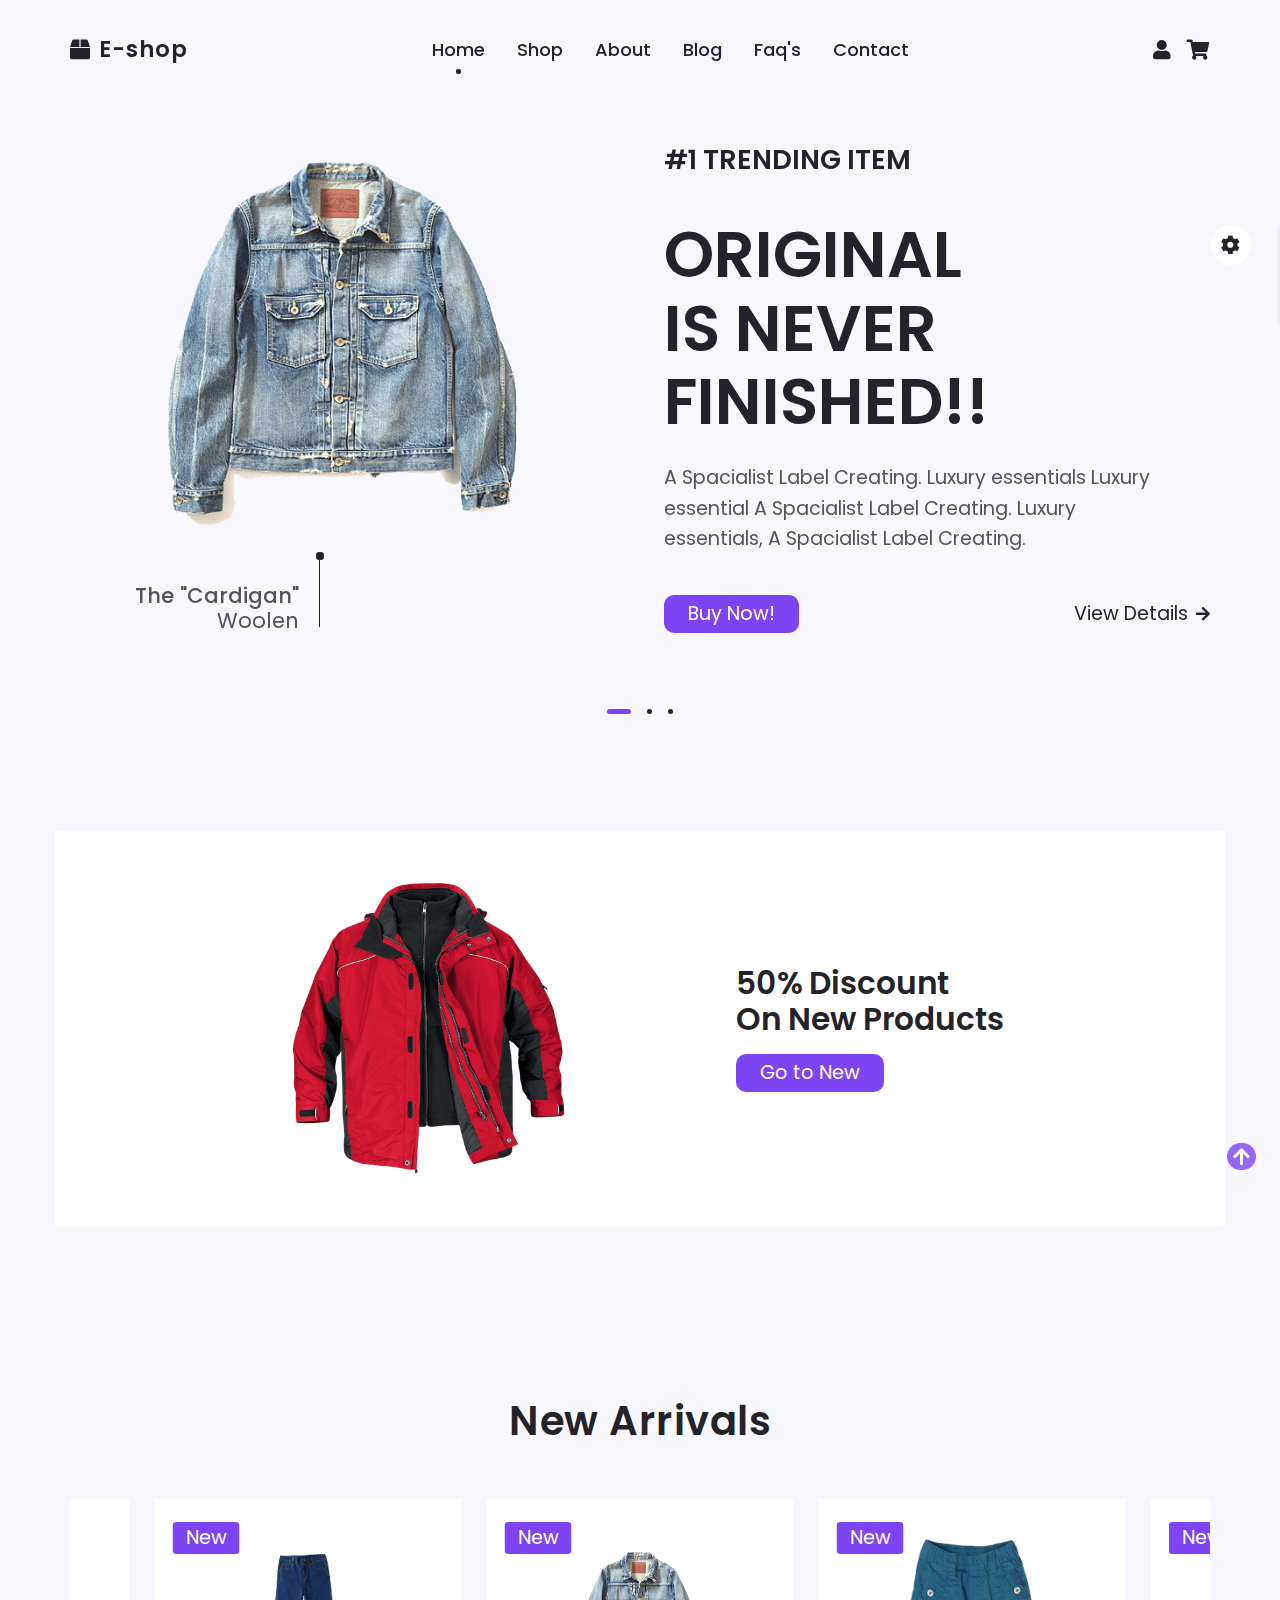
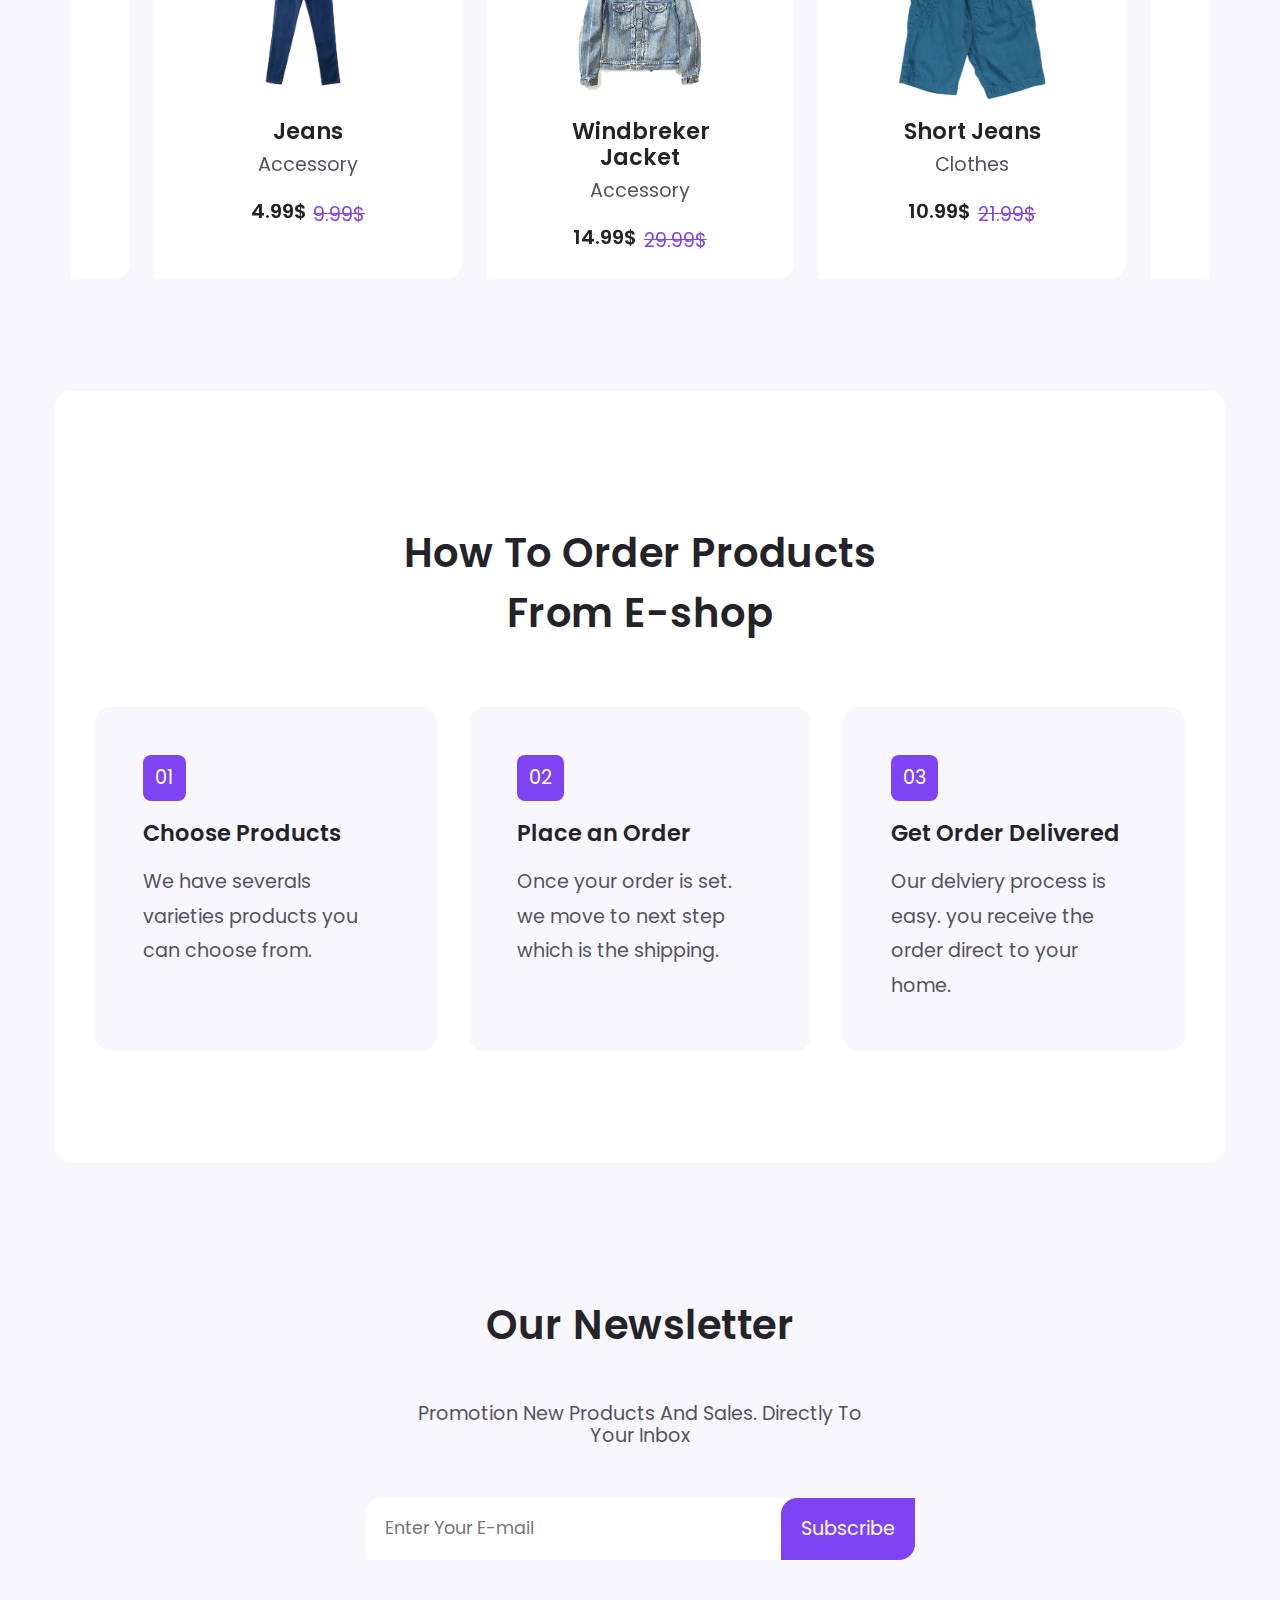
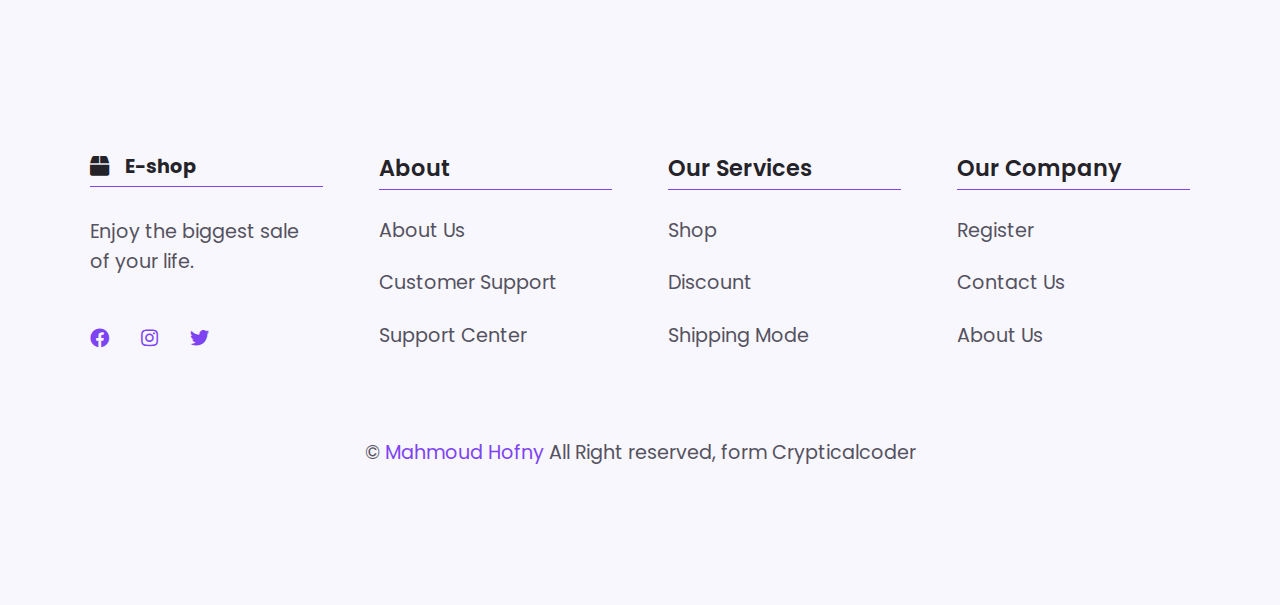
<file: index.html>
<!DOCTYPE html>
<html lang="en">

<head>
    <meta charset="UTF-8">
    <meta http-equiv="X-UA-Compatible" content="IE=edge">
    <meta name="viewport" content="width=device-width, initial-scale=1.0">
    <title>Hofny E-shop</title>
    <!-- Main Templet CSS File  -->
    <link rel="stylesheet" href="css/swiper-bundle.min.css" />
    <link rel="stylesheet" href="css/style.css" />

    <link rel="stylesheet" class="js-color-style" href="css/colors/color-2.css" />
    <!-- Render All Elements Normally  -->
    <link rel="stylesheet" href="css/normalize.css" />
    <!-- font awsome -->
    <link rel="stylesheet" href="css/all.min.css">
</head>

<body>
    <header class="header" id="header">
        <nav class="nav container">
            <a href="index.html" class="nav-logo">
                <i class="fas fa-box nav-logo-icon"></i>
                <p> E-shop</p>
            </a>
            <div class="nav-menu" id="nav-menu">
                <ul class="nav-items" id="nav-items">
                    <li class="item"><a class="nav-link active-link" href="index.html">Home</a></li>
                    <li class="item"><a class="nav-link" href="shop.html">Shop</a></li>
                    <li class="item"><a class="nav-link" href="about.html">About</a></li>
                    <li class="item"><a class="nav-link" href="blog.html">Blog</a></li>
                    <li class="item"><a class="nav-link" href="faq.html">Faq's</a></li>
                    <li class="item"><a class="nav-link" href="contact.html">Contact</a></li>
                </ul>
            </div>
            <div class="nav-btns">
                <div class="login-toggle" id="login-toggle">
                    <i class="fas fa-user"></i>
                </div>
                <div class="cart-shop" id="cart-shop">
                    <i class="fas fa-shopping-cart"></i>
                </div>
                <div class="nav-toggle" id="nav-toggle">
                    <i id="icon-toggel" class="fas fa-bars"></i>
                </div>
            </div>
        </nav>
    </header>
    <!-- #################### CART #################### -->
    <div class="cart" id="cart">
        <i class="fas fa-times cart-close" id="cart-close"></i>
        <h2 class="cart-title">My Cart</h2>
        <div class="cart-container">
            <article class="cart-card">
                <div class="cart-box">
                    <img class="cart-img" src="imgs/h.png" alt="">
                </div>
                <div class="cart-details">
                    <h3 class="cart-title-center">Cardigan Hoodie</h3>
                    <span class="cart-price">$15</span>
                    <div class="cart-amount">
                        <div class="cart-amount-content">
                            <span class="cart-amount-box">
                                <i class="fas fa-minus"></i>
                            </span>
                            <span class="card-amount-number">1</span>
                            <span class="cart-amount-box">
                                <i class="fas fa-plus"></i>
                            </span>
                        </div>
                        <i class="fas fa-trash cart-amount-trash"></i>
                    </div>
                </div>
            </article>
            <article class="cart-card">
                <div class="cart-box">
                    <img class="cart-img" src="imgs/Jacket2.png" alt="">
                </div>
                <div class="cart-details">
                    <h3 class="cart-title-center">Windbreak Hoodie</h3>
                    <span class="cart-price">$15</span>
                    <div class="cart-amount">
                        <div class="cart-amount-content">
                            <span class="cart-amount-box">
                                <i class="fas fa-minus"></i>
                            </span>
                            <span class="card-amount-number">1</span>
                            <span class="cart-amount-box">
                                <i class="fas fa-plus"></i>
                            </span>
                        </div>
                        <i class="fas fa-trash cart-amount-trash"></i>
                    </div>
                </div>
            </article>
            <article class="cart-card">
                <div class="cart-box">
                    <img class="cart-img" src="imgs/short.png" alt="">
                </div>
                <div class="cart-details">
                    <h3 class="cart-title-center">Short Jeans</h3>
                    <span class="cart-price">$11</span>
                    <div class="cart-amount">
                        <div class="cart-amount-content">
                            <span class="cart-amount-box">
                                <i class="fas fa-minus"></i>
                            </span>
                            <span class="card-amount-number">1</span>
                            <span class="cart-amount-box">
                                <i class="fas fa-plus"></i>
                            </span>
                        </div>
                        <i class="fas fa-trash cart-amount-trash"></i>
                    </div>
                </div>
            </article>
        </div>
        <div class="cart-prices">
            <div class="cart-prices-item">3 Items</div>
            <span class="cart-prices-total">$41</span>
        </div>
    </div>


    <!-- ################## END CART ################## -->

    <!-- ################# START LOGIN ################ -->

    <div class="login" id="login">
        <i class="fas fa-times login-close" id="login-close"></i>
        <h2 class="login-title">LOGIN</h2>
        <form action="" class="login-form grid">
            <!-- EMAIL -->
            <div class="login-content">
                <label class="login-label" for="">Email</label>
                <input type="email" class="login-input" id="e-mail">
            </div>
            <!-- PASSWORD -->
            <div class="login-content">
                <label class="login-label" for="">Password</label>
                <input type="password" class="login-input" id="pass">
            </div>
            <!-- BUTTON -->
            <div>
                <a class="login-btn button" href="">Sign In</a>
            </div>
            <div>
                <p class="signup">Not a member?
                    <a href="regisration.html">SignUp</a>
                </p>
            </div>
        </form>
    </div>

    <!-- ################## END LOGIN ################# -->

    <!-- ################## START HOME ################# -->

    <div id="home" class="home container">
        <div class="swiper home-swiper">
            <div class="swiper-wrapper">
                <!-- Swiper 1 -->
                <section class="swiper-slide">
                    <div class="home-content grid">
                        <div class="home-group">
                            <img class="home-img" src="imgs/Jacket2.png" alt="">
                            <div class="home-ind"></div>
                            <div class="home-img-details">
                                <h4 class="home-details-title">The "Cardigan"</h4>
                                <span class="home-details-subtitle">Woolen</span>
                            </div>
                        </div>
                        <div class="home-data">
                            <h3 class="home-subtitle">#1 TRENDING ITEM</h3>
                            <h1 class="home-title">ORIGINAL <br> IS NEVER <br> FINISHED!!</h1>
                            <p class="home-disc">A Spacialist Label Creating. Luxury essentials Luxury essential A Spacialist Label Creating. Luxury essentials, A Spacialist Label Creating.</p>
                            <div class="home-buttons">
                                <a href="details.html" class="button">Buy Now!</a>
                                <a href="details.html" class="button-link button-flex">View Details <i class="fas fa-arrow-right button-icon"></i></a>
                            </div>
                        </div>
                    </div>
                </section>
                <!-- Swiper 2 -->
                <section class="swiper-slide">
                    <div class="home-content grid">
                        <div class="home-group">
                            <img class="home-img" src="imgs/Jacket4.png" alt="">
                            <div class="home-ind"></div>
                            <div class="home-img-details">
                                <h4 class="home-details-title">Juqueey</h4>
                                <span class="home-details-subtitle">Ski Sweet</span>
                            </div>
                        </div>
                        <div class="home-data">
                            <h3 class="home-subtitle">#2 TOP BEST DUO</h3>
                            <h1 class="home-title">FALL <br> WINTER <br> 2022</h1>
                            <p class="home-disc">A Spacialist Label Creating. Luxury essentials Luxury essential A Spacialist Label Creating. Luxury essentials, A Spacialist Label Creating.</p>
                            <div class="home-buttons">
                                <a href="details.html" class="button">Buy Now!</a>
                                <a href="details.html" class="button-link button-flex">View Details <i class="fas fa-arrow-right button-icon"></i></a>
                            </div>
                        </div>
                    </div>
                </section>
                <!-- Swiper 3 -->
                <section class="swiper-slide">
                    <div class="home-content grid">
                        <div class="home-group">
                            <img class="home-img" src="imgs/Shirt.png" alt="">
                            <div class="home-ind"></div>
                            <div class="home-img-details">
                                <h4 class="home-details-title">JUREEY</h4>
                                <span class="home-details-subtitle">Zipper</span>
                            </div>
                        </div>
                        <div class="home-data">
                            <h3 class="home-subtitle">#3 TRINDING ITEM</h3>
                            <h1 class="home-title">SALE <span class="main-color"> 20%</span> <br> OFF ON <br> EVRYTHING</h1>
                            <p class="home-disc">A Spacialist Label Creating. Luxury essentials Luxury essential A Spacialist Label Creating. Luxury essentials, A Spacialist Label Creating.</p>
                            <div class="home-buttons">
                                <a href="details.html" class="button ">Buy Now!</a>
                                <a href="details.html" class="button-link button-flex">View Details <i class="fas fa-arrow-right button-icon"></i></a>
                            </div>
                        </div>
                    </div>
                </section>
            </div>
            <div class="swiper-pagination"> </div>
        </div>
    </div>

    <!-- ################## END HOME ################# -->

    <!-- ################## START DISCOUNT ################# -->
    <div class="discount section">
        <div class="discount-container container grid">
            <img class="discount-img" src="imgs/Jacket3.png" alt="discount img">

            <div class="discount-data">
                <h2 class="discount-title">50% Discount <br>On New Products</h2>
                <a class="button" href="#">Go to New</a>
            </div>
        </div>
    </div>
    <!-- ################## END DISCOUNT ################# -->
    <!-- ################## START NEW AV ################# -->

    <section class="new container section">
        <h2 class="section-title">New Arrivals</h2>
        <div class="new-container container">
            <div class="swiper new-swiper">
                <div class="swiper-wrapper">
                    <!-- NEW CONTENT 1 -->
                    <div class="new-content swiper-slide">
                        <div class="new-tag">New</div>
                        <img class="new-img" src="imgs/Jacket2.png" alt="New">
                        <h3 class="new-title">Windbreker Jacket</h3>
                        <span class="new-subtitle">Accessory</span>

                        <div class="new-prices">
                            <span class="new-price">14.99$</span>
                            <span class="new-discount">29.99$</span>
                        </div>

                        <a class="button new-button" href="details.html"><i class="fas fa-shopping-cart"></i></a>
                    </div>
                    <!-- NEW CONTENT 2 -->
                    <div class="new-content swiper-slide">
                        <div class="new-tag">New</div>
                        <img class="new-img" src="imgs/short.png" alt="New">
                        <h3 class="new-title">Short Jeans</h3>
                        <span class="new-subtitle">Clothes</span>

                        <div class="new-prices">
                            <span class="new-price">10.99$</span>
                            <span class="new-discount">21.99$</span>
                        </div>

                        <a class="button new-button" href="details.html"><i class="fas fa-shopping-cart"></i></a>
                    </div>
                    <!-- NEW CONTENT 3 -->
                    <div class="new-content swiper-slide">
                        <div class="new-tag">New</div>
                        <img class="new-img" src="imgs/Jacket3.png" alt="New">
                        <h3 class="new-title">Fur Jacket</h3>
                        <span class="new-subtitle">Accessory</span>

                        <div class="new-prices">
                            <span class="new-price">4.99$</span>
                            <span class="new-discount">9.99$</span>
                        </div>

                        <a class="button new-button" href="details.html"><i class="fas fa-shopping-cart"></i></a>
                    </div>
                    <!-- NEW CONTENT 4 -->
                    <div class="new-content swiper-slide">
                        <div class="new-tag">New</div>
                        <img class="new-img" src="imgs/h.png" alt="New">
                        <h3 class="new-title">Cardigan Hoodie </h3>
                        <span class="new-subtitle">Accessory</span>

                        <div class="new-prices">
                            <span class="new-price">14.99$</span>
                            <span class="new-discount">29.99$</span>
                        </div>

                        <a class="button new-button" href="details.html"><i class="fas fa-shopping-cart"></i></a>
                    </div>
                    <!-- NEW CONTENT 5 -->
                    <div class="new-content swiper-slide">
                        <div class="new-tag">New</div>
                        <img class="new-img" src="imgs/Jacket4.png" alt="New">
                        <h3 class="new-title">Air Jourden Zipper</h3>
                        <span class="new-subtitle">Clothes</span>

                        <div class="new-prices">
                            <span class="new-price">11.99$</span>
                            <span class="new-discount">21.99$</span>
                        </div>

                        <a class="button new-button" href="details.html"><i class="fas fa-shopping-cart"></i></a>
                    </div>
                    <!-- NEW CONTENT 6 -->
                    <div class="new-content swiper-slide">
                        <div class="new-tag">New</div>
                        <img class="new-img" src="imgs/jeans.png" alt="New">
                        <h3 class="new-title">Jeans</h3>
                        <span class="new-subtitle">Accessory</span>

                        <div class="new-prices">
                            <span class="new-price">4.99$</span>
                            <span class="new-discount">9.99$</span>
                        </div>

                        <a class="button new-button" href="details.html"><i class="fas fa-shopping-cart"></i></a>
                    </div>
                </div>
            </div>
        </div>
    </section>

    <!-- ################## END NEW AV ################# -->
    <!-- ################## END NEW AV ################# -->
    <div class="steps section container">

        <h2 class="section-title">How To Order Products <br>From E-shop</h2>
        <div class="steps-container grid">
            <div class="steps-box">
                <span class="number">01</span>
                <h3 class="steps-title">Choose Products</h3>
                <p class="steps-discription">
                    We have severals varieties products you can choose from.
                </p>
            </div>
            <div class="steps-box">
                <span class="number">02</span>
                <h3 class="steps-title">Place an Order</h3>
                <p class="steps-discription">
                    Once your order is set. we move to next step which is the shipping.
                </p>
            </div>
            <div class="steps-box">
                <span class="number">03</span>
                <h3 class="steps-title">Get Order Delivered</h3>
                <p class="steps-discription">
                    Our delviery process is easy. you receive the order direct to your home.
                </p>
            </div>
        </div>

    </div>


    <!-- ################## END STEPS ################# -->

    <!-- ################# START NEWSLETTER ########### -->

    <div class="newsletter section">
        <div class="newsletter-container container">
            <h2 class="section-title">Our Newsletter</h2>
            <p class="newsletter-discription">Promotion New Products And Sales. Directly To Your Inbox </p>

            <form class="newsletter-form" action="#">
                <input class="newsletter-input" placeholder="Enter Your E-mail" type="email" name="newsletter">
                <button class="button">Subscribe</button>
            </form>
        </div>
    </div>

    <!-- ################## END NEWSLETTER ############ -->


    <!-- ################## START FOOTER ############ -->
    <footer class="footer section">
        <div class="footer-container container grid">
            <!-- FOOTER CONTENT 1 -->
            <div class="footer-content">
                <a href="index.html" class="footer-logo">
                    <i class="fas fa-box footer-logo-icon"></i>
                    <p> E-shop</p>
                </a>

                <p class="footer-discription">Enjoy the biggest sale <br> of your life.</p>
                <div class="footer-social">
                    <a class="footer-social-link" href="https://www.facebook.com/mahmoudhofnyy"><i class="fab fa-facebook"></i></a>
                    <a class="footer-social-link" href="https://www.instagram.com/mahmoudhofnyy"><i class="fab fa-instagram"></i></a>
                    <a class="footer-social-link" href="https://www.twitter.com/mahmoudhofnyy"><i class="fab fa-twitter"></i></a>
                </div>
            </div>
            <!-- FOOTER CONTENT 2 -->
            <div class="footer-content">
                <h3 class="footer-title">About</h3>
                <ul class="footer-links">
                    <li><a class="footer-link" href="about.html">About Us</a></li>
                    <li><a class="footer-link" href="">Customer Support</a></li>
                    <li><a class="footer-link" href="">Support Center</a></li>
                </ul>
            </div>
            <!-- FOOTER CONTENT 3 -->
            <div class="footer-content">
                <h3 class="footer-title">Our Services</h3>
                <ul class="footer-links">
                    <li><a class="footer-link" href="shop.html">Shop</a></li>
                    <li><a class="footer-link" href="">Discount</a> </li>
                    <li><a class="footer-link" href="">Shipping Mode</a></li>
                </ul>
            </div>
            <!-- FOOTER CONTENT 4 -->
            <div class="footer-content">
                <h3 class="footer-title">Our Company</h3>

                <ul class="footer-links">
                    <li><a class="footer-link" href="">Register</a></li>
                    <li><a class="footer-link" href="">Contact Us</a></li>
                    <li><a class="footer-link" href="about.html">About Us</a></li>
                </ul>
            </div>
        </div>
        <span class="footer-copy">&#169; <span class="main-color">Mahmoud Hofny</span> All Right reserved, form Crypticalcoder </span>
    </footer>
    <!-- ################## END FOOTER ############ -->


    <!-- ################## START SCROLL UP ############ -->
    <a class="scroll-up" id="scroll-up" href="#">
        <i class="fas fa-arrow-up"></i>
    </a>
    <!-- ################## END SCROLL UP ############ -->



    <!-- ################## START STYLE SWITCHER  ############ -->

    <div class="style-switcher">
        <div class="style-switcher-toggler s-icon">
            <i class="fas fa-cog fa-spin"></i>

        </div>
        <h4>Theme Colors</h4>

        <div class="themes-colors js-theme-colors">
            <button type="button" data-js-themes-color="color-1" class="js-theme-color-item themes-button color-1">
                <i class="fas fa-check"></i>
            </button>
            <button type="button" data-js-themes-color="color-2" class="js-theme-color-item themes-button color-2">
                <i class="fas fa-check"></i>
            </button>
            <button type="button" data-js-themes-color="color-3" class="js-theme-color-item themes-button color-3">
                <i class="fas fa-check"></i>
            </button>
            <button type="button" data-js-themes-color="color-4" class="js-theme-color-item themes-button color-4">
                <i class="fas fa-check"></i>
            </button>
            <button type="button" data-js-themes-color="color-5" class="js-theme-color-item themes-button color-5">
                <i class="fas fa-check"></i>
            </button>
        </div>
    </div>

    <!-- ################## END STYLE SWITCHER  ############ -->

    <script src="js/swiper-bundle.min.js"></script>
    <script src="js/main.js"></script>
</body>

</html>
</file>
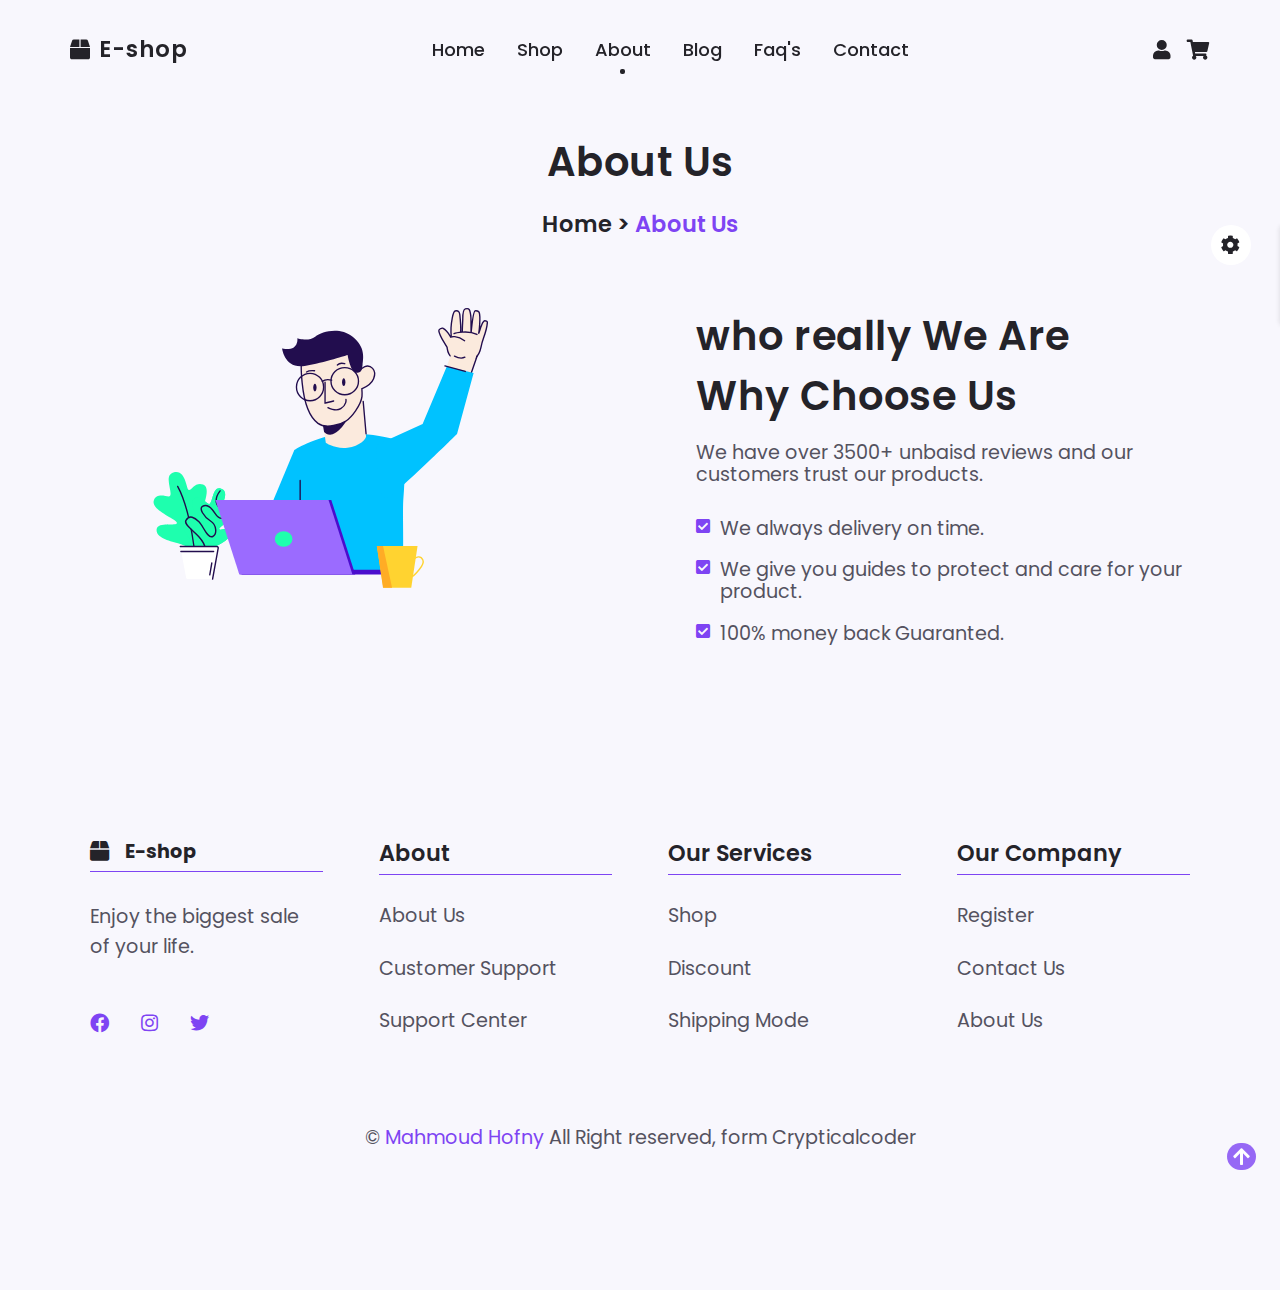
<file: about.html>
<!DOCTYPE html>
<html lang="en">

<head>
    <meta charset="UTF-8">
    <meta http-equiv="X-UA-Compatible" content="IE=edge">
    <meta name="viewport" content="width=device-width, initial-scale=1.0">
    <title>Hofny E-shop</title>
    <!-- Main Templet CSS File  -->
    <link rel="stylesheet" href="css/swiper-bundle.min.css" />
    <link rel="stylesheet" class="js-color-style" href="css/colors/color-2.css" />
    <link rel="stylesheet" href="css/style.css" />
    <!-- Render All Elements Normally  -->
    <link rel="stylesheet" href="css/normalize.css" />
    <!-- font awsome -->
    <link rel="stylesheet" href="css/all.min.css">
</head>

<body>
    <header class="header" id="header">
        <nav class="nav container">
            <a href="index.html" class="nav-logo">
                <i class="fas fa-box nav-logo-icon"></i>
                <p> E-shop</p>
            </a>
            <div class="nav-menu" id="nav-menu">
                <ul class="nav-items" id="nav-items">
                    <li class="item"><a class="nav-link" href="index.html">Home</a></li>
                    <li class="item"><a class="nav-link" href="shop.html">Shop</a></li>
                    <li class="item"><a class="nav-link active-link" href="about.html">About</a></li>
                    <li class="item"><a class="nav-link" href="blog.html">Blog</a></li>
                    <li class="item"><a class="nav-link" href="faq.html">Faq's</a></li>
                    <li class="item"><a class="nav-link" href="contact.html">Contact</a></li>
                </ul>
            </div>
            <div class="nav-btns">
                <div class="login-toggle" id="login-toggle">
                    <i class="fas fa-user"></i>
                </div>
                <div class="cart-shop" id="cart-shop">
                    <i class="fas fa-shopping-cart"></i>
                </div>
                <div class="nav-toggle" id="nav-toggle">
                    <i id="icon-toggel" class="fas fa-bars"></i>
                </div>
            </div>
        </nav>
    </header>
    <!-- #################### CART #################### -->
    <div class="cart" id="cart">
        <i class="fas fa-times cart-close" id="cart-close"></i>
        <h2 class="cart-title">My Cart</h2>
        <div class="cart-container">
            <article class="cart-card">
                <div class="cart-box">
                    <img class="cart-img" src="imgs/h.png" alt="">
                </div>
                <div class="cart-details">
                    <h3 class="cart-title-center">Cardigan Hoodie</h3>
                    <span class="cart-price">$15</span>
                    <div class="cart-amount">
                        <div class="cart-amount-content">
                            <span class="cart-amount-box">
                                <i class="fas fa-minus"></i>
                            </span>
                            <span class="card-amount-number">1</span>
                            <span class="cart-amount-box">
                                <i class="fas fa-plus"></i>
                            </span>
                        </div>
                        <i class="fas fa-trash cart-amount-trash"></i>
                    </div>
                </div>
            </article>
            <article class="cart-card">
                <div class="cart-box">
                    <img class="cart-img" src="imgs/Jacket2.png" alt="">
                </div>
                <div class="cart-details">
                    <h3 class="cart-title-center">Windbreak Hoodie</h3>
                    <span class="cart-price">$15</span>
                    <div class="cart-amount">
                        <div class="cart-amount-content">
                            <span class="cart-amount-box">
                                <i class="fas fa-minus"></i>
                            </span>
                            <span class="card-amount-number">1</span>
                            <span class="cart-amount-box">
                                <i class="fas fa-plus"></i>
                            </span>
                        </div>
                        <i class="fas fa-trash cart-amount-trash"></i>
                    </div>
                </div>
            </article>
            <article class="cart-card">
                <div class="cart-box">
                    <img class="cart-img" src="imgs/short.png" alt="">
                </div>
                <div class="cart-details">
                    <h3 class="cart-title-center">Short Jeans</h3>
                    <span class="cart-price">$11</span>
                    <div class="cart-amount">
                        <div class="cart-amount-content">
                            <span class="cart-amount-box">
                                <i class="fas fa-minus"></i>
                            </span>
                            <span class="card-amount-number">1</span>
                            <span class="cart-amount-box">
                                <i class="fas fa-plus"></i>
                            </span>
                        </div>
                        <i class="fas fa-trash cart-amount-trash"></i>
                    </div>
                </div>
            </article>
        </div>
        <div class="cart-prices">
            <div class="cart-prices-item">3 Items</div>
            <span class="cart-prices-total">$41</span>
        </div>
    </div>


    <!-- ################## END CART ################## -->

    <!-- ################# START LOGIN ################ -->

    <div class="login" id="login">
        <i class="fas fa-times login-close" id="login-close"></i>
        <h2 class="login-title">LOGIN</h2>
        <form action="" class="login-form grid">
            <!-- EMAIL -->
            <div class="login-content">
                <label class="login-label" for="">Email</label>
                <input type="email" class="login-input" id="e-mail">
            </div>
            <!-- PASSWORD -->
            <div class="login-content">
                <label class="login-label" for="">Password</label>
                <input type="password" class="login-input" id="pass">
            </div>
            <!-- BUTTON -->
            <div>
                <a class="login-btn button" href="">Sign In</a>
            </div>
            <div>
                <p class="signup">Not a member?
                    <a href="regisration.html">SignUp</a>
                </p>
            </div>
        </form>
    </div>

    <!-- ################## END LOGIN ################# -->




    <!-- ################## Start About ################# -->
    <div class="main">
        <section class="about section container">
            <h2 class="bearcrumb-title">About Us</h2>
            <h3 class="bearcrumb-subtitle">Home > <span class="main-color">About Us</span> </h3>
            <div class="about-container grid">
                <img class="about-img" src="imgs/about.svg" alt="">
                <div class="about-data">
                    <div class="about-head">
                        <h2 class="about-title section-title">
                            who really We Are <br> Why Choose Us
                        </h2>
                        <p class="about-main-description">
                            We have over 3500+ unbaisd reviews and our customers trust our products.
                        </p>
                    </div>
                    <div class="about-details grid">
                        <p class="about-description">
                            <i class="fas fa-check-square"></i> We always delivery on time.
                        </p>
                        <p class="about-description">
                            <i class="fas fa-check-square"></i> We give you guides to protect and care for your product.
                        </p>
                        <p class="about-description">
                            <i class="fas fa-check-square"></i> 100% money back Guaranted.
                        </p>
                    </div>
                </div>

            </div>
        </section>
    </div>


    <!-- ################## End about ################# -->





    <!-- ################## START FOOTER ############ -->
    <footer class="footer section">
        <div class="footer-container container grid">
            <!-- FOOTER CONTENT 1 -->
            <div class="footer-content">
                <a href="index.html" class="footer-logo">
                    <i class="fas fa-box footer-logo-icon"></i>
                    <p> E-shop</p>
                </a>

                <p class="footer-discription">Enjoy the biggest sale <br> of your life.</p>
                <div class="footer-social">
                    <a class="footer-social-link" href="https://www.facebook.com/mahmoudhofnyy"><i class="fab fa-facebook"></i></a>
                    <a class="footer-social-link" href="https://www.instagram.com/mahmoudhofnyy"><i class="fab fa-instagram"></i></a>
                    <a class="footer-social-link" href="https://www.twitter.com/mahmoudhofnyy"><i class="fab fa-twitter"></i></a>
                </div>
            </div>
            <!-- FOOTER CONTENT 2 -->
            <div class="footer-content">
                <h3 class="footer-title">About</h3>
                <ul class="footer-links">
                    <li><a class="footer-link" href="about.html">About Us</a></li>
                    <li><a class="footer-link" href="">Customer Support</a></li>
                    <li><a class="footer-link" href="">Support Center</a></li>
                </ul>
            </div>
            <!-- FOOTER CONTENT 3 -->
            <div class="footer-content">
                <h3 class="footer-title">Our Services</h3>
                <ul class="footer-links">
                    <li><a class="footer-link" href="">Shop</a></li>
                    <li><a class="footer-link" href="">Discount</a> </li>
                    <li><a class="footer-link" href="">Shipping Mode</a></li>
                </ul>
            </div>
            <!-- FOOTER CONTENT 4 -->
            <div class="footer-content">
                <h3 class="footer-title">Our Company</h3>

                <ul class="footer-links">
                    <li><a class="footer-link" href="">Register</a></li>
                    <li><a class="footer-link" href="">Contact Us</a></li>
                    <li><a class="footer-link" href="about.html">About Us</a></li>
                </ul>
            </div>
        </div>
        <span class="footer-copy">&#169; <span class="main-color">Mahmoud Hofny</span> All Right reserved, form Crypticalcoder </span>
    </footer>
    <!-- ################## END FOOTER ############ -->


    <!-- ################## SCROLL UP ############ -->
    <a class="scroll-up" id="scroll-up" href="#"><i class="fas fa-arrow-up"></i></a>

    <!-- ################## START STYLE SWITCHER  ############ -->

    <div class="style-switcher">
        <div class="style-switcher-toggler s-icon">
            <i class="fas fa-cog fa-spin"></i>

        </div>
        <h4>Theme Colors</h4>

        <div class="themes-colors js-theme-colors">
            <button type="button" data-js-themes-color="color-1" class="js-theme-color-item themes-button color-1">
                <i class="fas fa-check"></i>
            </button>
            <button type="button" data-js-themes-color="color-2" class="js-theme-color-item themes-button color-2">
                <i class="fas fa-check"></i>
            </button>
            <button type="button" data-js-themes-color="color-3" class="js-theme-color-item themes-button color-3">
                <i class="fas fa-check"></i>
            </button>
            <button type="button" data-js-themes-color="color-4" class="js-theme-color-item themes-button color-4">
                <i class="fas fa-check"></i>
            </button>
            <button type="button" data-js-themes-color="color-5" class="js-theme-color-item themes-button color-5">
                <i class="fas fa-check"></i>
            </button>
        </div>
    </div>

    <!-- ################## END STYLE SWITCHER  ############ -->
    <script src="js/swiper-bundle.min.js"></script>
    <script src="js/main.js"></script>
</body>

</html>
</file>
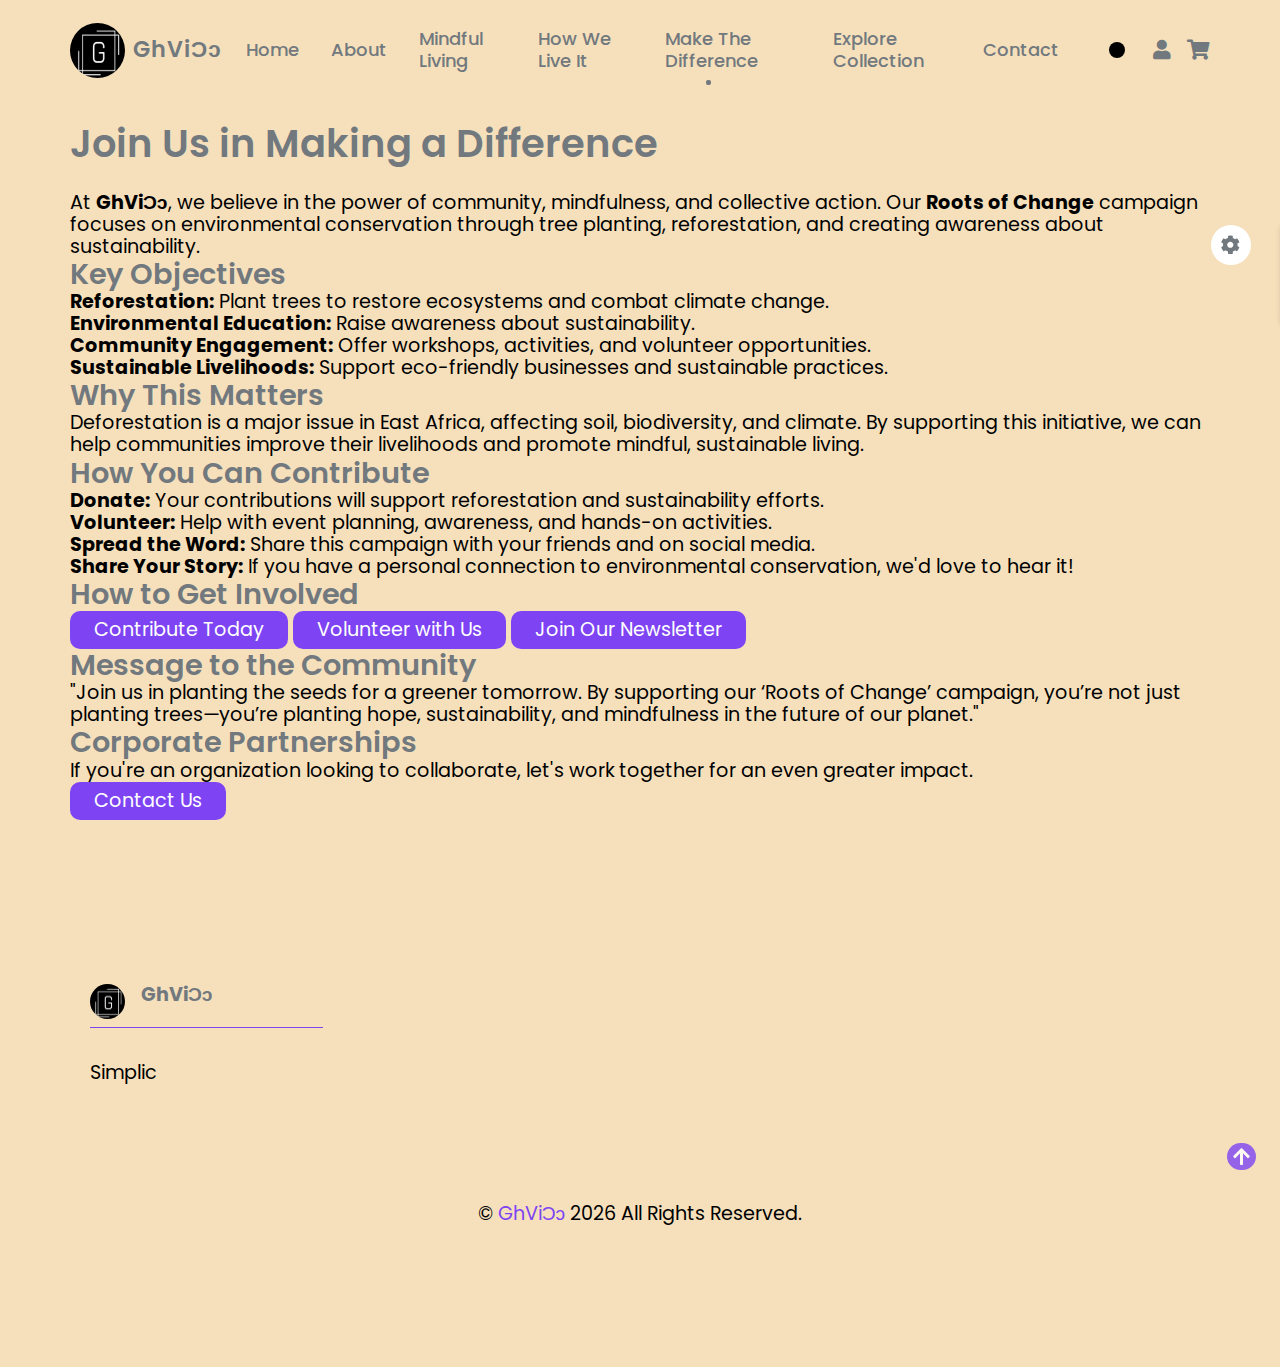
<file: activities.html>
<!DOCTYPE html>
<html lang="en">

<head>
    <meta charset="UTF-8">
    <meta name="viewport" content="width=device-width, initial-scale=1.0">
    <title>Activities</title>
    <link rel="icon" type="image/png" href="imgs/logo.png">
    <!-- Main Templet CSS File  -->
    <link rel="stylesheet" href="css/swiper-bundle.min.css" />
    <link rel="stylesheet" href="css/style.css" />

    <link rel="stylesheet" class="js-color-style" href="css/colors/color-2.css" />
    <!-- Render All Elements Normally  -->
    <link rel="stylesheet" href="css/normalize.css" />
    <!-- font awsome -->
    <link rel="stylesheet" href="css/all.min.css">
    <link rel="icon" type="image/png" href="imgs/logo.png">
    <link rel="stylesheet" href="css/button.css" />
    <style>
         :root {
            --bg-color: #F6E0BC;
            --text-color: #000000;
            --title-color: #72797e;
        }
        
        .dark-mode {
            --bg-color: #121212;
            --text-color: #72797e;
            --title-color: #72797e;
        }
        
        body {
            background-color: var(--bg-color);
            color: var(--text-color);
            transition: background 0.3s, color 0.3s;
        }
        
        .header {
            background-color: var(--bg-color);
            color: var(--text-color);
            transition: background 0.3s, color 0.3s;
        }
        
        .main {
            background-color: var(--bg-color);
            color: var(--text-color);
            transition: background 0.3s, color 0.3s;
        }
        /* Default Light Mode Styles */
        
        .shop-content {
            background: #ffffff;
            /* Light mode background */
            color: #000000;
            /* Light mode text color */
            transition: background 0.3s, color 0.3s;
        }
        /* Dark Mode Styles */
        
        .dark-mode .shop-content {
            background: #222222;
            /* Dark mode background */
            color: #ffffff;
            /* Dark mode text color */
        }
        /* Ensure links and buttons are visible in dark mode */
        
        .dark-mode .read-more {
            color: #00bcd4;
            /* Light blue for contrast */
        }
    </style>
</head>

<body>
    <header class="header" id="header">
        <nav class="nav container">
            <a href="index.html" class="nav-logo">
                <img src="imgs/logo.png" class="gh" alt="" style="height: 55px;width: 55px; border-radius: 50%;">
                <!-- <i rel="icon" type="image/png" href="imgs/logo.png"></i> -->
                <!-- <i class="fas fa-box nav-logo-icon"></i> -->
                <!-- <p> E-shop</p> -->
                <p> GhViƆɔ</p>
            </a>
            <div class="nav-menu" id="nav-menu">
                <ul class="nav-items" id="nav-items">
                    <li class="item"><a class="nav-link " href="index.html">Home</a></li>
                    <li class="item"><a class="nav-link" href="about.html">About</a></li>
                    <li class="item"><a class="nav-link " href="blog.html">Mindful Living</a></li>
                    <li class="item"><a class="nav-link" href="faq.html">How We Live It</a></li>
                    <li class="item"><a class="nav-link active-link" href="activities.html">Make The Difference</a></li>
                    <li class="item"><a class="nav-link " href="shop.html"> Explore Collection</a></li>
                    <li class="item"><a class="nav-link" href="contact.html">Contact</a></li>

                    <!-- <button id="theme-toggle" style="background-color: transparent;">Mode </button> -->
                </ul>

            </div>

            <div class="nav-btns">
                <label class="switch">
                    <input type="checkbox" id="theme-toggle">
                    <span class="slider round"></span>
                  </label>
                <div class="login-toggle" id="login-toggle">
                    <i class="fas fa-user"></i>
                </div>
                <div class="cart-shop" id="cart-shop">
                    <i class="fas fa-shopping-cart"></i>
                </div>
                <div class="nav-toggle" id="nav-toggle">
                    <i id="icon-toggel" class="fas fa-bars"></i>
                </div>
            </div>
        </nav>
        <!-- <button id="theme-toggle">🌙 </button> -->
    </header>
    <!-- #################### CART #################### -->
    <div class="cart" id="cart">
        <i class="fas fa-times cart-close" id="cart-close"></i>
        <h2 class="cart-title">My Cart</h2>
        <div class="cart-container">
            <article class="cart-card">
                <div class="cart-box">
                    <img class="cart-img" src="imgs/h.png" alt="">
                </div>
                <div class="cart-details">
                    <!-- <h3 class="cart-title-center">Cardigan Hoodie</h3>
                    <span class="cart-price">$15</span>
                    <div class="cart-amount">
                        <div class="cart-amount-content">
                            <span class="cart-amount-box">
                                <i class="fas fa-minus"></i>
                            </span>
                            <span class="card-amount-number">1</span>
                            <span class="cart-amount-box">
                                <i class="fas fa-plus"></i>
                            </span>
                        </div>
                        <i class="fas fa-trash cart-amount-trash"></i>
                    </div> -->
                </div>
            </article>
            <article class="cart-card">
                <div class="cart-box">
                    <!-- <img class="cart-img" src="imgs/Jacket2.png" alt=""> -->
                </div>
                <div class="cart-details">
                    <!-- <h3 class="cart-title-center">Windbreak Hoodie</h3>
                    <span class="cart-price">$15</span>
                    <div class="cart-amount">
                        <div class="cart-amount-content">
                            <span class="cart-amount-box">
                                <i class="fas fa-minus"></i>
                            </span>
                            <span class="card-amount-number">1</span>
                            <span class="cart-amount-box">
                                <i class="fas fa-plus"></i>
                            </span>
                        </div>
                        <i class="fas fa-trash cart-amount-trash"></i>
                    </div> -->
                </div>
            </article>
            <article class="cart-card">
                <div class="cart-box">
                    <!-- <img class="cart-img" src="imgs/short.png" alt=""> -->
                </div>
                <div class="cart-details">
                    <!-- <h3 class="cart-title-center">Short Jeans</h3>
                    <span class="cart-price">$11</span>
                    <div class="cart-amount">
                        <div class="cart-amount-content">
                            <span class="cart-amount-box">
                                <i class="fas fa-minus"></i>
                            </span>
                            <span class="card-amount-number">1</span>
                            <span class="cart-amount-box">
                                <i class="fas fa-plus"></i>
                            </span>
                        </div> -->
                    <i class="fas fa-trash cart-amount-trash"></i>
                </div>
        </div>
        </article>
    </div>
    <div class="cart-prices">
        <!-- <div class="cart-prices-item">3 Items</div>
            <span class="cart-prices-total">$41</span> -->
    </div>
    </div>


    <!-- ################## END CART ################## -->

    <!-- ################# START LOGIN ################ -->

    <div class="login" id="login">
        <i class="fas fa-times login-close" id="login-close"></i>
        <h2 class="login-title">LOGIN</h2>
        <form action="" class="login-form grid">
            <!-- EMAIL -->
            <div class="login-content">
                <label class="login-label" for="">Email</label>
                <input type="email" class="login-input" id="e-mail">
            </div>
            <!-- PASSWORD -->
            <div class="login-content">
                <label class="login-label" for="">Password</label>
                <input type="password" class="login-input" id="pass">
            </div>
            <!-- BUTTON -->
            <div>
                <a class="login-btn button" href="">Sign In</a>
            </div>
            <div>
                <p class="signup">Not a member?
                    <a href="regisration.html">SignUp</a>
                </p>
            </div>
        </form>

    </div>

    <!-- ################## END LOGIN ################# -->
    <div class="container">
        <h1>Join Us in Making a Difference</h1>
        <p>At <strong>GhViƆɔ</strong>, we believe in the power of community, mindfulness, and collective action. Our <strong>Roots of Change</strong> campaign focuses on environmental conservation through tree planting, reforestation, and creating awareness
            about sustainability.</p>

        <h2>Key Objectives</h2>
        <ul>
            <li><strong>Reforestation:</strong> Plant trees to restore ecosystems and combat climate change.</li>
            <li><strong>Environmental Education:</strong> Raise awareness about sustainability.</li>
            <li><strong>Community Engagement:</strong> Offer workshops, activities, and volunteer opportunities.</li>
            <li><strong>Sustainable Livelihoods:</strong> Support eco-friendly businesses and sustainable practices.</li>
        </ul>

        <h2>Why This Matters</h2>
        <p>Deforestation is a major issue in East Africa, affecting soil, biodiversity, and climate. By supporting this initiative, we can help communities improve their livelihoods and promote mindful, sustainable living.</p>

        <h2>How You Can Contribute</h2>
        <ul>
            <li><strong>Donate:</strong> Your contributions will support reforestation and sustainability efforts.</li>
            <li><strong>Volunteer:</strong> Help with event planning, awareness, and hands-on activities.</li>
            <li><strong>Spread the Word:</strong> Share this campaign with your friends and on social media.</li>
            <li><strong>Share Your Story:</strong> If you have a personal connection to environmental conservation, we'd love to hear it!</li>
        </ul>

        <h2>How to Get Involved</h2>
        <a href="#donate" class="button">Contribute Today</a>
        <a href="#volunteer" class="button">Volunteer with Us</a>
        <a href="#newsletter" class="button">Join Our Newsletter</a>

        <h2>Message to the Community</h2>
        <blockquote>
            "Join us in planting the seeds for a greener tomorrow. By supporting our ‘Roots of Change’ campaign, you’re not just planting trees—you’re planting hope, sustainability, and mindfulness in the future of our planet."
        </blockquote>

        <h2>Corporate Partnerships</h2>
        <p>If you're an organization looking to collaborate, let's work together for an even greater impact.</p>
        <a href="contact.html" class="button">Contact Us</a>
    </div>
    <!-- ################## START FOOTER ############ -->
    <footer class="footer section">
        <div class="footer-container container grid">
            <!-- FOOTER CONTENT 1 -->
            <div class="footer-content">
                <a href="index.html" class="footer-logo">
                    <!-- <i class="fas fa-box footer-logo-icon"></i> -->
                    <img src="imgs/logo.png" class="gh" alt=" " style="height: 35px;width: 35px; border-radius: 50%; ">
                    <p> GhViƆɔ </p>

                </a>

                <!-- <p class="footer-discription ">Simplicity & Sustainability.</p> -->
                <p class="footer-discription " id="demo"></p>
                <!-- <div class="footer-social " style="visibility:hidden;">
                    <a class="footer-social-link " href="https://www.facebook.com/mahmoudhofnyy "><i class="fab fa-facebook "></i></a>
                    <a class="footer-social-link " href="https://www.instagram.com/mahmoudhofnyy "><i class="fab fa-instagram "></i></a>
                    <a class="footer-social-link " href="https://www.twitter.com/mahmoudhofnyy "><i class="fab fa-twitter "></i></a>
                </div> -->
            </div>
            <!-- FOOTER CONTENT 2 -->
            <!-- <div class="footer-content " style="visibility:hidden;">
                <h3 class="footer-title "></h3>
                <ul class="footer-links ">
                    <li>
                        <a class="footer-link " href="about.html "></a>
                    </li>
                    <li>
                        <a class="footer-link " href=" "></a>
                    </li>
                    <li>
                        <a class="footer-link " href=" "></a>
                    </li>
                </ul>
            </div> -->
            <!-- <div class="footer-content " style="visibility:hidden;">
                <h3 class="footer-title ">About</h3>
                <ul class="footer-links ">
                    <li><a class="footer-link " href="about.html ">About Us</a></li>
                    <li><a class="footer-link " href=" ">Customer Support</a></li>
                    <li><a class="footer-link " href=" ">Support Center</a></li>
                </ul>
            </div> -->



            <!-- <div class="footer-content " style="visibility:hidden;">
                <h3 class="footer-title "></h3>
                <ul class="footer-links ">
                    <li>
                        <a class="footer-link " href="about.html "></a>
                    </li>
                    <li>
                        <a class="footer-link " href=" "></a>
                    </li>
                    <li>
                        <a class="footer-link " href=" "></a>
                    </li>
                </ul>
            </div> -->

            <!-- <div class="footer-content " style="visibility:hidden;">
                <h3 class="footer-title "></h3>
                <ul class="footer-links ">
                    <li>
                        <a class="footer-link " href="about.html "></a>
                    </li>
                    <li>
                        <a class="footer-link " href=" "></a>
                    </li>
                    <li>
                        <a class="footer-link " href=" "></a>
                    </li>
                </ul>
            </div> -->
            <!-- <div class="footer-content " style="visibility:hidden;">
                <h3 class="footer-title ">dfd</h3>
                <ul class="footer-links ">
                    <li><a class="footer-link " href="about.html ">dfd</a></li>
                    <li><a class="footer-link " href=" ">dfd</a></li>
                    <li><a class="footer-link " href=" ">dfd</a></li>
                </ul>
            </div> -->


            <!-- FOOTER CONTENT 3 -->
            <!--             <div class="footer-content ">
                <h3 class="footer-title ">Our Services</h3>
                <ul class="footer-links ">
                    <li><a class="footer-link " href="shop.html ">Shop</a></li>
                    <li><a class="footer-link " href=" ">Discount</a> </li>
                    <li><a class="footer-link " href=" ">Shipping Mode</a></li>
                </ul>
            </div> -->

        </div>
        <!-- <span class="footer-copy ">&#169; <span class="main-color ">GhViƆɔ</span> All Right reserved. </span> -->

        <span class="footer-copy ">&#169; <span class="main-color ">GhViƆɔ</span> <span id="year "></span> All Rights Reserved. </span>
        <script>
            document.getElementById("year ").textContent = new Date().getFullYear();
        </script>
    </footer>
    <!-- ################## END FOOTER ############ -->


    <!-- ################## START SCROLL UP ############ -->
    <a class="scroll-up " id="scroll-up " href="# ">
        <i class="fas fa-arrow-up "></i>
    </a>
    <!-- ################## END SCROLL UP ############ -->



    <!-- ################## START STYLE SWITCHER  ############ -->

    <div class="style-switcher ">
        <div class="style-switcher-toggler s-icon ">
            <i class="fas fa-cog fa-spin "></i>

        </div>
        <h4>Theme Colors</h4>

        <div class="themes-colors js-theme-colors">
            <button type="button " data-js-themes-color="color-1" class="js-theme-color-item themes-button color-1">
            <i class="fas fa-check"></i>
        </button>
            <button type="button " data-js-themes-color="color-2" class="js-theme-color-item themes-button color-2">
            <i class=" fas fa-check"></i>
        </button>
            <button type="button " data-js-themes-color="color-3" class="js-theme-color-item themes-button color-3">
            <i class="fas fa-check"></i>
        </button>
            <!-- <button type="button " data-js-themes-color="color-4" class="js-theme-color-item themes-button color-4">
            <i class="fas fa-check"></i>
        </button>
        <button type="button " data-js-themes-color="color-5" class="js-theme-color-item themes-button color-5">
            <i class="fas fa-check"></i>
        </button> -->

            <!-- <button type="button " data-js-themes-color="color-6 " class="js-theme-color-item themes-button color-6 ">
            <i class="fas fa-check "></i>
        </button> -->

        </div>
    </div>

    <!-- ################## END STYLE SWITCHER  ############ -->
    <!-- autotypying script -->
    <script>
        const text = "Simplicity & Sustainability. ";
        let index = 0;
        const speed = 100; // Typing speed in ms
        const delayBeforeRestart = 1500; // Wait time before restarting

        function type() {
            if (index < text.length) {
                document.getElementById("demo").textContent += text.charAt(index);
                index++;
                setTimeout(type, speed);
            } else {
                setTimeout(() => {
                    document.getElementById("demo").textContent = " "; // Clear text
                    index = 0; // Reset index
                    type(); // Restart typing
                }, delayBeforeRestart);
            }
        }

        window.onload = type;
    </script>

    <script src="js/dark.js "></script>

    <script src="js/swiper-bundle.min.js "></script>
    <script src="js/main.js "></script>

    <script src="https://code.jquery.com/jquery-3.3.1.js "></script>
</body>

</html>
</file>
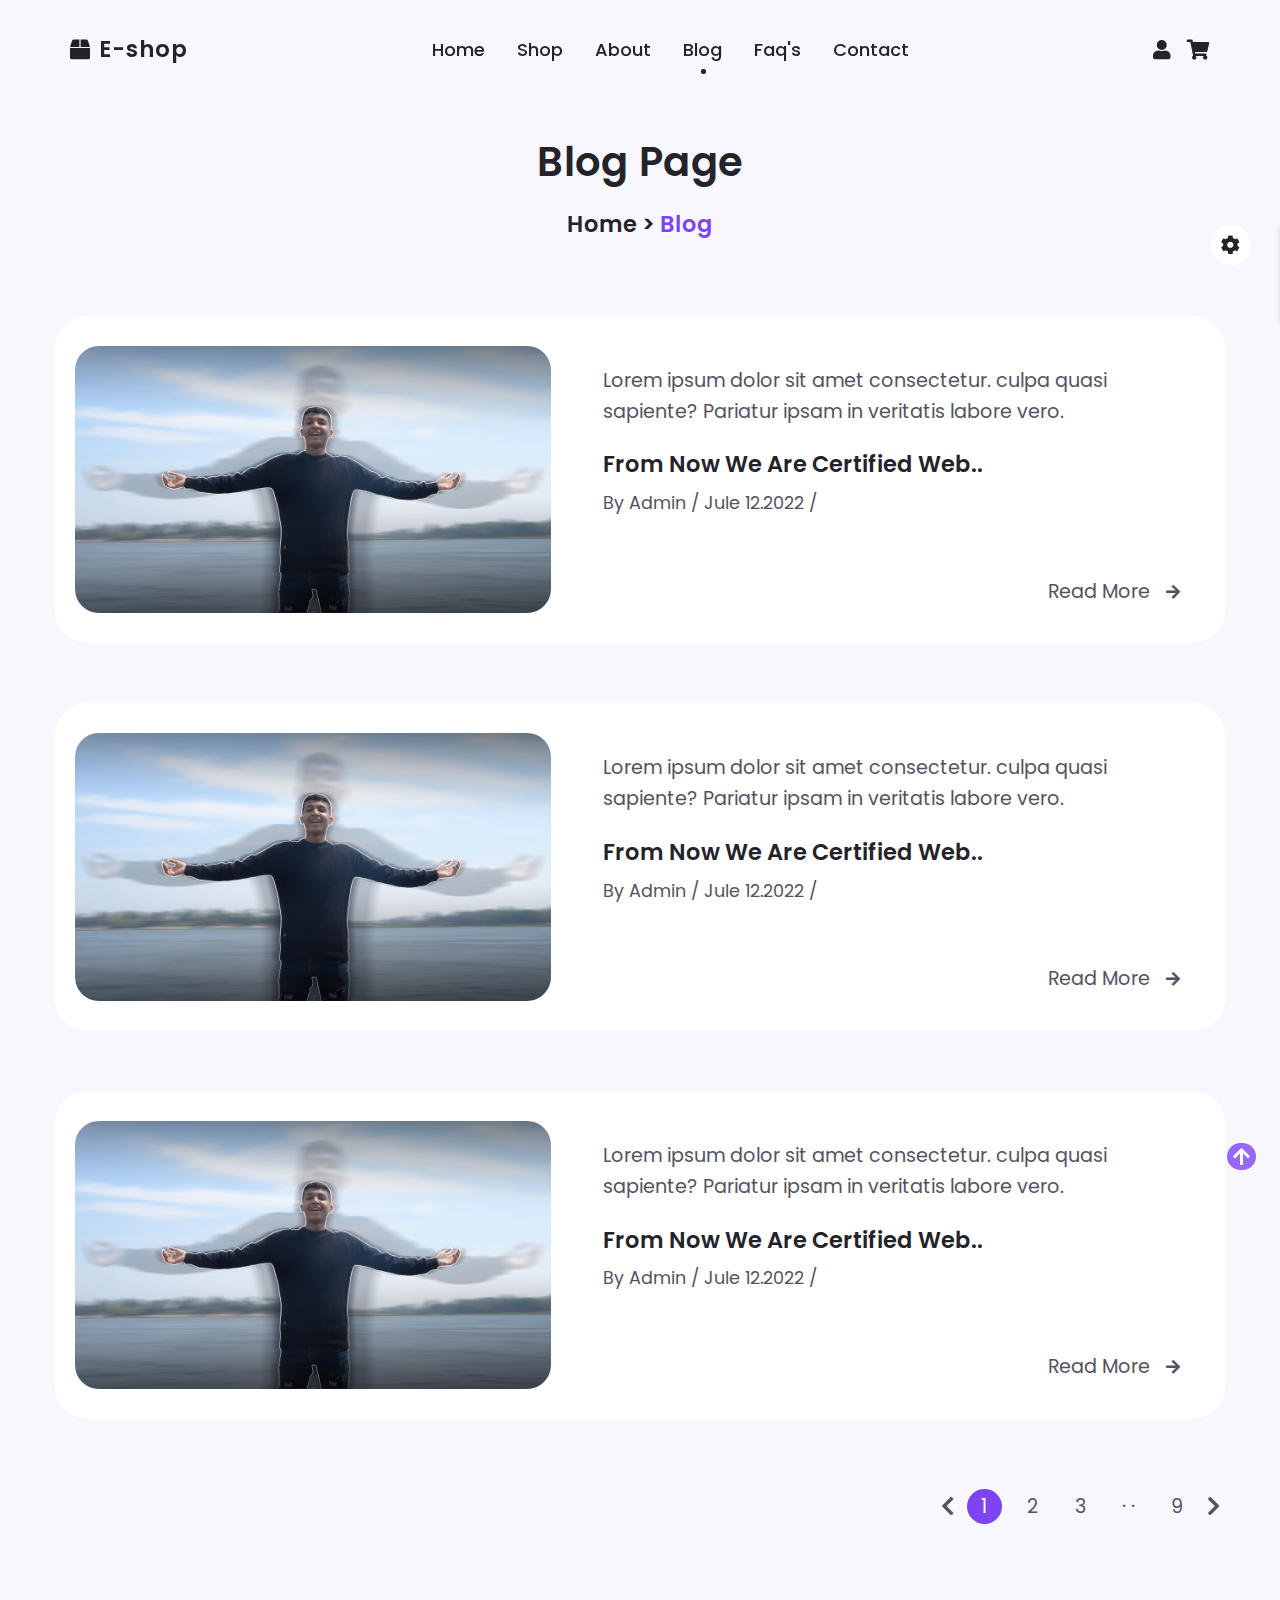
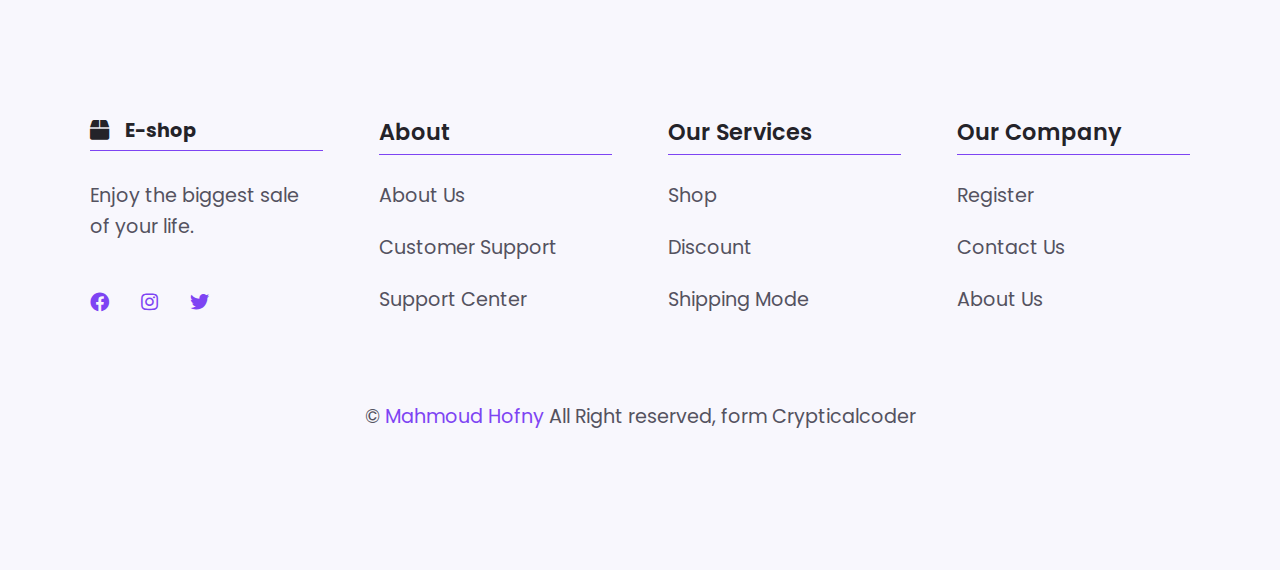
<file: blog.html>
<!DOCTYPE html>
<html lang="en">

<head>
    <meta charset="UTF-8">
    <meta http-equiv="X-UA-Compatible" content="IE=edge">
    <meta name="viewport" content="width=device-width, initial-scale=1.0">
    <title>Hofny E-shop</title>
    <!-- Main Templet CSS File  -->
    <link rel="stylesheet" href="css/swiper-bundle.min.css" />
    <link rel="stylesheet" href="css/style.css" />
    <link rel="stylesheet" class="js-color-style" href="css/colors/color-2.css" />
    <!-- Render All Elements Normally  -->
    <link rel="stylesheet" href="css/normalize.css" />
    <!-- font awsome -->
    <link rel="stylesheet" href="css/all.min.css">
</head>

<body>
    <header class="header" id="header">
        <nav class="nav container">
            <a href="index.html" class="nav-logo">
                <i class="fas fa-box nav-logo-icon"></i>
                <p> E-shop</p>
            </a>
            <div class="nav-menu" id="nav-menu">
                <ul class="nav-items" id="nav-items">
                    <li class="item"><a class="nav-link" href="index.html">Home</a></li>
                    <li class="item"><a class="nav-link" href="shop.html">Shop</a></li>
                    <li class="item"><a class="nav-link" href="about.html">About</a></li>
                    <li class="item"><a class="nav-link active-link" href="blog.html">Blog</a></li>
                    <li class="item"><a class="nav-link" href="faq.html">Faq's</a></li>
                    <li class="item"><a class="nav-link" href="contact.html">Contact</a></li>
                </ul>
            </div>
            <div class="nav-btns">
                <div class="login-toggle" id="login-toggle">
                    <i class="fas fa-user"></i>
                </div>
                <div class="cart-shop" id="cart-shop">
                    <i class="fas fa-shopping-cart"></i>
                </div>
                <div class="nav-toggle" id="nav-toggle">
                    <i id="icon-toggel" class="fas fa-bars"></i>
                </div>
            </div>
        </nav>
    </header>
    <!-- #################### CART #################### -->
    <div class="cart" id="cart">
        <i class="fas fa-times cart-close" id="cart-close"></i>
        <h2 class="cart-title">My Cart</h2>
        <div class="cart-container">
            <article class="cart-card">
                <div class="cart-box">
                    <img class="cart-img" src="imgs/h.png" alt="">
                </div>
                <div class="cart-details">
                    <h3 class="cart-title-center">Cardigan Hoodie</h3>
                    <span class="cart-price">$15</span>
                    <div class="cart-amount">
                        <div class="cart-amount-content">
                            <span class="cart-amount-box">
                                <i class="fas fa-minus"></i>
                            </span>
                            <span class="card-amount-number">1</span>
                            <span class="cart-amount-box">
                                <i class="fas fa-plus"></i>
                            </span>
                        </div>
                        <i class="fas fa-trash cart-amount-trash"></i>
                    </div>
                </div>
            </article>
            <article class="cart-card">
                <div class="cart-box">
                    <img class="cart-img" src="imgs/Jacket2.png" alt="">
                </div>
                <div class="cart-details">
                    <h3 class="cart-title-center">Windbreak Hoodie</h3>
                    <span class="cart-price">$15</span>
                    <div class="cart-amount">
                        <div class="cart-amount-content">
                            <span class="cart-amount-box">
                                <i class="fas fa-minus"></i>
                            </span>
                            <span class="card-amount-number">1</span>
                            <span class="cart-amount-box">
                                <i class="fas fa-plus"></i>
                            </span>
                        </div>
                        <i class="fas fa-trash cart-amount-trash"></i>
                    </div>
                </div>
            </article>
            <article class="cart-card">
                <div class="cart-box">
                    <img class="cart-img" src="imgs/short.png" alt="">
                </div>
                <div class="cart-details">
                    <h3 class="cart-title-center">Short Jeans</h3>
                    <span class="cart-price">$11</span>
                    <div class="cart-amount">
                        <div class="cart-amount-content">
                            <span class="cart-amount-box">
                                <i class="fas fa-minus"></i>
                            </span>
                            <span class="card-amount-number">1</span>
                            <span class="cart-amount-box">
                                <i class="fas fa-plus"></i>
                            </span>
                        </div>
                        <i class="fas fa-trash cart-amount-trash"></i>
                    </div>
                </div>
            </article>
        </div>
        <div class="cart-prices">
            <div class="cart-prices-item">3 Items</div>
            <span class="cart-prices-total">$41</span>
        </div>
    </div>


    <!-- ################## END CART ################## -->

    <!-- ################# START LOGIN ################ -->

    <div class="login" id="login">
        <i class="fas fa-times login-close" id="login-close"></i>
        <h2 class="login-title">LOGIN</h2>
        <form action="" class="login-form grid">
            <!-- EMAIL -->
            <div class="login-content">
                <label class="login-label" for="">Email</label>
                <input type="email" class="login-input" id="e-mail">
            </div>
            <!-- PASSWORD -->
            <div class="login-content">
                <label class="login-label" for="">Password</label>
                <input type="password" class="login-input" id="pass">
            </div>
            <!-- BUTTON -->
            <div>
                <a class="login-btn button" href="">Sign In</a>
            </div>
            <div>
                <p class="signup">Not a member?
                    <a href="regisration.html">SignUp</a>
                </p>
            </div>
        </form>
    </div>

    <!-- ################## END LOGIN ################# -->




    <!-- ################## Start Shop ################# -->
    <div class="main">
        <section class="blog section container">
            <h2 class="bearcrumb-title">Blog Page</h2>
            <h3 class="bearcrumb-subtitle">Home > <span class="main-color">Blog</span> </h3>
            <div class="blog-container grid">
                <div class="blog-post grid">
                    <img class="blog-img" src="imgs/blog1.jpg" alt="">
                    <div class="blog-info">
                        <p class="up-info">Lorem ipsum dolor sit amet consectetur. culpa quasi sapiente? Pariatur ipsam in veritatis labore vero.</p>
                        <h3 class="info-title">From Now We Are Certified Web..</h3>
                        <p class="info-discription">By Admin / Jule 12.2022 /</p>

                        <div class="more">
                            <a class="read-more" href="">
                                Read More
                                <i class="fas fa-arrow-right button-icon"></i>
                            </a>
                        </div>
                    </div>

                </div>
                <div class="blog-post grid">
                    <img class="blog-img" src="imgs/blog1.jpg" alt="">
                    <div class="blog-info">
                        <p class="up-info">Lorem ipsum dolor sit amet consectetur. culpa quasi sapiente? Pariatur ipsam in veritatis labore vero.</p>
                        <h3 class="info-title">From Now We Are Certified Web..</h3>
                        <p class="info-discription">By Admin / Jule 12.2022 /</p>

                        <div class="more">
                            <a class="read-more" href="">
                                Read More
                                <i class="fas fa-arrow-right button-icon"></i>
                            </a>
                        </div>
                    </div>

                </div>
                <div class="blog-post grid">
                    <img class="blog-img" src="imgs/blog1.jpg" alt="">
                    <div class="blog-info">
                        <p class="up-info">Lorem ipsum dolor sit amet consectetur. culpa quasi sapiente? Pariatur ipsam in veritatis labore vero.</p>
                        <h3 class="info-title">From Now We Are Certified Web..</h3>
                        <p class="info-discription">By Admin / Jule 12.2022 /</p>

                        <div class="more">
                            <a class="read-more" href="">
                                Read More
                                <i class="fas fa-arrow-right button-icon"></i>
                            </a>
                        </div>
                    </div>

                </div>
            </div>
            <div class="pagination">
                <i class="fas fa-chevron-left"></i>

                <span class="current">1</span>
                <span>2</span>
                <span>3</span>
                <span>&middot; &middot;</span>
                <span>9</span>

                <i class="fas fa-chevron-right"></i>

            </div>
        </section>
    </div>


    <!-- ################## End blog ################# -->





    <!-- ################## START FOOTER ############ -->
    <footer class="footer section">
        <div class="footer-container container grid">
            <!-- FOOTER CONTENT 1 -->
            <div class="footer-content">
                <a href="index.html" class="footer-logo">
                    <i class="fas fa-box footer-logo-icon"></i>
                    <p> E-shop</p>
                </a>

                <p class="footer-discription">Enjoy the biggest sale <br> of your life.</p>
                <div class="footer-social">
                    <a class="footer-social-link" href="https://www.facebook.com/mahmoudhofnyy"><i class="fab fa-facebook"></i></a>
                    <a class="footer-social-link" href="https://www.instagram.com/mahmoudhofnyy"><i class="fab fa-instagram"></i></a>
                    <a class="footer-social-link" href="https://www.twitter.com/mahmoudhofnyy"><i class="fab fa-twitter"></i></a>
                </div>
            </div>
            <!-- FOOTER CONTENT 2 -->
            <div class="footer-content">
                <h3 class="footer-title">About</h3>
                <ul class="footer-links">
                    <li><a class="footer-link" href="about.html">About Us</a></li>
                    <li><a class="footer-link" href="">Customer Support</a></li>
                    <li><a class="footer-link" href="">Support Center</a></li>
                </ul>
            </div>
            <!-- FOOTER CONTENT 3 -->
            <div class="footer-content">
                <h3 class="footer-title">Our Services</h3>
                <ul class="footer-links">
                    <li><a class="footer-link" href="">Shop</a></li>
                    <li><a class="footer-link" href="">Discount</a> </li>
                    <li><a class="footer-link" href="">Shipping Mode</a></li>
                </ul>
            </div>
            <!-- FOOTER CONTENT 4 -->
            <div class="footer-content">
                <h3 class="footer-title">Our Company</h3>

                <ul class="footer-links">
                    <li><a class="footer-link" href="">Register</a></li>
                    <li><a class="footer-link" href="">Contact Us</a></li>
                    <li><a class="footer-link" href="about.html">About Us</a></li>
                </ul>
            </div>
        </div>
        <span class="footer-copy">&#169; <span class="main-color">Mahmoud Hofny</span> All Right reserved, form Crypticalcoder </span>
    </footer>
    <!-- ################## END FOOTER ############ -->


    <!-- ################## SCROLL UP ############ -->
    <a class="scroll-up" id="scroll-up" href="#"><i class="fas fa-arrow-up"></i></a>

    <!-- ################## START STYLE SWITCHER  ############ -->

    <div class="style-switcher">
        <div class="style-switcher-toggler s-icon">
            <i class="fas fa-cog fa-spin"></i>

        </div>
        <h4>Theme Colors</h4>

        <div class="themes-colors js-theme-colors">
            <button type="button" data-js-themes-color="color-1" class="js-theme-color-item themes-button color-1">
                <i class="fas fa-check"></i>
            </button>
            <button type="button" data-js-themes-color="color-2" class="js-theme-color-item themes-button color-2">
                <i class="fas fa-check"></i>
            </button>
            <button type="button" data-js-themes-color="color-3" class="js-theme-color-item themes-button color-3">
                <i class="fas fa-check"></i>
            </button>
            <button type="button" data-js-themes-color="color-4" class="js-theme-color-item themes-button color-4">
                <i class="fas fa-check"></i>
            </button>
            <button type="button" data-js-themes-color="color-5" class="js-theme-color-item themes-button color-5">
                <i class="fas fa-check"></i>
            </button>
        </div>
    </div>

    <!-- ################## END STYLE SWITCHER  ############ -->
    <script src="js/swiper-bundle.min.js"></script>
    <script src="js/main.js"></script>
</body>

</html>
</file>
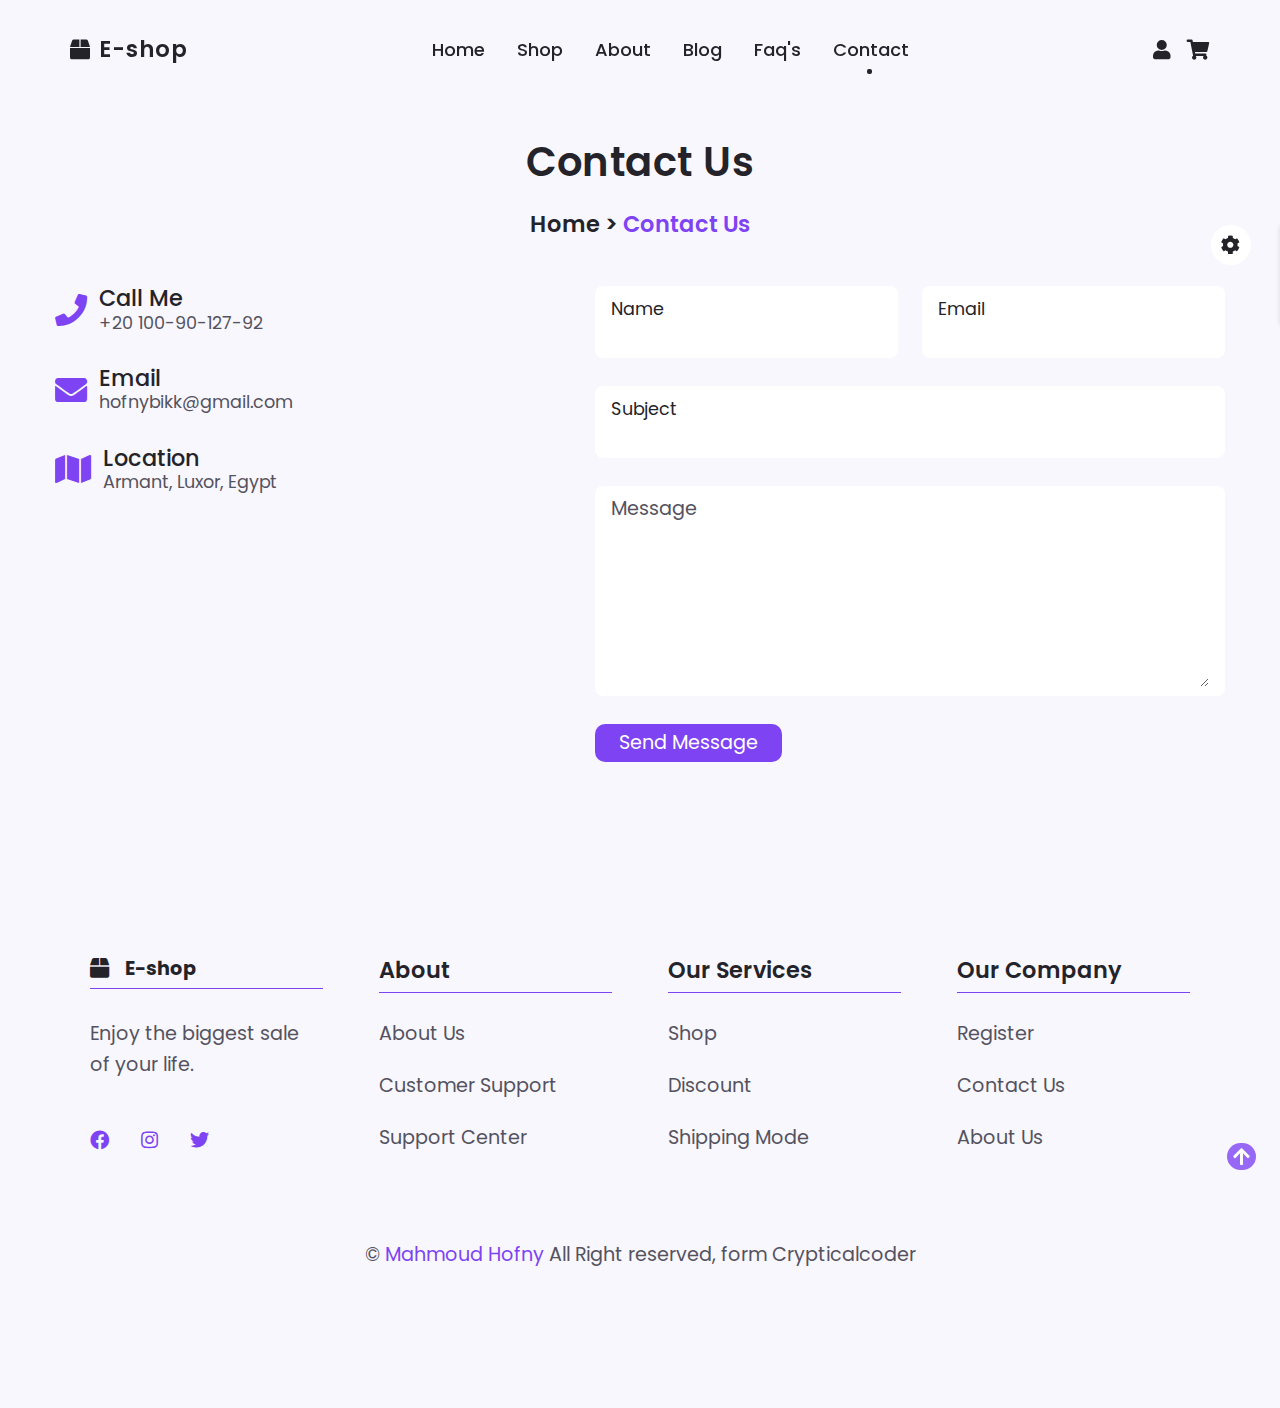
<file: contact.html>
<!DOCTYPE html>
<html lang="en">

<head>
    <meta charset="UTF-8">
    <meta http-equiv="X-UA-Compatible" content="IE=edge">
    <meta name="viewport" content="width=device-width, initial-scale=1.0">
    <title>Hofny E-shop</title>
    <!-- Main Templet CSS File  -->
    <link rel="stylesheet" href="css/swiper-bundle.min.css" />
    <link rel="stylesheet" href="css/style.css" />

    <link rel="stylesheet" class="js-color-style" href="css/colors/color-2.css" />
    <!-- Render All Elements Normally  -->
    <link rel="stylesheet" href="css/normalize.css" />
    <!-- font awsome -->
    <link rel="stylesheet" href="css/all.min.css">
</head>

<body>
    <header class="header" id="header">
        <nav class="nav container">
            <a href="index.html" class="nav-logo">
                <i class="fas fa-box nav-logo-icon"></i>
                <p> E-shop</p>
            </a>
            <div class="nav-menu" id="nav-menu">
                <ul class="nav-items" id="nav-items">
                    <li class="item"><a class="nav-link " href="index.html">Home</a></li>
                    <li class="item"><a class="nav-link" href="shop.html">Shop</a></li>
                    <li class="item"><a class="nav-link" href="about.html">About</a></li>
                    <li class="item"><a class="nav-link" href="blog.html">Blog</a></li>
                    <li class="item"><a class="nav-link" href="faq.html">Faq's</a></li>
                    <li class="item"><a class="nav-link active-link" href="contact.html">Contact</a></li>
                </ul>
            </div>
            <div class="nav-btns">
                <div class="login-toggle" id="login-toggle">
                    <i class="fas fa-user"></i>
                </div>
                <div class="cart-shop" id="cart-shop">
                    <i class="fas fa-shopping-cart"></i>
                </div>
                <div class="nav-toggle" id="nav-toggle">
                    <i id="icon-toggel" class="fas fa-bars"></i>
                </div>
            </div>
        </nav>
    </header>
    <!-- #################### CART #################### -->
    <div class="cart" id="cart">
        <i class="fas fa-times cart-close" id="cart-close"></i>
        <h2 class="cart-title">My Cart</h2>
        <div class="cart-container">
            <article class="cart-card">
                <div class="cart-box">
                    <img class="cart-img" src="imgs/h.png" alt="">
                </div>
                <div class="cart-details">
                    <h3 class="cart-title-center">Cardigan Hoodie</h3>
                    <span class="cart-price">$15</span>
                    <div class="cart-amount">
                        <div class="cart-amount-content">
                            <span class="cart-amount-box">
                                <i class="fas fa-minus"></i>
                            </span>
                            <span class="card-amount-number">1</span>
                            <span class="cart-amount-box">
                                <i class="fas fa-plus"></i>
                            </span>
                        </div>
                        <i class="fas fa-trash cart-amount-trash"></i>
                    </div>
                </div>
            </article>
            <article class="cart-card">
                <div class="cart-box">
                    <img class="cart-img" src="imgs/Jacket2.png" alt="">
                </div>
                <div class="cart-details">
                    <h3 class="cart-title-center">Windbreak Hoodie</h3>
                    <span class="cart-price">$15</span>
                    <div class="cart-amount">
                        <div class="cart-amount-content">
                            <span class="cart-amount-box">
                                <i class="fas fa-minus"></i>
                            </span>
                            <span class="card-amount-number">1</span>
                            <span class="cart-amount-box">
                                <i class="fas fa-plus"></i>
                            </span>
                        </div>
                        <i class="fas fa-trash cart-amount-trash"></i>
                    </div>
                </div>
            </article>
            <article class="cart-card">
                <div class="cart-box">
                    <img class="cart-img" src="imgs/short.png" alt="">
                </div>
                <div class="cart-details">
                    <h3 class="cart-title-center">Short Jeans</h3>
                    <span class="cart-price">$11</span>
                    <div class="cart-amount">
                        <div class="cart-amount-content">
                            <span class="cart-amount-box">
                                <i class="fas fa-minus"></i>
                            </span>
                            <span class="card-amount-number">1</span>
                            <span class="cart-amount-box">
                                <i class="fas fa-plus"></i>
                            </span>
                        </div>
                        <i class="fas fa-trash cart-amount-trash"></i>
                    </div>
                </div>
            </article>
        </div>
        <div class="cart-prices">
            <div class="cart-prices-item">3 Items</div>
            <span class="cart-prices-total">$41</span>
        </div>
    </div>


    <!-- ################## END CART ################## -->

    <!-- ################# START LOGIN ################ -->

    <div class="login" id="login">
        <i class="fas fa-times login-close" id="login-close"></i>
        <h2 class="login-title">LOGIN</h2>
        <form action="" class="login-form grid">
            <!-- EMAIL -->
            <div class="login-content">
                <label class="login-label" for="">Email</label>
                <input type="email" class="login-input" id="e-mail">
            </div>
            <!-- PASSWORD -->
            <div class="login-content">
                <label class="login-label" for="">Password</label>
                <input type="password" class="login-input" id="pass">
            </div>
            <!-- BUTTON -->
            <div>
                <a class="login-btn button" href="">Sign In</a>
            </div>
            <div>
                <p class="signup">Not a member?
                    <a href="regisration.html">SignUp</a>
                </p>
            </div>
        </form>
    </div>

    <!-- ################## END LOGIN ################# -->

    <!-- ################## START Contact ################# -->

    <div class="main">
        <section class="contact section container">
            <h2 class="bearcrumb-title">Contact Us</h2>
            <h3 class="bearcrumb-subtitle">Home > <span class="main-color">Contact Us</span> </h3>
            <div class="contact-container grid">
                <div>
                    <div class="contact-info">
                        <i class="fas fa-phone contact-icon"></i>
                        <div>
                            <h3 class="contact-title">Call Me</h3>
                            <span class="contact-subtitle">+20 100-90-127-92</span>
                        </div>
                    </div>
                    <div class="contact-info">
                        <i class="fas fa-envelope contact-icon"></i>
                        <div>
                            <h3 class="contact-title">Email</h3>
                            <span class="contact-subtitle">hofnybikk@gmail.com</span>
                        </div>
                    </div>
                    <div class="contact-info">
                        <i class="fas fa-map contact-icon"></i>
                        <div>
                            <h3 class="contact-title">Location</h3>
                            <span class="contact-subtitle">Armant, Luxor, Egypt</span>
                        </div>
                    </div>
                </div>
                <form action="" class="contact-form grid">
                    <div class="contact-inputs grid">
                        <div class="contact-content">
                            <label for="" class="contact-label">Name</label>
                            <input type="text" class="contact-input">
                        </div>
                        <div class="contact-content">
                            <label for="" class="contact-label">Email</label>
                            <input type="email" class="contact-input">
                        </div>
                    </div>
                    <div class="contact-content">
                        <label for="" class="contact-label">Subject</label>
                        <input type="text" class="contact-input">
                    </div>
                    <div class="contact-content">
                        <label for="" class="content-label">Message</label>
                        <textarea class="contact-input" name="" id="" cols="0" rows="7"></textarea>
                    </div>
                    <div>
                        <a href="" class="button">Send Message</a>
                    </div>
                </form>
            </div>
        </section>
    </div>

    <!-- ################## End Contact ################# -->



    <!-- ################## START FOOTER ############ -->
    <footer class="footer section">
        <div class="footer-container container grid">
            <!-- FOOTER CONTENT 1 -->
            <div class="footer-content">
                <a href="index.html" class="footer-logo">
                    <i class="fas fa-box footer-logo-icon"></i>
                    <p> E-shop</p>
                </a>

                <p class="footer-discription">Enjoy the biggest sale <br> of your life.</p>
                <div class="footer-social">
                    <a class="footer-social-link" href="https://www.facebook.com/mahmoudhofnyy"><i class="fab fa-facebook"></i></a>
                    <a class="footer-social-link" href="https://www.instagram.com/mahmoudhofnyy"><i class="fab fa-instagram"></i></a>
                    <a class="footer-social-link" href="https://www.twitter.com/mahmoudhofnyy"><i class="fab fa-twitter"></i></a>
                </div>
            </div>
            <!-- FOOTER CONTENT 2 -->
            <div class="footer-content">
                <h3 class="footer-title">About</h3>
                <ul class="footer-links">
                    <li><a class="footer-link" href="about.html">About Us</a></li>
                    <li><a class="footer-link" href="">Customer Support</a></li>
                    <li><a class="footer-link" href="">Support Center</a></li>
                </ul>
            </div>
            <!-- FOOTER CONTENT 3 -->
            <div class="footer-content">
                <h3 class="footer-title">Our Services</h3>
                <ul class="footer-links">
                    <li><a class="footer-link" href="shop.html">Shop</a></li>
                    <li><a class="footer-link" href="">Discount</a> </li>
                    <li><a class="footer-link" href="">Shipping Mode</a></li>
                </ul>
            </div>
            <!-- FOOTER CONTENT 4 -->
            <div class="footer-content">
                <h3 class="footer-title">Our Company</h3>

                <ul class="footer-links">
                    <li><a class="footer-link" href="">Register</a></li>
                    <li><a class="footer-link" href="">Contact Us</a></li>
                    <li><a class="footer-link" href="about.html">About Us</a></li>
                </ul>
            </div>
        </div>
        <span class="footer-copy">&#169; <span class="main-color">Mahmoud Hofny</span> All Right reserved, form Crypticalcoder </span>
    </footer>
    <!-- ################## END FOOTER ############ -->


    <!-- ################## START SCROLL UP ############ -->
    <a class="scroll-up" id="scroll-up" href="#">
        <i class="fas fa-arrow-up"></i>
    </a>
    <!-- ################## END SCROLL UP ############ -->



    <!-- ################## START STYLE SWITCHER  ############ -->

    <div class="style-switcher">
        <div class="style-switcher-toggler s-icon">
            <i class="fas fa-cog fa-spin"></i>

        </div>
        <h4>Theme Colors</h4>

        <div class="themes-colors js-theme-colors">
            <button type="button" data-js-themes-color="color-1" class="js-theme-color-item themes-button color-1">
                <i class="fas fa-check"></i>
            </button>
            <button type="button" data-js-themes-color="color-2" class="js-theme-color-item themes-button color-2">
                <i class="fas fa-check"></i>
            </button>
            <button type="button" data-js-themes-color="color-3" class="js-theme-color-item themes-button color-3">
                <i class="fas fa-check"></i>
            </button>
            <button type="button" data-js-themes-color="color-4" class="js-theme-color-item themes-button color-4">
                <i class="fas fa-check"></i>
            </button>
            <button type="button" data-js-themes-color="color-5" class="js-theme-color-item themes-button color-5">
                <i class="fas fa-check"></i>
            </button>
        </div>
    </div>

    <!-- ################## END STYLE SWITCHER  ############ -->

    <script src="js/swiper-bundle.min.js"></script>
    <script src="js/main.js"></script>
</body>

</html>
</file>
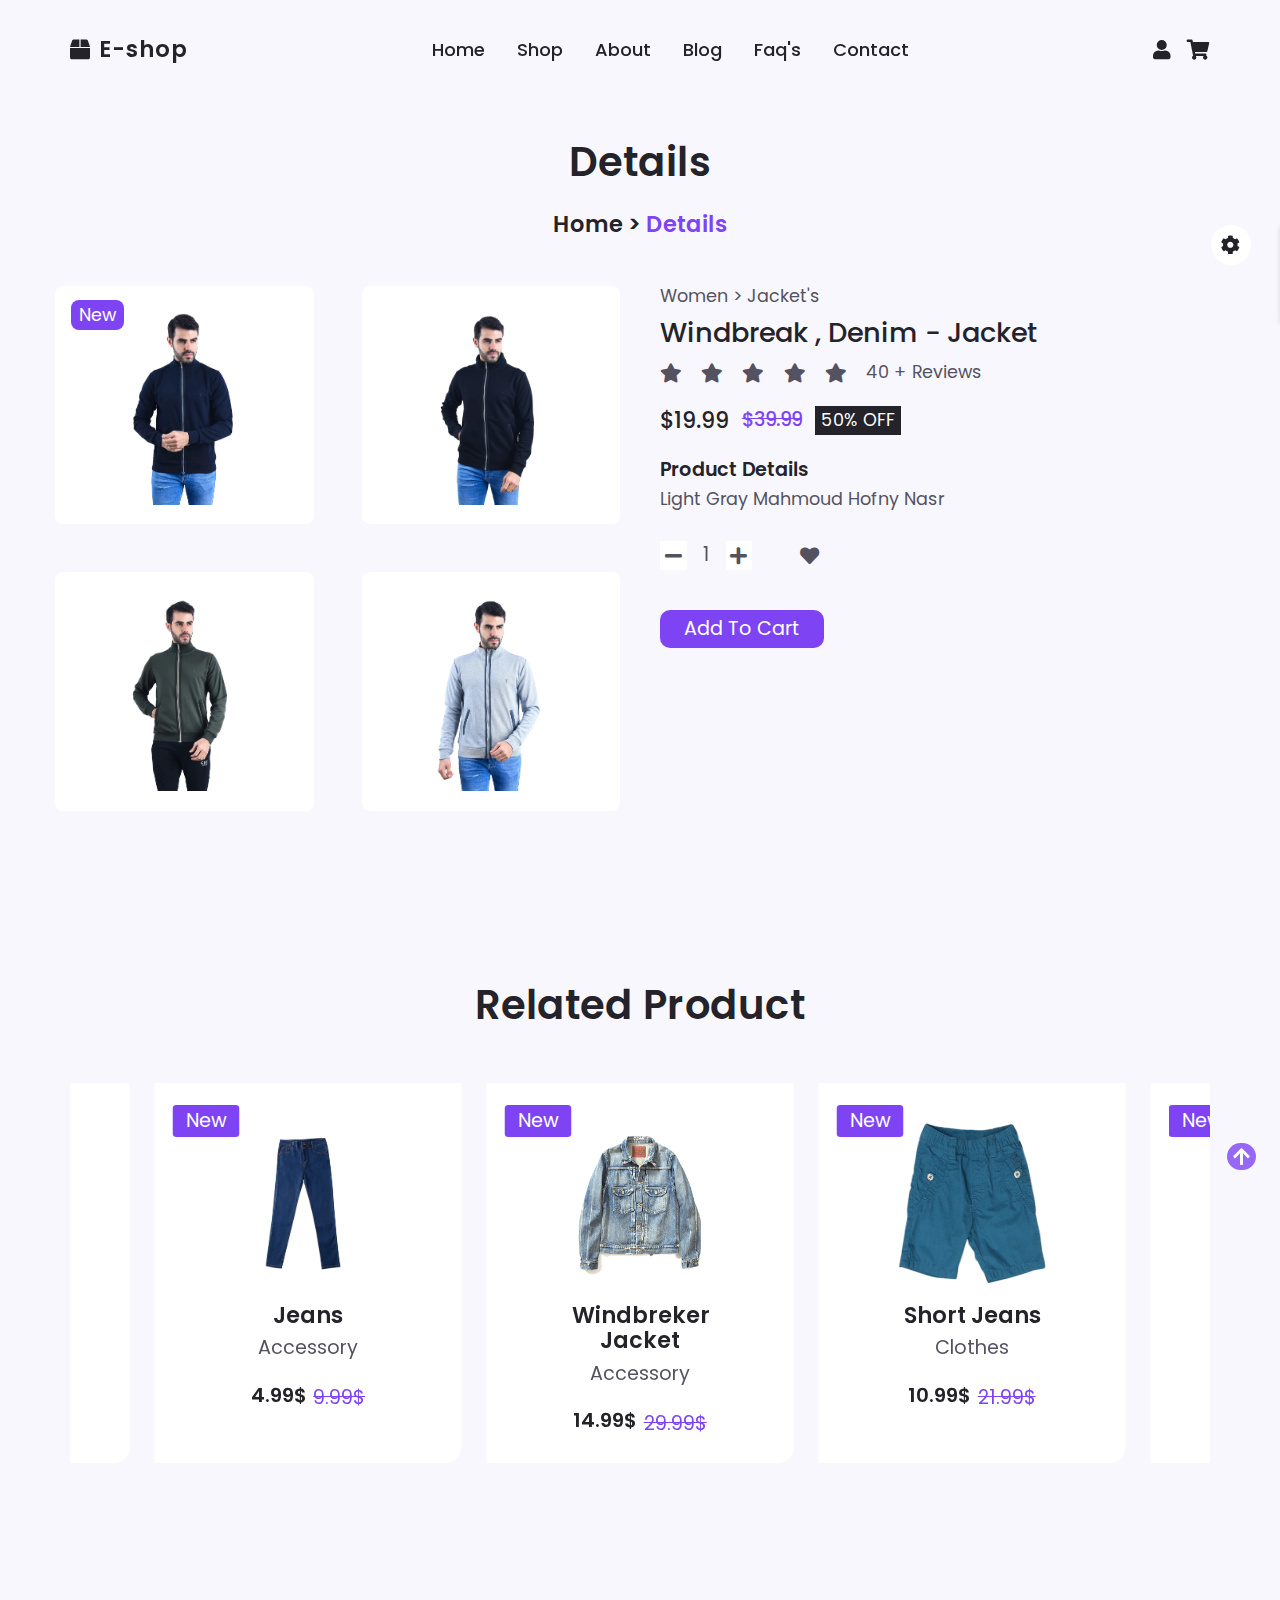
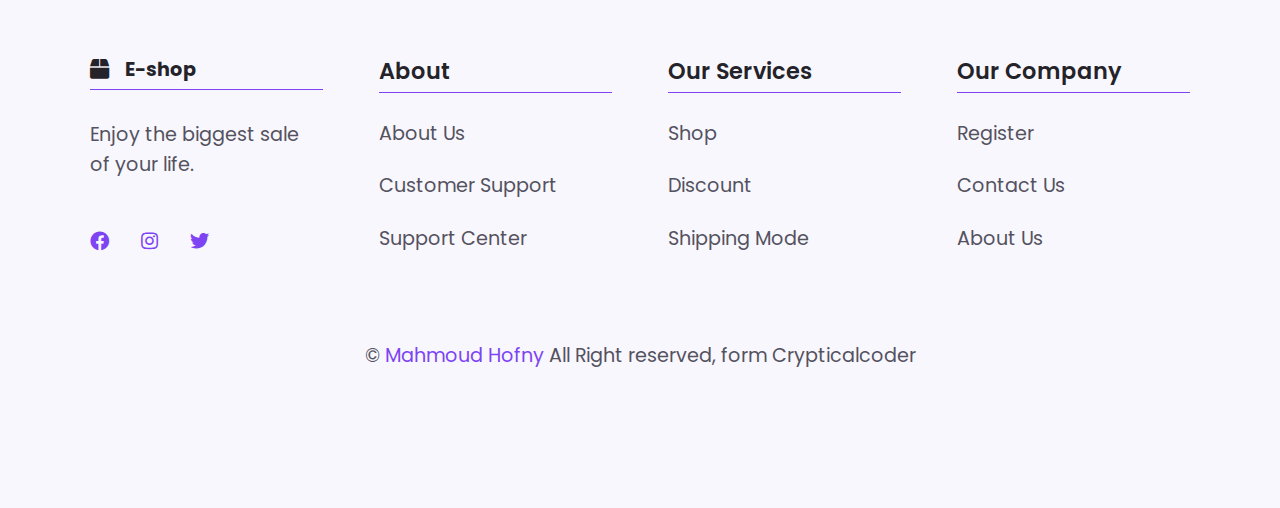
<file: details.html>
<!DOCTYPE html>
<html lang="en">

<head>
    <meta charset="UTF-8">
    <meta http-equiv="X-UA-Compatible" content="IE=edge">
    <meta name="viewport" content="width=device-width, initial-scale=1.0">
    <title>Hofny E-shop</title>
    <!-- Main Templet CSS File  -->
    <link rel="stylesheet" href="css/swiper-bundle.min.css" />
    <link rel="stylesheet" href="css/style.css" />
    <link rel="stylesheet" class="js-color-style" href="css/colors/color-2.css" />
    <!-- Render All Elements Normally  -->
    <link rel="stylesheet" href="css/normalize.css" />
    <!-- font awsome -->
    <link rel="stylesheet" href="css/all.min.css">
</head>

<body>
    <header class="header" id="header">
        <nav class="nav container">
            <a href="index.html" class="nav-logo">
                <i class="fas fa-box nav-logo-icon"></i>
                <p> E-shop</p>
            </a>
            <div class="nav-menu" id="nav-menu">
                <ul class="nav-items" id="nav-items">
                    <li class="item"><a class="nav-link" href="index.html">Home</a></li>
                    <li class="item"><a class="nav-link" href="shop.html">Shop</a></li>
                    <li class="item"><a class="nav-link" href="about.html">About</a></li>
                    <li class="item"><a class="nav-link" href="blog.html">Blog</a></li>
                    <li class="item"><a class="nav-link" href="faq.html">Faq's</a></li>
                    <li class="item"><a class="nav-link" href="contact.html">Contact</a></li>
                </ul>
            </div>
            <div class="nav-btns">
                <div class="login-toggle" id="login-toggle">
                    <i class="fas fa-user"></i>
                </div>
                <div class="cart-shop" id="cart-shop">
                    <i class="fas fa-shopping-cart"></i>
                </div>
                <div class="nav-toggle" id="nav-toggle">
                    <i id="icon-toggel" class="fas fa-bars"></i>
                </div>
            </div>
        </nav>
    </header>
    <!-- #################### CART #################### -->
    <div class="cart" id="cart">
        <i class="fas fa-times cart-close" id="cart-close"></i>
        <h2 class="cart-title">My Cart</h2>
        <div class="cart-container">
            <article class="cart-card">
                <div class="cart-box">
                    <img class="cart-img" src="imgs/h.png" alt="">
                </div>
                <div class="cart-details">
                    <h3 class="cart-title-center">Cardigan Hoodie</h3>
                    <span class="cart-price">$15</span>
                    <div class="cart-amount">
                        <div class="cart-amount-content">
                            <span class="cart-amount-box">
                                <i class="fas fa-minus"></i>
                            </span>
                            <span class="card-amount-number">1</span>
                            <span class="cart-amount-box">
                                <i class="fas fa-plus"></i>
                            </span>
                        </div>
                        <i class="fas fa-trash cart-amount-trash"></i>
                    </div>
                </div>
            </article>
            <article class="cart-card">
                <div class="cart-box">
                    <img class="cart-img" src="imgs/Jacket2.png" alt="">
                </div>
                <div class="cart-details">
                    <h3 class="cart-title-center">Windbreak Hoodie</h3>
                    <span class="cart-price">$15</span>
                    <div class="cart-amount">
                        <div class="cart-amount-content">
                            <span class="cart-amount-box">
                                <i class="fas fa-minus"></i>
                            </span>
                            <span class="card-amount-number">1</span>
                            <span class="cart-amount-box">
                                <i class="fas fa-plus"></i>
                            </span>
                        </div>
                        <i class="fas fa-trash cart-amount-trash"></i>
                    </div>
                </div>
            </article>
            <article class="cart-card">
                <div class="cart-box">
                    <img class="cart-img" src="imgs/short.png" alt="">
                </div>
                <div class="cart-details">
                    <h3 class="cart-title-center">Short Jeans</h3>
                    <span class="cart-price">$11</span>
                    <div class="cart-amount">
                        <div class="cart-amount-content">
                            <span class="cart-amount-box">
                                <i class="fas fa-minus"></i>
                            </span>
                            <span class="card-amount-number">1</span>
                            <span class="cart-amount-box">
                                <i class="fas fa-plus"></i>
                            </span>
                        </div>
                        <i class="fas fa-trash cart-amount-trash"></i>
                    </div>
                </div>
            </article>
        </div>
        <div class="cart-prices">
            <div class="cart-prices-item">3 Items</div>
            <span class="cart-prices-total">$41</span>
        </div>
    </div>


    <!-- ################## END CART ################## -->

    <!-- ################# START LOGIN ################ -->

    <div class="login" id="login">
        <i class="fas fa-times login-close" id="login-close"></i>
        <h2 class="login-title">LOGIN</h2>
        <form action="" class="login-form grid">
            <!-- EMAIL -->
            <div class="login-content">
                <label class="login-label" for="">Email</label>
                <input type="email" class="login-input" id="e-mail">
            </div>
            <!-- PASSWORD -->
            <div class="login-content">
                <label class="login-label" for="">Password</label>
                <input type="password" class="login-input" id="pass">
            </div>
            <!-- BUTTON -->
            <div>
                <a class="login-btn button" href="">Sign In</a>
            </div>
            <div>
                <p class="signup">Not a member?
                    <a href="regisration.html">SignUp</a>
                </p>
            </div>
        </form>
    </div>

    <!-- ################## END LOGIN ################# -->




    <!-- ################## Start Details ################# -->
    <div class="main">
        <section class="details section container">
            <h2 class="bearcrumb-title">Details</h2>
            <h3 class="bearcrumb-subtitle">Home > <span class="main-color">Details</span> </h3>
            <div class="details-container grid">
                <div class="product-imgs grid">
                    <div class="product-img">
                        <div class="details-img-tag">New</div>
                        <img src="imgs/town.webp" alt="">
                    </div>
                    <div class="product-img">
                        <img src="imgs/town-b1.webp" alt="">
                    </div>
                    <div class="product-img">
                        <img src="imgs/town-g1.webp" alt="">
                    </div>
                    <div class="product-img">
                        <img src="imgs/town-w1.webp" alt="">
                    </div>
                </div>
                <div class="product-info">
                    <p class="details-subtitle">Women > Jacket's</p>
                    <h3 class="details-title">Windbreak , Denim - Jacket</h3>
                    <div class="rating">
                        <i class="fas fa-star"></i>
                        <i class="fas fa-star"></i>
                        <i class="fas fa-star"></i>
                        <i class="fas fa-star"></i>
                        <i class="fas fa-star"></i>
                        <span class="reviews-count">40 + Reviews</span>
                    </div>
                    <div class="details-prices">
                        <span class="details-price">$19.99</span>
                        <span class="details-discount">$39.99</span>
                        <span class="discount-percentage">50% OFF</span>
                    </div>
                    <div class="details-discription">
                        <h3 class="discription-title">Product Details</h3>
                        <div class="discription-details">
                            <p>Light Gray Mahmoud Hofny Nasr</p>
                        </div>
                    </div>
                    <div class="cart-amount">
                        <div class="cart-amount-content">
                            <span class="cart-amount-box">
                                <i class="fas fa-minus"></i>
                            </span>
                            <span class="card-amount-number">1</span>
                            <span class="cart-amount-box">
                                <i class="fas fa-plus"></i>
                            </span>
                        </div>
                        <i class="fas fa-heart cart-amount-heart"></i>
                    </div>
                    <a href="" class="button">Add To Cart</a>
                </div>
            </div>
        </section>

        <section class="section related-products">
            <h2 class="section-title">Related Product</h2>
            <div class="new-container container">
                <div class="swiper new-swiper">
                    <div class="swiper-wrapper">
                        <!-- NEW CONTENT 1 -->
                        <div class="new-content swiper-slide">
                            <div class="new-tag">New</div>
                            <img class="new-img" src="imgs/Jacket2.png" alt="New">
                            <h3 class="new-title">Windbreker Jacket</h3>
                            <span class="new-subtitle">Accessory</span>

                            <div class="new-prices">
                                <span class="new-price">14.99$</span>
                                <span class="new-discount">29.99$</span>
                            </div>

                            <a class="button new-button" href="details.html"><i class="fas fa-shopping-cart"></i></a>
                        </div>
                        <!-- NEW CONTENT 2 -->
                        <div class="new-content swiper-slide">
                            <div class="new-tag">New</div>
                            <img class="new-img" src="imgs/short.png" alt="New">
                            <h3 class="new-title">Short Jeans</h3>
                            <span class="new-subtitle">Clothes</span>

                            <div class="new-prices">
                                <span class="new-price">10.99$</span>
                                <span class="new-discount">21.99$</span>
                            </div>

                            <a class="button new-button" href="details.html"><i class="fas fa-shopping-cart"></i></a>
                        </div>
                        <!-- NEW CONTENT 3 -->
                        <div class="new-content swiper-slide">
                            <div class="new-tag">New</div>
                            <img class="new-img" src="imgs/Jacket3.png" alt="New">
                            <h3 class="new-title">Fur Jacket</h3>
                            <span class="new-subtitle">Accessory</span>

                            <div class="new-prices">
                                <span class="new-price">4.99$</span>
                                <span class="new-discount">9.99$</span>
                            </div>

                            <a class="button new-button" href="details.html"><i class="fas fa-shopping-cart"></i></a>
                        </div>
                        <!-- NEW CONTENT 4 -->
                        <div class="new-content swiper-slide">
                            <div class="new-tag">New</div>
                            <img class="new-img" src="imgs/h.png" alt="New">
                            <h3 class="new-title">Cardigan Hoodie </h3>
                            <span class="new-subtitle">Accessory</span>

                            <div class="new-prices">
                                <span class="new-price">14.99$</span>
                                <span class="new-discount">29.99$</span>
                            </div>

                            <a class="button new-button" href="details.html"><i class="fas fa-shopping-cart"></i></a>
                        </div>
                        <!-- NEW CONTENT 5 -->
                        <div class="new-content swiper-slide">
                            <div class="new-tag">New</div>
                            <img class="new-img" src="imgs/Jacket4.png" alt="New">
                            <h3 class="new-title">Air Jourden Zipper</h3>
                            <span class="new-subtitle">Clothes</span>

                            <div class="new-prices">
                                <span class="new-price">11.99$</span>
                                <span class="new-discount">21.99$</span>
                            </div>

                            <a class="button new-button" href="details.html"><i class="fas fa-shopping-cart"></i></a>
                        </div>
                        <!-- NEW CONTENT 6 -->
                        <div class="new-content swiper-slide">
                            <div class="new-tag">New</div>
                            <img class="new-img" src="imgs/jeans.png" alt="New">
                            <h3 class="new-title">Jeans</h3>
                            <span class="new-subtitle">Accessory</span>

                            <div class="new-prices">
                                <span class="new-price">4.99$</span>
                                <span class="new-discount">9.99$</span>
                            </div>

                            <a class="button new-button" href="details.html"><i class="fas fa-shopping-cart"></i></a>
                        </div>
                    </div>
                </div>
            </div>
        </section>
    </div>


    <!-- ################## End details ################# -->





    <!-- ################## START FOOTER ############ -->
    <footer class="footer section">
        <div class="footer-container container grid">
            <!-- FOOTER CONTENT 1 -->
            <div class="footer-content">
                <a href="index.html" class="footer-logo">
                    <i class="fas fa-box footer-logo-icon"></i>
                    <p> E-shop</p>
                </a>

                <p class="footer-discription">Enjoy the biggest sale <br> of your life.</p>
                <div class="footer-social">
                    <a class="footer-social-link" href="https://www.facebook.com/mahmoudhofnyy"><i class="fab fa-facebook"></i></a>
                    <a class="footer-social-link" href="https://www.instagram.com/mahmoudhofnyy"><i class="fab fa-instagram"></i></a>
                    <a class="footer-social-link" href="https://www.twitter.com/mahmoudhofnyy"><i class="fab fa-twitter"></i></a>
                </div>
            </div>
            <!-- FOOTER CONTENT 2 -->
            <div class="footer-content">
                <h3 class="footer-title">About</h3>
                <ul class="footer-links">
                    <li><a class="footer-link" href="about.html">About Us</a></li>
                    <li><a class="footer-link" href="">Customer Support</a></li>
                    <li><a class="footer-link" href="">Support Center</a></li>
                </ul>
            </div>
            <!-- FOOTER CONTENT 3 -->
            <div class="footer-content">
                <h3 class="footer-title">Our Services</h3>
                <ul class="footer-links">
                    <li><a class="footer-link" href="">Shop</a></li>
                    <li><a class="footer-link" href="">Discount</a> </li>
                    <li><a class="footer-link" href="">Shipping Mode</a></li>
                </ul>
            </div>
            <!-- FOOTER CONTENT 4 -->
            <div class="footer-content">
                <h3 class="footer-title">Our Company</h3>

                <ul class="footer-links">
                    <li><a class="footer-link" href="">Register</a></li>
                    <li><a class="footer-link" href="">Contact Us</a></li>
                    <li><a class="footer-link" href="about.html">About Us</a></li>
                </ul>
            </div>
        </div>
        <span class="footer-copy">&#169; <span class="main-color">Mahmoud Hofny</span> All Right reserved, form Crypticalcoder </span>
    </footer>
    <!-- ################## END FOOTER ############ -->


    <!-- ################## START LIGHTBOX ############ -->
    <div class="lightbox">
        <div class="lightbox-content">
            <div class="lightbox-close">&times;</div>
            <img class="lightbox-img" src="imgs/town.webp" alt="Shirt">
            <div class="lightbox-caption">
                <div class="caption-text">Hofny Shop</div>
                <div class="caption-counter"></div>
            </div>
        </div>
        <div class="lightbox-control">
            <div onclick="prevItem()" class="prev-item"><i class="fas fa-arrow-left"></i></div>
            <div onclick="nextItem()" class="next-item"><i class="fas fa-arrow-right"></i></div>
        </div>
    </div>
    <!-- ################## END LIGHTBOX ############ -->


    <!-- ################## SCROLL UP ############ -->
    <a class="scroll-up" id="scroll-up" href="#"><i class="fas fa-arrow-up"></i></a>
    <!-- ################## START STYLE SWITCHER  ############ -->

    <div class="style-switcher">
        <div class="style-switcher-toggler s-icon">
            <i class="fas fa-cog fa-spin"></i>

        </div>
        <h4>Theme Colors</h4>

        <div class="themes-colors js-theme-colors">
            <button type="button" data-js-themes-color="color-1" class="js-theme-color-item themes-button color-1">
                <i class="fas fa-check"></i>
            </button>
            <button type="button" data-js-themes-color="color-2" class="js-theme-color-item themes-button color-2">
                <i class="fas fa-check"></i>
            </button>
            <button type="button" data-js-themes-color="color-3" class="js-theme-color-item themes-button color-3">
                <i class="fas fa-check"></i>
            </button>
            <button type="button" data-js-themes-color="color-4" class="js-theme-color-item themes-button color-4">
                <i class="fas fa-check"></i>
            </button>
            <button type="button" data-js-themes-color="color-5" class="js-theme-color-item themes-button color-5">
                <i class="fas fa-check"></i>
            </button>
        </div>
    </div>

    <!-- ################## END STYLE SWITCHER  ############ -->
    <script>
        const productItems = document.querySelectorAll(".product-img"),
            totalProductItems = productItems.length,
            lightbox = document.querySelector(".lightbox"),
            lightboxImage = lightbox.querySelector(".lightbox-img"),
            lightboxClose = lightbox.querySelector(".lightbox-close"),
            lightboxCounter = lightbox.querySelector(".caption-counter");

        let itemIndex = 0;

        for (let i = 0; i < totalProductItems; i++) {
            productItems[i].addEventListener("click", function() {
                itemIndex = i;
                changeItem();
                toggleLightbox();
            })
        }

        function toggleLightbox() {
            lightbox.classList.toggle("open")
        }

        lightbox.addEventListener("click", function() {
            // lightbox.classList.remove("open")
            if (event.target === lightboxClose || event.target === lightbox) {
                toggleLightbox();
            }
        })


        function nextItem() {
            if (itemIndex == totalProductItems - 1) {
                itemIndex = 0;
            } else {
                itemIndex++
            }
            changeItem()
        }

        function prevItem() {
            if (itemIndex == 0) {
                itemIndex = totalProductItems - 1;
            } else {
                itemIndex--
            }
            changeItem()
        }


        function changeItem() {
            imgSrc = productItems[itemIndex].querySelector(".product-img img").getAttribute("src");
            lightboxImage.src = imgSrc;
            lightboxCounter.innerHTML = (itemIndex + 1) + " of " + totalProductItems;
        }
    </script>
    <script src="js/swiper-bundle.min.js"></script>
    <script src="js/main.js"></script>
</body>

</html>
</file>
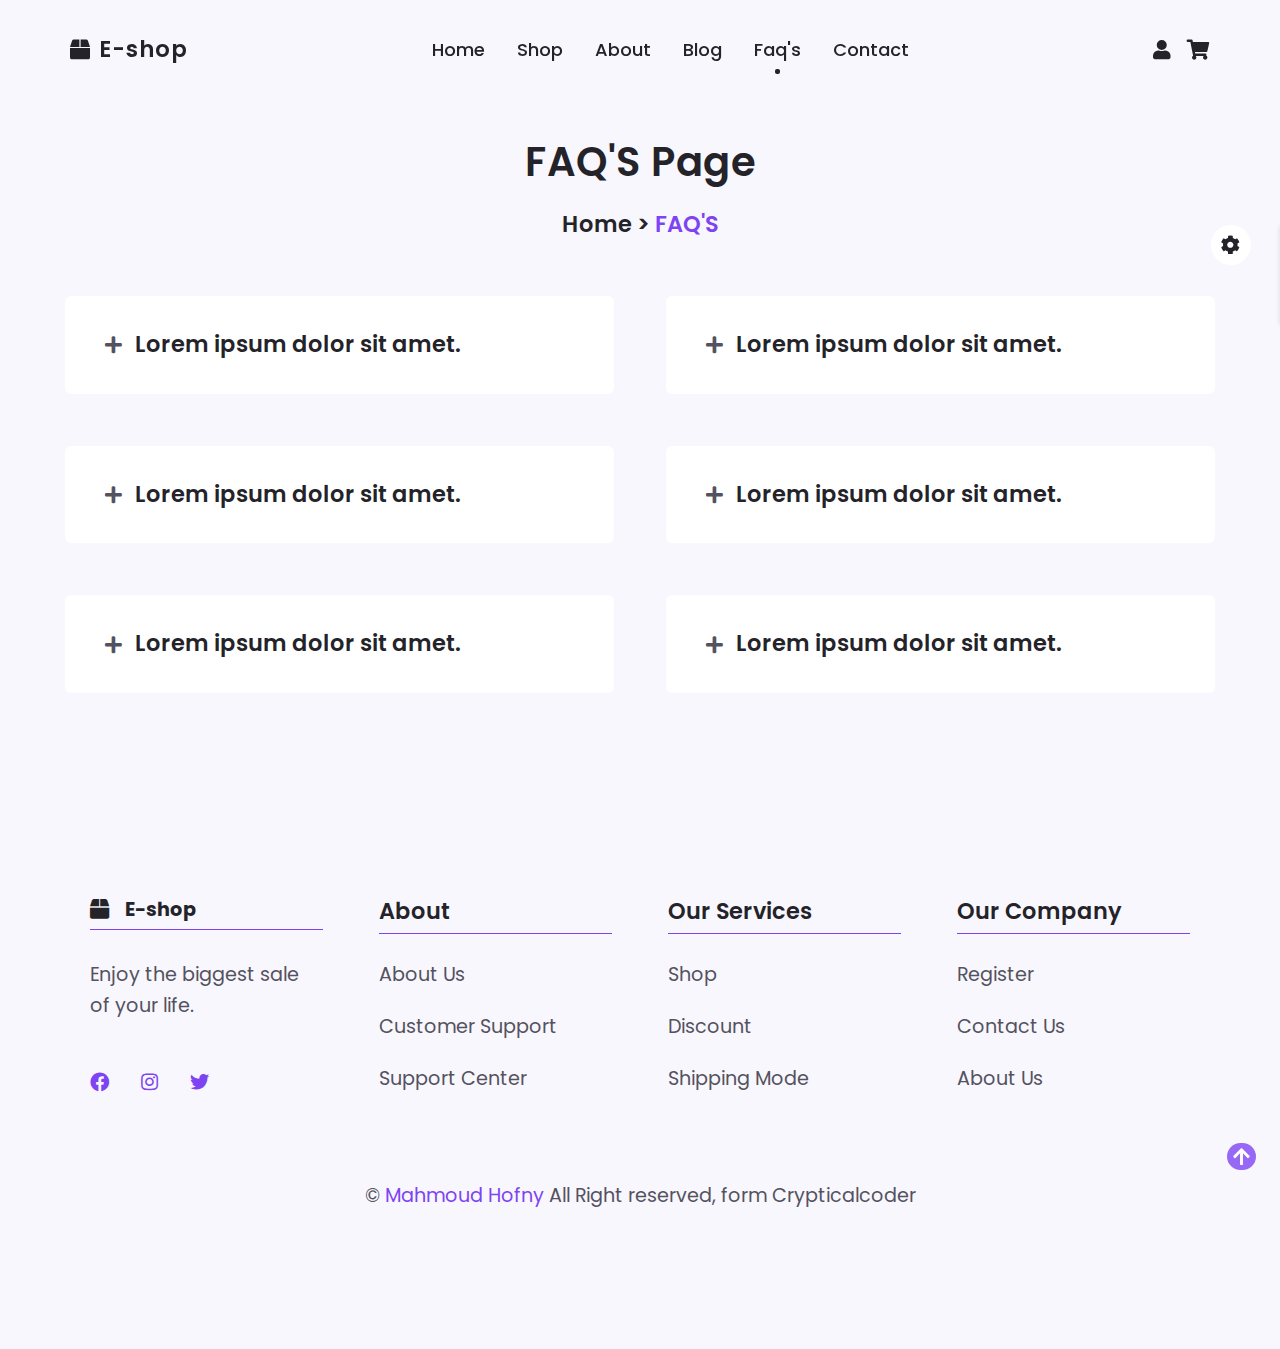
<file: faq.html>
<!DOCTYPE html>
<html lang="en">

<head>
    <meta charset="UTF-8">
    <meta http-equiv="X-UA-Compatible" content="IE=edge">
    <meta name="viewport" content="width=device-width, initial-scale=1.0">
    <title>Hofny E-shop</title>
    <!-- Main Templet CSS File  -->
    <link rel="stylesheet" href="css/swiper-bundle.min.css" />
    <link rel="stylesheet" href="css/style.css" />
    <link rel="stylesheet" class="js-color-style" href="css/colors/color-2.css" />
    <!-- Render All Elements Normally  -->
    <link rel="stylesheet" href="css/normalize.css" />
    <!-- font awsome -->
    <link rel="stylesheet" href="css/all.min.css">
</head>

<body>
    <header class="header" id="header">
        <nav class="nav container">
            <a href="index.html" class="nav-logo">
                <i class="fas fa-box nav-logo-icon"></i>
                <p> E-shop</p>
            </a>
            <div class="nav-menu" id="nav-menu">
                <ul class="nav-items" id="nav-items">
                    <li class="item"><a class="nav-link " href="index.html">Home</a></li>
                    <li class="item"><a class="nav-link" href="shop.html">Shop</a></li>
                    <li class="item"><a class="nav-link" href="about.html">About</a></li>
                    <li class="item"><a class="nav-link" href="blog.html">Blog</a></li>
                    <li class="item"><a class="nav-link active-link" href="faq.html">Faq's</a></li>
                    <li class="item"><a class="nav-link" href="contact.html">Contact</a></li>
                </ul>
            </div>
            <div class="nav-btns">
                <div class="login-toggle" id="login-toggle">
                    <i class="fas fa-user"></i>
                </div>
                <div class="cart-shop" id="cart-shop">
                    <i class="fas fa-shopping-cart"></i>
                </div>
                <div class="nav-toggle" id="nav-toggle">
                    <i id="icon-toggel" class="fas fa-bars"></i>
                </div>
            </div>
        </nav>
    </header>
    <!-- #################### CART #################### -->
    <div class="cart" id="cart">
        <i class="fas fa-times cart-close" id="cart-close"></i>
        <h2 class="cart-title">My Cart</h2>
        <div class="cart-container">
            <article class="cart-card">
                <div class="cart-box">
                    <img class="cart-img" src="imgs/h.png" alt="">
                </div>
                <div class="cart-details">
                    <h3 class="cart-title-center">Cardigan Hoodie</h3>
                    <span class="cart-price">$15</span>
                    <div class="cart-amount">
                        <div class="cart-amount-content">
                            <span class="cart-amount-box">
                                <i class="fas fa-minus"></i>
                            </span>
                            <span class="card-amount-number">1</span>
                            <span class="cart-amount-box">
                                <i class="fas fa-plus"></i>
                            </span>
                        </div>
                        <i class="fas fa-trash cart-amount-trash"></i>
                    </div>
                </div>
            </article>
            <article class="cart-card">
                <div class="cart-box">
                    <img class="cart-img" src="imgs/Jacket2.png" alt="">
                </div>
                <div class="cart-details">
                    <h3 class="cart-title-center">Windbreak Hoodie</h3>
                    <span class="cart-price">$15</span>
                    <div class="cart-amount">
                        <div class="cart-amount-content">
                            <span class="cart-amount-box">
                                <i class="fas fa-minus"></i>
                            </span>
                            <span class="card-amount-number">1</span>
                            <span class="cart-amount-box">
                                <i class="fas fa-plus"></i>
                            </span>
                        </div>
                        <i class="fas fa-trash cart-amount-trash"></i>
                    </div>
                </div>
            </article>
            <article class="cart-card">
                <div class="cart-box">
                    <img class="cart-img" src="imgs/short.png" alt="">
                </div>
                <div class="cart-details">
                    <h3 class="cart-title-center">Short Jeans</h3>
                    <span class="cart-price">$11</span>
                    <div class="cart-amount">
                        <div class="cart-amount-content">
                            <span class="cart-amount-box">
                                <i class="fas fa-minus"></i>
                            </span>
                            <span class="card-amount-number">1</span>
                            <span class="cart-amount-box">
                                <i class="fas fa-plus"></i>
                            </span>
                        </div>
                        <i class="fas fa-trash cart-amount-trash"></i>
                    </div>
                </div>
            </article>
        </div>
        <div class="cart-prices">
            <div class="cart-prices-item">3 Items</div>
            <span class="cart-prices-total">$41</span>
        </div>
    </div>


    <!-- ################## END CART ################## -->

    <!-- ################# START LOGIN ################ -->

    <div class="login" id="login">
        <i class="fas fa-times login-close" id="login-close"></i>
        <h2 class="login-title">LOGIN</h2>
        <form action="" class="login-form grid">
            <!-- EMAIL -->
            <div class="login-content">
                <label class="login-label" for="">Email</label>
                <input type="email" class="login-input" id="e-mail">
            </div>
            <!-- PASSWORD -->
            <div class="login-content">
                <label class="login-label" for="">Password</label>
                <input type="password" class="login-input" id="pass">
            </div>
            <!-- BUTTON -->
            <div>
                <a class="login-btn button" href="">Sign In</a>
            </div>
            <div>
                <p class="signup">Not a member?
                    <a href="regisration.html">SignUp</a>
                </p>
            </div>
        </form>
    </div>

    <!-- ################## END LOGIN ################# -->




    <!-- ################## Start faq ################# -->
    <div class="main">
        <section class="questions section container">
            <h2 class="bearcrumb-title">FAQ'S Page</h2>
            <h3 class="bearcrumb-subtitle">Home > <span class="main-color">FAQ'S</span> </h3>
            <div class="questions-container grid">
                <!-- group 1 -->
                <div class="questions-group">
                    <!-- 1 -->
                    <div class="questions-item">
                        <div class="questions-header">
                            <i id="question-icon" class="fas fa-plus"></i>
                            <h3 class="questions-item-title">Lorem ipsum dolor sit amet.</h3>
                        </div>
                        <div class="questions-content">
                            <p class="questions-discription">
                                Lorem ipsum dolor sit, amet consectetur adipisicing elit. Ipsa consequatur culpa modi. Adipisci debitis numquam voluptatum eum accusamus delectus natus, distinctio pariatur rem placeat animi consequatur, necessitatibus sunt dignissimos minus?
                            </p>
                        </div>
                    </div>
                    <!-- 2 -->
                    <div class="questions-item">
                        <div class="questions-header">
                            <i id="question-icon" class="fas fa-plus"></i>
                            <h3 class="questions-item-title">Lorem ipsum dolor sit amet.</h3>
                        </div>
                        <div class="questions-content">
                            <p class="questions-discription">
                                Lorem ipsum dolor sit, amet consectetur adipisicing elit. Ipsa consequatur culpa modi. Adipisci debitis numquam voluptatum eum accusamus delectus natus, distinctio pariatur rem placeat animi consequatur, necessitatibus sunt dignissimos minus?
                            </p>
                        </div>
                    </div>
                    <!-- 3 -->
                    <div class="questions-item">
                        <div class="questions-header">
                            <i id="question-icon" class="fas fa-plus"></i>
                            <h3 class="questions-item-title">Lorem ipsum dolor sit amet.</h3>
                        </div>
                        <div class="questions-content">
                            <p class="questions-discription">
                                Lorem ipsum dolor sit, amet consectetur adipisicing elit. Ipsa consequatur culpa modi. Adipisci debitis numquam voluptatum eum accusamus delectus natus, distinctio pariatur rem placeat animi consequatur, necessitatibus sunt dignissimos minus?
                            </p>
                        </div>
                    </div>
                </div>
                <!-- group 2 -->
                <div class="questions-group">
                    <!-- 1 -->
                    <div class="questions-item">
                        <div class="questions-header">
                            <i id="question-icon" class="fas fa-plus"></i>
                            <h3 class="questions-item-title">Lorem ipsum dolor sit amet.</h3>
                        </div>
                        <div class="questions-content">
                            <p class="questions-discription">
                                Lorem ipsum dolor sit, amet consectetur adipisicing elit. Ipsa consequatur culpa modi. Adipisci debitis numquam voluptatum eum accusamus delectus natus, distinctio pariatur rem placeat animi consequatur, necessitatibus sunt dignissimos minus?
                            </p>
                        </div>
                    </div>
                    <!-- 2 -->
                    <div class="questions-item">
                        <div class="questions-header">
                            <i id="question-icon" class="fas fa-plus"></i>
                            <h3 class="questions-item-title">Lorem ipsum dolor sit amet.</h3>
                        </div>
                        <div class="questions-content">
                            <p class="questions-discription">
                                Lorem ipsum dolor sit, amet consectetur adipisicing elit. Ipsa consequatur culpa modi. Adipisci debitis numquam voluptatum eum accusamus delectus natus, distinctio pariatur rem placeat animi consequatur, necessitatibus sunt dignissimos minus?
                            </p>
                        </div>
                    </div>
                    <!-- 3 -->
                    <div class="questions-item">
                        <div class="questions-header">
                            <i id="question-icon" class="fas fa-plus"></i>
                            <h3 class="questions-item-title">Lorem ipsum dolor sit amet.</h3>
                        </div>
                        <div class="questions-content">
                            <p class="questions-discription">
                                Lorem ipsum dolor sit, amet consectetur adipisicing elit. Ipsa consequatur culpa modi. Adipisci debitis numquam voluptatum eum accusamus delectus natus, distinctio pariatur rem placeat animi consequatur, necessitatibus sunt dignissimos minus?
                            </p>
                        </div>
                    </div>
                </div>
            </div>
        </section>
    </div>


    <!-- ################## End faq ################# -->





    <!-- ################## START FOOTER ############ -->
    <footer class="footer section">
        <div class="footer-container container grid">
            <!-- FOOTER CONTENT 1 -->
            <div class="footer-content">
                <a href="index.html" class="footer-logo">
                    <i class="fas fa-box footer-logo-icon"></i>
                    <p> E-shop</p>
                </a>

                <p class="footer-discription">Enjoy the biggest sale <br> of your life.</p>
                <div class="footer-social">
                    <a class="footer-social-link" href="https://www.facebook.com/mahmoudhofnyy"><i class="fab fa-facebook"></i></a>
                    <a class="footer-social-link" href="https://www.instagram.com/mahmoudhofnyy"><i class="fab fa-instagram"></i></a>
                    <a class="footer-social-link" href="https://www.twitter.com/mahmoudhofnyy"><i class="fab fa-twitter"></i></a>
                </div>
            </div>
            <!-- FOOTER CONTENT 2 -->
            <div class="footer-content">
                <h3 class="footer-title">About</h3>
                <ul class="footer-links">
                    <li><a class="footer-link" href="about.html">About Us</a></li>
                    <li><a class="footer-link" href="">Customer Support</a></li>
                    <li><a class="footer-link" href="">Support Center</a></li>
                </ul>
            </div>
            <!-- FOOTER CONTENT 3 -->
            <div class="footer-content">
                <h3 class="footer-title">Our Services</h3>
                <ul class="footer-links">
                    <li><a class="footer-link" href="">Shop</a></li>
                    <li><a class="footer-link" href="">Discount</a> </li>
                    <li><a class="footer-link" href="">Shipping Mode</a></li>
                </ul>
            </div>
            <!-- FOOTER CONTENT 4 -->
            <div class="footer-content">
                <h3 class="footer-title">Our Company</h3>

                <ul class="footer-links">
                    <li><a class="footer-link" href="">Register</a></li>
                    <li><a class="footer-link" href="">Contact Us</a></li>
                    <li><a class="footer-link" href="about.html">About Us</a></li>
                </ul>
            </div>
        </div>
        <span class="footer-copy">&#169; <span class="main-color">Mahmoud Hofny</span> All Right reserved, form Crypticalcoder </span>
    </footer>
    <!-- ################## END FOOTER ############ -->


    <!-- ################## SCROLL UP ############ -->
    <a class="scroll-up" id="scroll-up" href="#"><i class="fas fa-arrow-up"></i></a>
    <!-- ################## START STYLE SWITCHER  ############ -->

    <div class="style-switcher">
        <div class="style-switcher-toggler s-icon">
            <i class="fas fa-cog fa-spin"></i>

        </div>
        <h4>Theme Colors</h4>

        <div class="themes-colors js-theme-colors">
            <button type="button" data-js-themes-color="color-1" class="js-theme-color-item themes-button color-1">
                    <i class="fas fa-check"></i>
                </button>
            <button type="button" data-js-themes-color="color-2" class="js-theme-color-item themes-button color-2">
                    <i class="fas fa-check"></i>
                </button>
            <button type="button" data-js-themes-color="color-3" class="js-theme-color-item themes-button color-3">
                    <i class="fas fa-check"></i>
                </button>
            <button type="button" data-js-themes-color="color-4" class="js-theme-color-item themes-button color-4">
                    <i class="fas fa-check"></i>
                </button>
            <button type="button" data-js-themes-color="color-5" class="js-theme-color-item themes-button color-5">
                    <i class="fas fa-check"></i>
                </button>
        </div>
    </div>

    <!-- ################## END STYLE SWITCHER  ############ -->

    <script src="js/swiper-bundle.min.js"></script>
    <script src="js/main.js"></script>
</body>

</html>
</file>
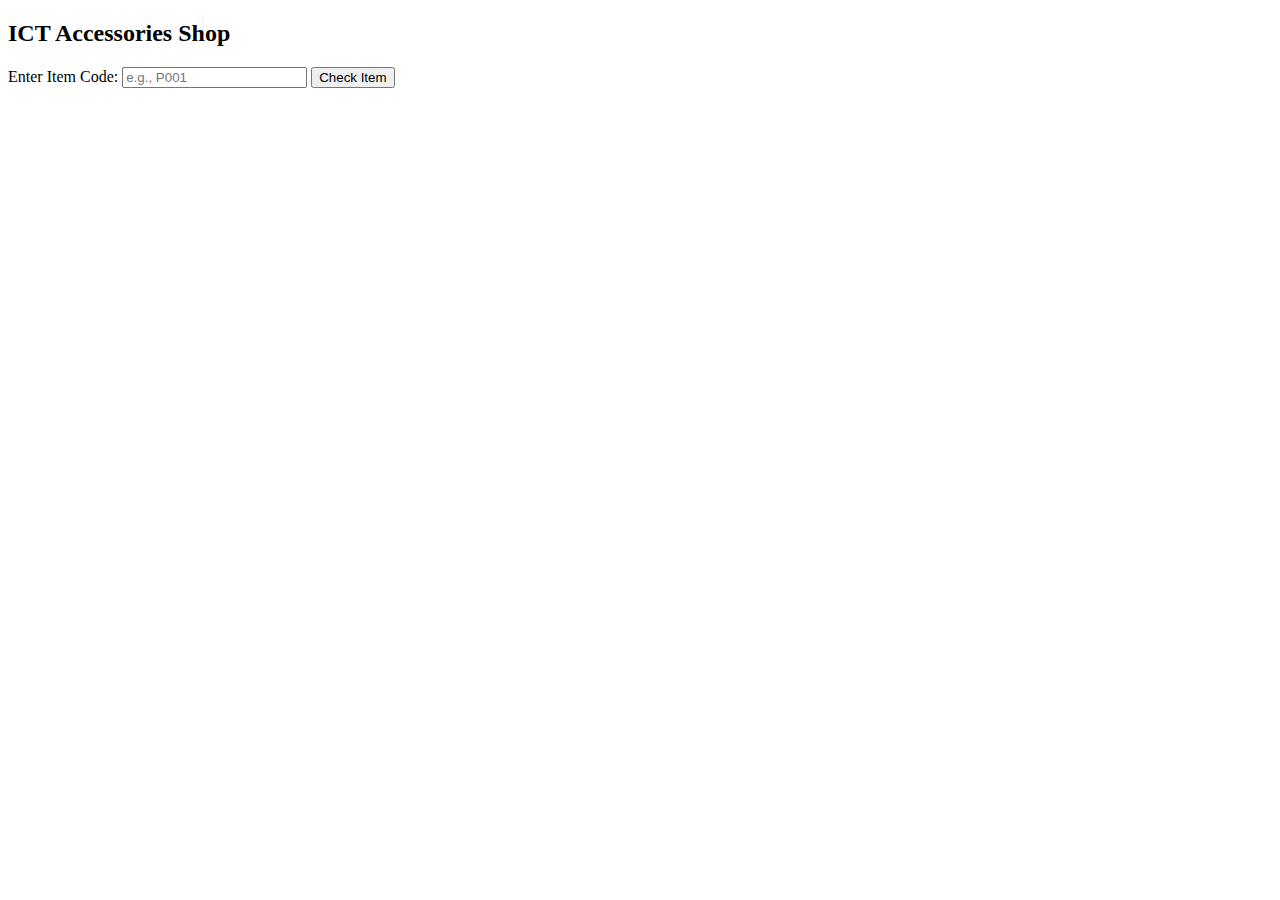
<file: ICT.html>
<!DOCTYPE html>
<html lang="en">

<head>
    <meta charset="UTF-8">
    <meta name="viewport" content="width=device-width, initial-scale=1.0">
    <title>ICT Accessories Shop</title>
    <script>
        function checkItem() {
            let code = document.getElementById("codeInput").value.toUpperCase();
            let item;

            if (code === "P001") {
                item = "Printers";
            } else if (code === "C001") {
                item = "Computers";
            } else if (code === "S001") {
                item = "Scanners";
            } else {
                item = "Any other item";
            }

            alert("Item: " + item);
        }
    </script>
</head>

<body>

    <h2>ICT Accessories Shop</h2>
    <label for="codeInput">Enter Item Code:</label>
    <input type="text" id="codeInput" placeholder="e.g., P001">
    <button onclick="checkItem()">Check Item</button>

</body>

</html>
</file>
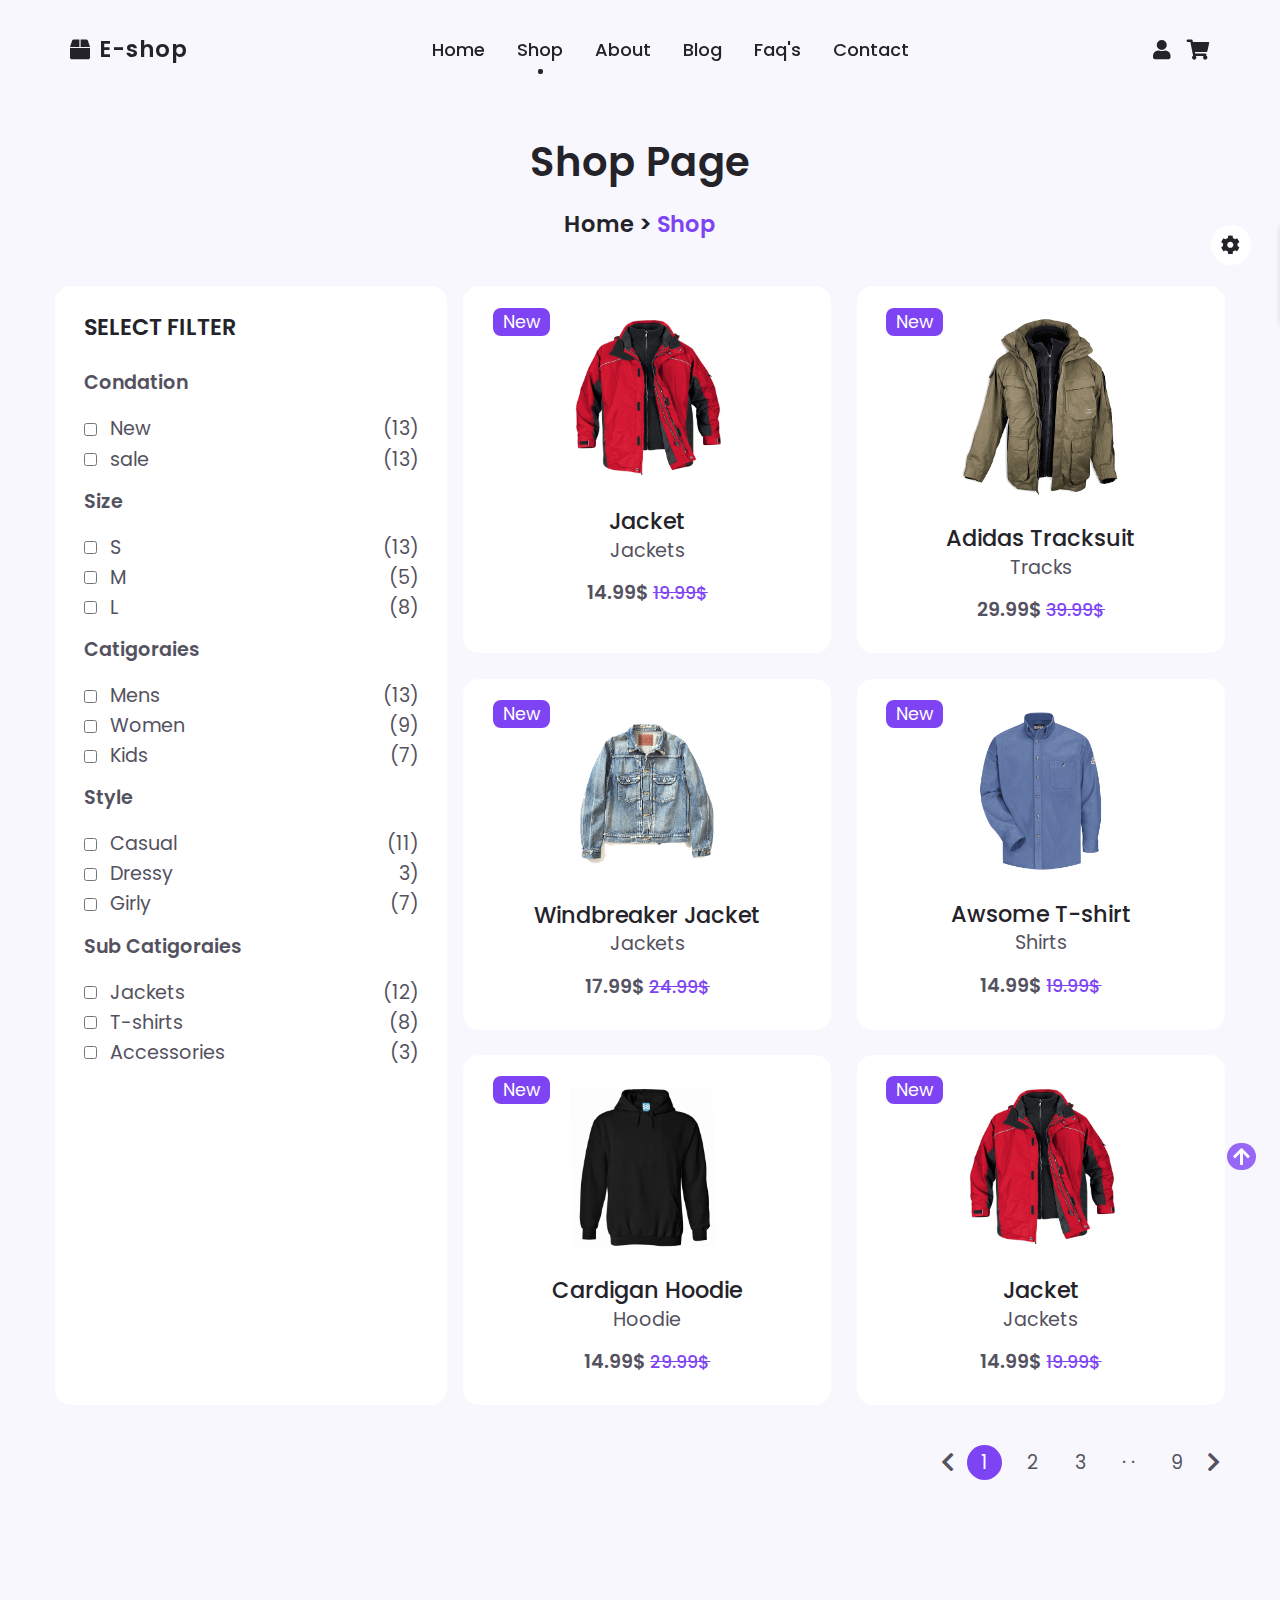
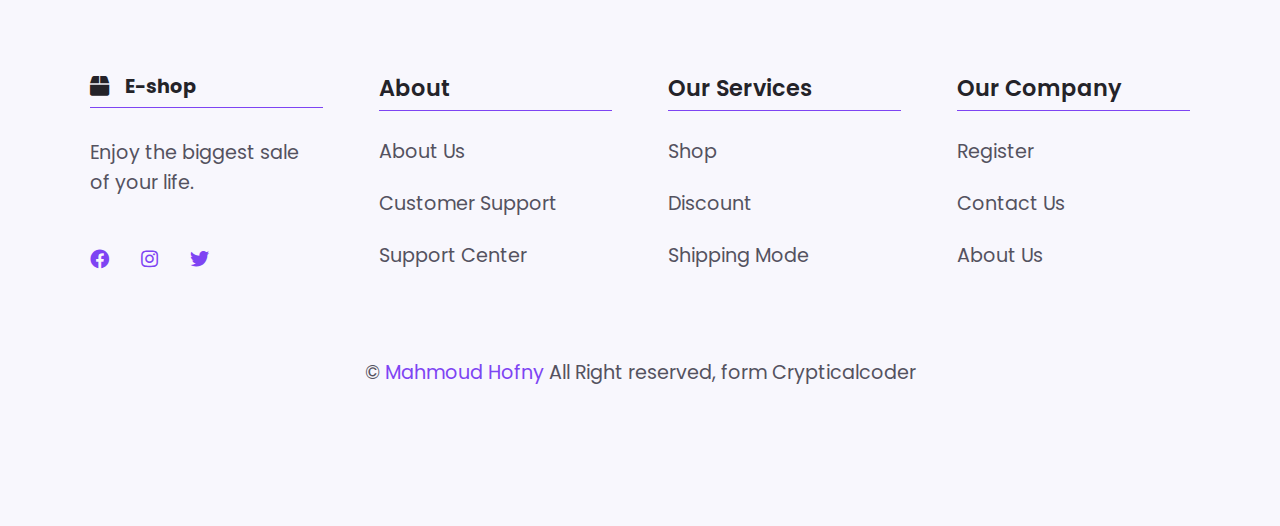
<file: shop.html>
<!DOCTYPE html>
<html lang="en">

<head>
    <meta charset="UTF-8">
    <meta http-equiv="X-UA-Compatible" content="IE=edge">
    <meta name="viewport" content="width=device-width, initial-scale=1.0">
    <title>Hofny E-shop</title>
    <!-- Main Templet CSS File  -->
    <link rel="stylesheet" href="css/swiper-bundle.min.css" />
    <link rel="stylesheet" href="css/style.css" />
    <link rel="stylesheet" class="js-color-style" href="css/colors/color-2.css" />
    <!-- Render All Elements Normally  -->
    <link rel="stylesheet" href="css/normalize.css" />
    <!-- font awsome -->
    <link rel="stylesheet" href="css/all.min.css">
</head>

<body>
    <header class="header" id="header">
        <nav class="nav container">
            <a href="index.html" class="nav-logo">
                <i class="fas fa-box nav-logo-icon"></i>
                <p> E-shop</p>
            </a>
            <div class="nav-menu" id="nav-menu">
                <ul class="nav-items" id="nav-items">
                    <li class="item"><a class="nav-link" href="index.html">Home</a></li>
                    <li class="item"><a class="nav-link active-link" href="shop.html">Shop</a></li>
                    <li class="item"><a class="nav-link" href="about.html">About</a></li>
                    <li class="item"><a class="nav-link" href="blog.html">Blog</a></li>
                    <li class="item"><a class="nav-link" href="blog.html">Faq's</a></li>
                    <li class="item"><a class="nav-link" href="blog.html">Contact</a></li>
                </ul>
            </div>
            <div class="nav-btns">
                <div class="login-toggle" id="login-toggle">
                    <i class="fas fa-user"></i>
                </div>
                <div class="cart-shop" id="cart-shop">
                    <i class="fas fa-shopping-cart"></i>
                </div>
                <div class="nav-toggle" id="nav-toggle">
                    <i id="icon-toggel" class="fas fa-bars"></i>
                </div>
            </div>
        </nav>
    </header>
    <!-- #################### CART #################### -->
    <div class="cart" id="cart">
        <i class="fas fa-times cart-close" id="cart-close"></i>
        <h2 class="cart-title">My Cart</h2>
        <div class="cart-container">
            <article class="cart-card">
                <div class="cart-box">
                    <img class="cart-img" src="imgs/h.png" alt="">
                </div>
                <div class="cart-details">
                    <h3 class="cart-title-center">Cardigan Hoodie</h3>
                    <span class="cart-price">$15</span>
                    <div class="cart-amount">
                        <div class="cart-amount-content">
                            <span class="cart-amount-box">
                                <i class="fas fa-minus"></i>
                            </span>
                            <span class="card-amount-number">1</span>
                            <span class="cart-amount-box">
                                <i class="fas fa-plus"></i>
                            </span>
                        </div>
                        <i class="fas fa-trash cart-amount-trash"></i>
                    </div>
                </div>
            </article>
            <article class="cart-card">
                <div class="cart-box">
                    <img class="cart-img" src="imgs/Jacket2.png" alt="">
                </div>
                <div class="cart-details">
                    <h3 class="cart-title-center">Windbreak Hoodie</h3>
                    <span class="cart-price">$15</span>
                    <div class="cart-amount">
                        <div class="cart-amount-content">
                            <span class="cart-amount-box">
                                <i class="fas fa-minus"></i>
                            </span>
                            <span class="card-amount-number">1</span>
                            <span class="cart-amount-box">
                                <i class="fas fa-plus"></i>
                            </span>
                        </div>
                        <i class="fas fa-trash cart-amount-trash"></i>
                    </div>
                </div>
            </article>
            <article class="cart-card">
                <div class="cart-box">
                    <img class="cart-img" src="imgs/short.png" alt="">
                </div>
                <div class="cart-details">
                    <h3 class="cart-title-center">Short Jeans</h3>
                    <span class="cart-price">$11</span>
                    <div class="cart-amount">
                        <div class="cart-amount-content">
                            <span class="cart-amount-box">
                                <i class="fas fa-minus"></i>
                            </span>
                            <span class="card-amount-number">1</span>
                            <span class="cart-amount-box">
                                <i class="fas fa-plus"></i>
                            </span>
                        </div>
                        <i class="fas fa-trash cart-amount-trash"></i>
                    </div>
                </div>
            </article>
        </div>
        <div class="cart-prices">
            <div class="cart-prices-item">3 Items</div>
            <span class="cart-prices-total">$41</span>
        </div>
    </div>


    <!-- ################## END CART ################## -->

    <!-- ################# START LOGIN ################ -->

    <div class="login" id="login">
        <i class="fas fa-times login-close" id="login-close"></i>
        <h2 class="login-title">LOGIN</h2>
        <form action="" class="login-form grid">
            <!-- EMAIL -->
            <div class="login-content">
                <label class="login-label" for="">Email</label>
                <input type="email" class="login-input" id="e-mail">
            </div>
            <!-- PASSWORD -->
            <div class="login-content">
                <label class="login-label" for="">Password</label>
                <input type="password" class="login-input" id="pass">
            </div>
            <!-- BUTTON -->
            <div>
                <a class="login-btn button" href="">Sign In</a>
            </div>
            <div>
                <p class="signup">Not a member?
                    <a href="regisration.html">SignUp</a>
                </p>
            </div>
        </form>
    </div>

    <!-- ################## END LOGIN ################# -->




    <!-- ################## Start Shop ################# -->
    <div class="main">
        <section class="shop section container">
            <h2 class="bearcrumb-title">Shop Page</h2>
            <h3 class="bearcrumb-subtitle">Home > <span class="main-color">Shop</span> </h3>
            <div class="shop-container grid">
                <div class="sidebar">
                    <h3 class="filter-title">Select Filter</h3>
                    <!-- 1 -->
                    <div class="filter-content">
                        <h3 class="filter-subtitle">Condation</h3>

                        <div class="filter">
                            <input type="checkbox" name="" id="">
                            <p>New</p><span>(13)</span>
                        </div>
                        <div class="filter">
                            <input type="checkbox" name="" id="">
                            <p>sale</p><span>(13)</span>
                        </div>
                    </div>
                    <!-- 2 -->
                    <div class="filter-content">
                        <h3 class="filter-subtitle">Size</h3>

                        <div class="filter">
                            <input type="checkbox" name="" id="">
                            <p>S</p><span>(13)</span>
                        </div>
                        <div class="filter">
                            <input type="checkbox" name="" id="">
                            <p>M</p><span>(5)</span>
                        </div>
                        <div class="filter">
                            <input type="checkbox" name="" id="">
                            <p>L</p><span>(8)</span>
                        </div>
                    </div>
                    <!-- 3 -->
                    <div class="filter-content">
                        <h3 class="filter-subtitle">Catigoraies</h3>

                        <div class="filter">
                            <input type="checkbox" name="" id="">
                            <p>Mens</p><span>(13)</span>
                        </div>
                        <div class="filter">
                            <input type="checkbox" name="" id="">
                            <p>Women</p><span>(9)</span>
                        </div>
                        <div class="filter">
                            <input type="checkbox" name="" id="">
                            <p>Kids</p><span>(7)</span>
                        </div>
                    </div>
                    <!-- 4 -->
                    <div class="filter-content">
                        <h3 class="filter-subtitle">Style</h3>

                        <div class="filter">
                            <input type="checkbox" name="" id="">
                            <p>Casual</p><span>(11)</span>
                        </div>
                        <div class="filter">
                            <input type="checkbox" name="" id="">
                            <p>Dressy</p><span>3)</span>
                        </div>
                        <div class="filter">
                            <input type="checkbox" name="" id="">
                            <p>Girly</p><span>(7)</span>
                        </div>
                    </div>
                    <!-- 5 -->
                    <div class="filter-content">
                        <h3 class="filter-subtitle">Sub Catigoraies</h3>

                        <div class="filter">
                            <input type="checkbox" name="" id="">
                            <p>Jackets</p><span>(12)</span>
                        </div>
                        <div class="filter">
                            <input type="checkbox" name="" id="">
                            <p>T-shirts</p><span>(8)</span>
                        </div>
                        <div class="filter">
                            <input type="checkbox" name="" id="">
                            <p>Accessories</p><span>(3)</span>
                        </div>
                    </div>
                    <!--  -->

                </div>
                <div class="shop-items grid">
                    <!-- 1 -->
                    <div class="shop-content">
                        <div class="tag">New</div>
                        <img class="shop-img" src="imgs/Jacket3.png" alt="">
                        <h3 class="shop-title">Jacket</h3>
                        <span class="shop-subtitle">Jackets</span>
                        <div class="shop-prices">
                            <span class="shop-price">14.99$</span>
                            <span class="shop-discount">19.99$</span>
                        </div>
                        <a class="button shop-button" href="details.html">
                            <i class="fas fa-shopping-cart shop-icon"></i>
                        </a>
                    </div>
                    <!-- 2 -->
                    <div class="shop-content">
                        <div class="tag">New</div>
                        <img class="shop-img" src="imgs/Jacket4.png" alt="">
                        <h3 class="shop-title">Adidas Tracksuit</h3>
                        <span class="shop-subtitle">Tracks</span>
                        <div class="shop-prices">
                            <span class="shop-price">29.99$</span>
                            <span class="shop-discount">39.99$</span>
                        </div>
                        <a class="button shop-button" href="details.html">
                            <i class="fas fa-shopping-cart shop-icon"></i>
                        </a>
                    </div>
                    <!-- 3 -->
                    <div class="shop-content">
                        <div class="tag">New</div>
                        <img class="shop-img" src="imgs/Jacket2.png" alt="">
                        <h3 class="shop-title">Windbreaker Jacket</h3>
                        <span class="shop-subtitle">Jackets</span>
                        <div class="shop-prices">
                            <span class="shop-price">17.99$</span>
                            <span class="shop-discount">24.99$</span>
                        </div>
                        <a class="button shop-button" href="details.html">
                            <i class="fas fa-shopping-cart shop-icon"></i>
                        </a>
                    </div>
                    <!-- 4 -->
                    <div class="shop-content">
                        <div class="tag">New</div>
                        <img class="shop-img" src="imgs/Shirt.png" alt="">
                        <h3 class="shop-title">Awsome T-shirt</h3>
                        <span class="shop-subtitle">Shirts</span>
                        <div class="shop-prices">
                            <span class="shop-price">14.99$</span>
                            <span class="shop-discount">19.99$</span>
                        </div>
                        <a class="button shop-button" href="details.html">
                            <i class="fas fa-shopping-cart shop-icon"></i>
                        </a>
                    </div>
                    <!--5 -->
                    <div class="shop-content">
                        <div class="tag">New</div>
                        <img class="shop-img" src="imgs/h.png" alt="">
                        <h3 class="shop-title">Cardigan Hoodie</h3>
                        <span class="shop-subtitle">Hoodie</span>
                        <div class="shop-prices">
                            <span class="shop-price">14.99$</span>
                            <span class="shop-discount">29.99$</span>
                        </div>
                        <a class="button shop-button" href="details.html">
                            <i class="fas fa-shopping-cart shop-icon"></i>
                        </a>
                    </div>
                    <!-- 6 -->
                    <div class="shop-content">
                        <div class="tag">New</div>
                        <img class="shop-img" src="imgs/Jacket3.png" alt="">
                        <h3 class="shop-title">Jacket</h3>
                        <span class="shop-subtitle">Jackets</span>
                        <div class="shop-prices">
                            <span class="shop-price">14.99$</span>
                            <span class="shop-discount">19.99$</span>
                        </div>
                        <a class="button shop-button" href="details.html">
                            <i class="fas fa-shopping-cart shop-icon"></i>
                        </a>
                    </div>
                </div>
            </div>
            <div class="pagination">
                <i class="fas fa-chevron-left"></i>

                <span class="current">1</span>
                <span>2</span>
                <span>3</span>
                <span>&middot; &middot;</span>
                <span>9</span>

                <i class="fas fa-chevron-right"></i>

            </div>
        </section>
    </div>


    <!-- ################## End Shop ################# -->





    <!-- ################## START FOOTER ############ -->
    <footer class="footer section">
        <div class="footer-container container grid">
            <!-- FOOTER CONTENT 1 -->
            <div class="footer-content">
                <a href="index.html" class="footer-logo">
                    <i class="fas fa-box footer-logo-icon"></i>
                    <p> E-shop</p>
                </a>

                <p class="footer-discription">Enjoy the biggest sale <br> of your life.</p>
                <div class="footer-social">
                    <a class="footer-social-link" href="https://www.facebook.com/mahmoudhofnyy"><i class="fab fa-facebook"></i></a>
                    <a class="footer-social-link" href="https://www.instagram.com/mahmoudhofnyy"><i class="fab fa-instagram"></i></a>
                    <a class="footer-social-link" href="https://www.twitter.com/mahmoudhofnyy"><i class="fab fa-twitter"></i></a>
                </div>
            </div>
            <!-- FOOTER CONTENT 2 -->
            <div class="footer-content">
                <h3 class="footer-title">About</h3>
                <ul class="footer-links">
                    <li><a class="footer-link" href="about.html">About Us</a></li>
                    <li><a class="footer-link" href="">Customer Support</a></li>
                    <li><a class="footer-link" href="">Support Center</a></li>
                </ul>
            </div>
            <!-- FOOTER CONTENT 3 -->
            <div class="footer-content">
                <h3 class="footer-title">Our Services</h3>
                <ul class="footer-links">
                    <li><a class="footer-link" href="">Shop</a></li>
                    <li><a class="footer-link" href="">Discount</a> </li>
                    <li><a class="footer-link" href="">Shipping Mode</a></li>
                </ul>
            </div>
            <!-- FOOTER CONTENT 4 -->
            <div class="footer-content">
                <h3 class="footer-title">Our Company</h3>

                <ul class="footer-links">
                    <li><a class="footer-link" href="">Register</a></li>
                    <li><a class="footer-link" href="">Contact Us</a></li>
                    <li><a class="footer-link" href="about.html">About Us</a></li>
                </ul>
            </div>
        </div>
        <span class="footer-copy">&#169; <span class="main-color">Mahmoud Hofny</span> All Right reserved, form Crypticalcoder </span>
    </footer>
    <!-- ################## END FOOTER ############ -->


    <!-- ################## SCROLL UP ############ -->
    <a class="scroll-up" id="scroll-up" href="#"><i class="fas fa-arrow-up"></i></a>

    <!-- ################## START STYLE SWITCHER  ############ -->

    <div class="style-switcher">
        <div class="style-switcher-toggler s-icon">
            <i class="fas fa-cog fa-spin"></i>

        </div>
        <h4>Theme Colors</h4>

        <div class="themes-colors js-theme-colors">
            <button type="button" data-js-themes-color="color-1" class="js-theme-color-item themes-button color-1">
                    <i class="fas fa-check"></i>
                </button>
            <button type="button" data-js-themes-color="color-2" class="js-theme-color-item themes-button color-2">
                    <i class="fas fa-check"></i>
                </button>
            <button type="button" data-js-themes-color="color-3" class="js-theme-color-item themes-button color-3">
                    <i class="fas fa-check"></i>
                </button>
            <button type="button" data-js-themes-color="color-4" class="js-theme-color-item themes-button color-4">
                    <i class="fas fa-check"></i>
                </button>
            <button type="button" data-js-themes-color="color-5" class="js-theme-color-item themes-button color-5">
                    <i class="fas fa-check"></i>
                </button>
        </div>
    </div>

    <!-- ################## END STYLE SWITCHER  ############ -->

    <script src="js/swiper-bundle.min.js"></script>
    <script src="js/main.js"></script>
</body>

</html>
</file>
<file: css/style.css>
@import url('https://fonts.googleapis.com/css2?family=Poppins:wght@200;300;400;600;700;800&display=swap');
    /* Start Variables */
    
     :root {
        --header-height: 3.5rem;
        --title-color: hsl(250, 8%, 15%);
        --text-color: hsl(250, 8%, 35%);
        --body-color: hsl(250, 60%, 98%);
        --shadow: hsla(0, 0%, 15%, .1);
        --con-color: #fff;
        --scroll-color: hsl(250, 120, 90%);
        --scroll-thumb-color: hsl(250, 120, 90%);
        /* fonts */
        --font: 'Poppins', sans-serif;
        --big-font: 4rem;
        --h1-font: 2.5rem;
        --h2-font: 1.7rem;
        --h3-font: 1.4rem;
        --normal-font: 1.2rem;
        --small-font: 1.1rem;
        --smallest-font: .825rem;
        /* font-wight */
        --font-med: 500;
        --font-bold: 600;
    }
    
    @media (max-width: 991px) {
         :root {
            /* fonts */
            --font: 'Poppins', sans-serif;
            --big-font: 2.5rem;
            --h1-font: 1.7rem;
            --h2-font: 1.25rem;
            --h3-font: 1rem;
            --normal-font: .9rem;
            --small-font: .8rem;
            --smallest-font: .74rem;
        }
    }
    /* End Variables */
    /* Start global rules */
    
    * {
        -webkit-box-sizing: border-box;
        -moz-box-sizing: border-box;
        box-sizing: border-box;
        padding: 0;
        margin: 0;
    }
    
    html {
        scroll-behavior: smooth;
    }
    
    body,
    button,
    input {
        font-family: var(--font);
        font-size: var(--normal-font);
    }
    
    body {
        background-color: var(--body-color);
        color: var(--text-color);
    }
    
    h1,
    h2,
    h3 {
        font-weight: var(--font-bold);
        color: var(--title-color);
    }
    
    ul {
        list-style: none;
    }
    
    a {
        text-decoration: none;
    }
    
    img {
        max-width: 100%;
        height: auto;
    }
    
    button {
        cursor: pointer;
    }
    
    button,
    input {
        border: none;
        outline: none;
    }
    
    .container {
        padding-left: 15px;
        padding-right: 15px;
        margin-right: auto;
        margin-left: auto;
    }
    
    @media (min-width: 577px) {
        .container {
            width: 540px;
        }
    }
    
    @media (min-width: 768px) {
        .container {
            width: 750px;
        }
    }
    
    @media (min-width: 992px) {
        .container {
            width: 970px;
        }
    }
    
    @media (min-width: 1200px) {
        .container {
            width: 1170px;
        }
    }
    
    @media (min-width: 1400px) {
        .container {
            width: 1350px;
        }
    }
    /* End global rules */
    /* SWIPER CLASS */
    
    .main-color {
        color: var(--first-color);
    }
    
    .button {
        display: inline-block;
        background-color: var(--first-color);
        color: #fff;
        padding: .5rem 1.5rem;
        transition: 0.35s;
        border-radius: 10px;
    }
    
    .button:hover {
        background-color: var(--first-color-alt);
    }
    
    .button-icon {
        font-size: 1rem;
    }
    
    .button-link {
        color: var(--title-color);
    }
    
    .button-flex {
        display: inline-flex;
        align-items: center;
        gap: .5rem;
    }
    /* SWIPER CLASS */
    
    .swiper-pagination {
        position: initial;
        margin-top: 2rem;
    }
    
    .swiper-pagination-bullet {
        width: 5px;
        height: 5px;
        background-color: var(--title-color);
        opacity: 1;
    }
    
    .swiper-pagination-horizontal.swiper-pagination-bullets .swiper-pagination-bullet {
        margin: 0 .5rem;
    }
    
    .swiper-pagination-bullet-active {
        width: 1.5rem;
        height: 5px;
        border-radius: .5rem;
        background-color: var(--first-color);
    }
    /* themes */
    
    .section {
        padding: 7rem 0 2rem;
        overflow: hidden;
    }
    
    .section-title,
    .bearcrumb-title {
        margin-top: 20px;
        font-size: var(--h1-font);
        line-height: 1.5;
        letter-spacing: .5px;
    }
    
    .section-title,
    .bearcrumb-subtitle {
        margin-bottom: 3rem;
    }
    
    .section-title,
    .bearcrumb-title,
    .bearcrumb-subtitle {
        text-align: center;
    }
    
    .bearcrumb-subtitle {
        margin-top: 20px;
    }
    
    .grid {
        display: grid;
    }
    
    .login-toggle,
    .cart-shop,
    .nav-toggle {
        font-size: 1.25rem;
        cursor: pointer;
    }
    
    .nav-toggle {
        display: none
    }
    /* themes */
    /* HEADER SCE */
    
    header {
        width: 100%;
        padding: 10px;
        background-color: transparent;
        position: fixed;
        top: 0;
        left: 0;
        z-index: 99;
    }
    
    header nav {
        height: calc(var(--header-height) + 1.5rem);
        display: flex;
        justify-content: space-between;
        align-items: center;
        gap: 3rem;
    }
    
    header i {
        color: var(--title-color);
    }
    
    header .nav-logo {
        display: flex;
        font-weight: var(--font-bold);
        letter-spacing: 1px;
        font-size: var(--h3-font);
        align-items: center;
        column-gap: 0.5rem;
        color: var(--title-color);
    }
    
    @media (max-width: 991px) {
        header .nav-logo {
            font-size: var(--h2-font);
        }
    }
    
    header .nav-items {
        display: flex;
        align-items: center;
        gap: 2rem;
    }
    
    header .nav-items .item .nav-link {
        font-size: 18px;
        font-weight: var(--font-med);
        color: var(--title-color);
        transition: 0.4s;
    }
    
    header .nav-items .item .nav-link:hover {
        padding: 4px 8px;
        background-color: var(--first-color);
        border-radius: 0;
        color: var(--con-color)
    }
    
    @media (max-width: 991px) {
        header .nav-items {
            gap: 1rem;
        }
        header .nav-items .item .nav-link {
            font-size: 18px;
            font-weight: var(--font-med);
            color: var(--title-color);
            transition: 0.4s;
        }
    }
    
    @media (max-width: 767px) {
        header .nav-items {
            display: flex;
            flex-direction: column;
            top: -500px;
            position: absolute;
            background-color: white;
            width: 100%;
            left: 0;
            box-shadow: 0 1px 4px var(--shadow);
        }
        header .nav-items .item {
            padding: 20px 30px;
            background-color: white;
            text-align: center;
        }
        header .nav-items .item .nav-link {
            font-weight: var(--font-bold);
        }
        .nav-toggle {
            display: block
        }
        header .nav-items .item .nav-link:hover {
            background-color: var(--con-color);
            color: var(--first-color);
            padding: 0;
        }
    }
    
    .nav-show {
        top: 75px !important;
    }
    /*  */
    
    header .nav-logo-icon {
        font-size: 1.25rem;
    }
    
    header .nav-btns {
        display: flex;
        align-items: center;
        gap: 1rem;
        margin-left: 0 auto;
    }
    /* show menu */
    /* change background header */
    
    .scroll-header {
        background-color: var(--body-color);
        box-shadow: 0 1px 4px var(--shadow);
    }
    /* active link */
    
    .active-link {
        position: relative;
    }
    
    .active-link::before {
        content: '';
        position: absolute;
        bottom: -.75rem;
        left: 45%;
        width: 5px;
        height: 5px;
        background-color: var(--title-color);
        border-radius: 40%;
    }
    /* END HEADER SCE */
    /* START HOME  */
    
    .home-content {
        padding: 9rem 0 2rem;
        grid-template-columns: repeat(2, 1fr);
        gap: 3rem;
    }
    
    .home-group {
        display: grid;
        position: relative;
        padding-top: 2rem;
    }
    
    .home-img {
        height: 420px;
        transform: translateY(-3rem);
        justify-self: center;
    }
    
    .home-ind {
        width: 8px;
        height: 8px;
        background-color: var(--title-color);
        border-radius: 40%;
        position: absolute;
        bottom: 15%;
        left: 45%;
    }
    
    .home-ind::after {
        content: '';
        position: absolute;
        width: 1px;
        height: 75px;
        background-color: var(--title-color);
        top: 0;
        right: 45%;
    }
    
    .home-img-details {
        position: absolute;
        bottom: 0;
        right: 58%;
    }
    
    .home-details-title {
        font-weight: var(--font-med);
    }
    
    .home-details-title,
    .home-details-subtitle {
        display: block;
        font-size: calc(var(--normal-font) + 2px);
        text-align: right;
    }
    
    .home-subtitle {
        font-size: var(--h2-font);
        text-transform: uppercase;
        margin-bottom: 1rem;
        cursor: context-menu;
    }
    
    .home-title {
        font-size: var(--big-font);
        font-weight: var(--font-bold);
        margin-bottom: 1.5rem;
        cursor: context-menu;
    }
    
    .home-disc {
        margin-bottom: 2.5rem;
        padding-right: 2rem;
        cursor: context-menu;
        line-height: 1.6;
    }
    
    .home-buttons {
        display: flex;
        justify-content: space-between;
        align-items: center;
    }
    
    .home-buttons .button:hover {
        padding: 0.5rem 2.5rem;
    }
    /* HOME MEDIA QUERY */
    
    @media (max-width: 991px) {
        .home-content {
            padding: 8rem 0 0rem;
        }
        .home-img {
            height: 300px;
            transform: translateY(0);
        }
        .home-ind {
            bottom: initial;
            left: initial;
            top: 7rem;
            right: 2rem;
        }
        .home-ind::after {
            top: -3rem;
            height: 48px;
        }
        .home-img-details {
            bottom: initial;
            right: 0.6rem;
        }
        .home-disc {
            padding-right: 0;
        }
        .swiper-pagination {
            margin-top: 2rem;
        }
    }
    
    @media (max-width: 767px) {
        body {
            margin: var(--header-height);
        }
        .section {
            padding: 4rem 0 !important;
        }
        .nav {
            height: var(--header-height);
        }
        .home-buttons .button:hover {
            padding: .5rem 1.5rem;
        }
    }
    
    @media (max-width: 600px) {
        .home-content {
            grid-template-columns: repeat(1, 1fr);
            align-items: center;
            text-align: center;
            gap: 0;
        }
        .home-subtitle {
            position: absolute;
            top: 15%;
            left: 5%;
        }
        .home-img {
            height: 250px;
        }
        .home-buttons .button,
        .home-buttons .button:hover {
            padding: 0.5rem .5rem;
        }
    }
    /*************** END HOME  ****************/
    /*************** START SHOP  ****************/
    
    .shop-container {
        grid-template-columns: 1.7fr 3.3fr;
        gap: 1rem;
    }
    
    .sidebar {
        padding: 1.8rem;
        background-color: var(--con-color);
        border-radius: 1rem;
    }
    
    .filter-content {
        margin: 20px 0;
    }
    
    .filter-title {
        margin-bottom: 2rem;
        text-transform: uppercase;
        font-size: var(--h3-font);
    }
    
    .filter-subtitle {
        margin-bottom: 1.5rem;
        color: var(--text-color);
        font-size: var(--normal-font);
    }
    
    .filter {
        display: flex;
        align-items: center;
        color: var(--text-color);
        margin: 8px 0;
        font-size: var(--normal-font);
    }
    
    .filter p {
        flex: 1;
    }
    
    .filter input {
        margin-right: .8rem;
        cursor: pointer;
    }
    
    .shop-items {
        grid-template-columns: repeat(2, 1fr);
        gap: 1.6rem;
    }
    
    .shop-content {
        position: relative;
        background-color: var(--con-color);
        padding: 2rem 0;
        border-radius: 1rem;
        text-align: center;
        overflow: hidden;
    }
    
    .shop-img {
        width: 160px;
        margin-bottom: 1rem;
    }
    
    .shop-content .tag {
        position: absolute;
        top: 6%;
        left: 8%;
        font-size: var(--small-font);
        background-color: var(--first-color);
        color: #fff;
        padding: 4px 10px;
        border-radius: 0.5rem;
    }
    
    .shop-title {
        margin: 10px 0 5px 0;
        font-weight: var(--font-med);
    }
    
    .shop-subtitle {
        display: inline-flex;
        margin-bottom: 20px;
        color: var(--text-color);
    }
    
    .shop-price {
        font-size: var(--normal-font);
        margin-bottom: 4px;
        font-weight: var(--font-bold);
    }
    
    .shop-discount {
        color: var(--first-color);
        text-decoration: line-through;
        font-weight: var(--font-med);
        font-size: var(--small-font);
    }
    
    .button.shop-button {
        position: absolute;
        border-radius: .25rem 0 .75rem 0rem;
        right: -72px;
        bottom: 0;
        padding: 0.4rem 1rem;
        transition: 0.4s;
    }
    
    .shop-content:hover .shope-img {
        transform: translateY(-0.5rem);
    }
    
    .shop-content:hover .shop-button {
        right: 0;
    }
    /* pagination */
    
    .pagination {
        display: flex;
        align-items: center;
        justify-content: end;
        gap: 0.8rem;
        margin-top: 2.5rem;
        margin-right: 5px;
    }
    
    .pagination span {
        width: 2.2rem;
        height: 2.2rem;
        line-height: 36px;
        text-align: center;
        border-radius: 50%;
        cursor: pointer;
    }
    
    .pagination span.current {
        background-color: var(--first-color);
        color: #fff;
    }
    
    .pagination i {
        font-size: calc(var(--normal-font) + 2px);
        cursor: pointer;
    }
    
    @media (max-width: 992px) {
        .shop-container {
            grid-template-columns: 1.5fr 3.5fr;
        }
        .shop-content {
            padding: 2rem 0 1.5rem 0;
            border-radius: 0.7rem;
        }
        .shop-img {
            width: 120px;
        }
        .shop-subtitle,
        .shop-img {
            margin-bottom: 10px;
        }
        .shop-items {
            gap: 1rem;
        }
    }
    
    @media (max-width: 767px) {
        .shop-container {
            grid-template-columns: 540px;
            justify-content: center;
            gap: 2rem;
        }
        .pagination {
            justify-content: center;
        }
    }
    
    @media (max-width: 576px) {
        .shop-container {
            grid-template-columns: 0.8fr;
        }
        .shop-items {
            grid-template-columns: 1fr;
        }
        .sidebar {
            padding: 1.25rem 1.4rem;
        }
        .pagination span {
            width: 1.8rem;
            height: 1.8rem;
            line-height: 30px;
        }
        .pagination {
            gap: 0.45rem;
        }
    }
    /*************** END SHOP  ****************/
    /*************** START BLOG  **************/
    
    .blog-container {
        overflow: hidden;
    }
    
    .blog-img {
        border-radius: 1.5rem;
    }
    
    .blog-post {
        background-color: var(--con-color);
        border-radius: 2rem;
        padding: 30px 20px;
        margin: 30px 0;
        grid-template-columns: 2.6fr 3.4fr;
        gap: 2rem;
    }
    
    .blog-info {
        padding: 20px;
        position: relative;
    }
    
    .blog-info .up-info {
        font-size: var(--normal-font);
        line-height: 1.6;
        color: var(--text-color);
    }
    
    .info-title {
        margin: 25px 0 15px 0;
    }
    
    .info-discription {
        font-size: var(--small-font);
        color: var(--text-color);
    }
    
    .read-more {
        display: flex;
        align-items: center;
        gap: 1rem;
        color: var(--text-color);
        position: absolute;
        bottom: 4%;
        right: 4%;
        transition: 0.3s;
    }
    
    .read-more:hover {
        color: var(--first-color);
    }
    
    @media (max-width: 991px) {
        .blog-post {
            grid-template-columns: repeat(2, 1fr);
        }
    }
    
    @media (max-width: 767px) {
        .blog-post {
            margin: 10px;
            padding: 15px 10px;
            gap: 1rem;
        }
        .read-more {
            bottom: -4px;
            right: 2px;
        }
    }
    
    @media (max-width: 576px) {
        .blog-post {
            grid-template-columns: 1fr;
            margin: 10px;
            padding: 15px 10px;
            gap: 1rem;
        }
        .read-more {
            bottom: 0;
            right: 0;
        }
    }
    /*************** END BLOG  ****************/
    /*************** START FAQ  ****************/
    
    .questions-container {
        grid-template-columns: repeat(2, 1fr);
        gap: 2rem;
        align-items: flex-start;
    }
    
    .questions-group {
        display: grid;
        gap: 2rem;
    }
    
    .questions-item {
        background-color: var(--con-color);
        border-radius: .4rem;
        margin: 10px;
    }
    
    .questions-item-title {
        margin: 20px 0;
    }
    
    .questions-header {
        display: flex;
        gap: 0.8rem;
        align-items: center;
        padding: 1rem 2.5rem;
        cursor: pointer;
    }
    
    .questions-item-title {
        color: var(--title-color);
    }
    
    .questions-content {
        overflow: hidden;
        height: 0;
    }
    
    .questions-discription {
        line-height: 1.8;
        font-size: var(--small-font);
        padding: 0 1.5rem 2.25rem 2.75rem;
    }
    
    .questions-item,
    .questions-header,
    .questions-item-title,
    .questions-item-title i,
    .questions-content,
    .questions-discription {
        transition: 0.34s;
    }
    
    .accordion-open .questions-header,
    .accordion-open .questions-content {
        background-color: var(--first-color);
    }
    
    .accordion-open .questions-item-title,
    .accordion-open .questions-discription,
    .accordion-open .questions-header i {
        color: #fff;
    }
    
    .accordion-open .questions-header i {
        transform: rotate(45deg);
    }
    
    @media (max-width: 991px) {}
    
    @media (max-width: 767px) {
        .questions-container {
            grid-template-columns: 1fr;
            gap: 1rem;
        }
        .questions-group {
            gap: 1rem;
        }
    }
    /*************** END FAQ  ****************/
    /*************** START About  ****************/
    
    .about-container {
        grid-template-columns: repeat(2, 1fr);
        column-gap: 7rem;
    }
    
    .about-img {
        width: 380px;
        justify-self: start;
        margin: 0 auto;
    }
    
    .about-title {
        margin-bottom: 1rem;
        text-align: left;
    }
    
    .about-main-description {
        margin-bottom: 2rem;
    }
    
    .about-details {
        row-gap: 1.2rem;
    }
    
    .about-description {
        display: inline-flex;
        column-gap: 0.65rem;
    }
    
    .about-details i {
        font-size: 1rem;
        color: var(--first-color);
    }
    
    @media (max-width: 991px) {
        .about-container {
            column-gap: 4rem;
        }
    }
    
    @media (max-width: 767px) {
        .about-container {
            grid-template-columns: 1fr;
            row-gap: 5rem;
        }
        .about-data {
            text-align: center;
            margin: 0 auto;
        }
        .about-details {
            text-align: center;
        }
    }
    
    @media (max-width: 576px) {
        .about-title {
            text-align: center;
        }
        .about-details {
            text-align: center;
            padding: 0 30px;
        }
        .about-data {
            text-align: center;
            width: 90%;
        }
        .about-description {
            text-align: left;
        }
    }
    /*************** END About  ****************/
    /*************** START DETAILS  ****************/
    
    .details-container {
        grid-template-columns: repeat(2, 1fr);
        gap: 2.5rem;
    }
    
    .product-imgs {
        grid-template-columns: repeat(2, 1fr);
        align-items: center;
        gap: 3rem;
    }
    
    .product-img {
        overflow: hidden;
        background-color: var(--con-color);
        padding: 1.2rem 0;
        display: flex;
        justify-content: center;
        align-items: center;
        border-radius: 0.5rem;
        position: relative;
    }
    
    .details-img-tag {
        position: absolute;
        top: 6%;
        left: 6%;
        background-color: var(--first-color);
        padding: 0.3rem 0.5rem;
        color: white;
        font-size: var(--small-font);
        border-radius: 0.5rem;
    }
    
    .product-img img {
        width: 150px;
    }
    
    .details-subtitle {
        font-size: var(--small-font);
        color: var(--text-color);
        margin-bottom: 0.7rem;
    }
    
    .details-title {
        font-size: var(--h2-font);
        font-weight: var(--font-med);
        margin-bottom: 0.85rem;
    }
    
    .rating {
        display: flex;
        align-items: center;
        column-gap: 1.2rem;
        margin-bottom: 1.5rem;
    }
    
    .rating span {
        font-size: var(--small-font);
    }
    
    .details-prices {
        display: inline-flex;
        align-items: center;
        column-gap: 0.8rem;
        margin-bottom: 1.5rem;
    }
    
    .details-price {
        font-weight: var(--font-med);
        color: var(--title-color);
        font-size: var(--h3-font);
    }
    
    .details-discount {
        color: var(--first-color);
        text-decoration: line-through;
        font-weight: var(--font-med);
    }
    
    .discount-percentage {
        background-color: var(--title-color);
        padding: 0.25rem 0.4rem;
        font-size: var(--small-font);
        color: #fff;
    }
    
    .details-discription {
        margin-bottom: 2rem;
        font-size: var(--small-font);
    }
    
    .discription-title {
        font-size: var(--normal-font);
        margin-bottom: 0.5rem;
    }
    
    .details .cart-amount {
        margin-bottom: 2.5rem;
    }
    
    @media (max-width: 991px) {
        .details-container {
            grid-template-columns: 1.2fr .8fr;
            gap: 1rem;
        }
        .product-imgs {
            grid-template-columns: repeat(2, 1fr);
            align-items: center;
            gap: 1rem;
        }
    }
    
    @media (max-width: 767px) {
        .details-container {
            grid-template-columns: 0.9fr;
            align-items: center;
            justify-content: center;
            gap: 1rem;
        }
    }
    
    @media (max-width:576px) {
        .details-container {
            grid-template-columns: 0.95fr;
        }
    }
    /*************** END DETAILS  ****************/
    /************** Start Cart ****************/
    
    .cart {
        position: fixed;
        background-color: var(--body-color);
        z-index: 999;
        max-width: 420px;
        box-shadow: -2px 0 4px var(--shadow);
        height: 100%;
        top: 0;
        right: -150%;
        padding: 3rem 2rem;
        transition: 0.4s;
    }
    
    .cart-title {
        font-size: var(--h2-font);
        text-align: center;
        margin-bottom: 3rem;
    }
    
    .cart-close {
        font-size: 2rem;
        color: var(--title-color);
        position: absolute;
        top: 1.25rem;
        right: .9rem;
        cursor: pointer;
    }
    
    .cart-container {
        display: grid;
        gap: 1.5rem;
    }
    
    .cart-card {
        display: flex;
        align-items: center;
        gap: 1.2rem;
    }
    
    .cart-box {
        background-color: var(--con-color);
        padding: .75rem 1.25rem;
        display: flex;
        align-items: center;
    }
    
    .cart-img {
        width: 90px;
    }
    
    .cart-title-center {
        font-size: var(--normal-font);
        margin-bottom: .5rem;
    }
    
    .cart-price {
        display: block;
        font-size: var(--normal-font);
        color: var(--first-color);
        margin-bottom: 1.5rem;
    }
    
    .cart-amount,
    .cart-amount-content {
        display: flex;
        align-items: center;
    }
    
    .cart-amount {
        gap: 3rem;
    }
    
    .cart-amount-content {
        gap: 1rem;
    }
    
    .cart-amount-box {
        display: inline-flex;
        padding: .3rem;
        background-color: var(--con-color);
        cursor: pointer;
    }
    
    .cart-amount-box:hover,
    .cart-amount-trash:hover {
        transform: scale(1.1);
        transform: rotate(360deg);
    }
    
    .cart-amount-trash {
        cursor: pointer;
        color: var(--first-color);
        font-size: 1.15rem;
        transition: width 2s, height 2s, transform 2s;
    }
    
    .cart-prices {
        margin-top: 6rem;
        align-items: center;
        display: flex;
        justify-content: space-between;
    }
    
    .cart-prices-item,
    .cart-prices-total {
        color: var(--title-color);
    }
    
    .cart-prices-item {
        font-size: var(--small-font);
    }
    
    .cart-prices-total {
        font-size: var(--h3-font);
        font-weight: var(--font-bold);
    }
    
    .show-cart {
        right: 0;
    }
    /* End Cart */
    /* START LOGIN */
    
    .login {
        position: fixed;
        background-color: var(--body-color);
        z-index: 999;
        max-width: 420px;
        box-shadow: -2px 0 4px var(--shadow);
        height: 100%;
        top: 0;
        right: -150%;
        padding: 3rem 2rem;
        transition: 0.4s;
    }
    
    .login-title {
        font-size: var(--h2-font);
        text-align: center;
        margin-bottom: 3rem;
    }
    
    .login-close {
        font-size: 2rem;
        color: var(--title-color);
        position: absolute;
        top: 1.25rem;
        right: .9rem;
        cursor: pointer;
    }
    
    .login .login-form {
        gap: 1.5rem;
    }
    
    .login-content {
        background-color: var(--con-color);
        border-radius: .5rem;
        padding: .75rem 1rem .25rem;
    }
    
    .login-label {
        font-size: var(--small-font);
        color: var(--title-color);
    }
    
    .login-input {
        width: 100%;
        background-color: var(--con-color);
        color: var(--text-color);
        font-size: var(--normal-font);
        padding: .25rem .5rem .5rem 0;
    }
    
    .signup {
        color: var(--title-color);
        font-weight: var(--font-med);
    }
    
    .signup a {
        color: var(--first-color);
    }
    
    .show-login {
        right: 0;
    }
    /************ END LOGIN ************/
    /************ START LIGHTBOX ************/
    
    .lightbox {
        position: fixed;
        top: 0;
        left: 0;
        width: 100%;
        height: 100%;
        background-color: rgba(0, 0, 0, .6);
        display: none;
        z-index: 99;
        justify-content: center;
        align-items: center;
        cursor: zoom-out;
        padding: 1.8rem;
    }
    
    .lightbox img {
        height: auto;
        width: auto;
        max-width: 100%;
        max-height: 450px;
        cursor: pointer;
        background-color: var(--con-color);
        display: block;
        padding: 0.6rem;
    }
    
    .lightbox-content {
        position: relative;
    }
    
    .lightbox-close {
        position: absolute;
        height: 40px;
        width: 40px;
        top: -2.2rem;
        right: 0;
        font-size: 2rem;
        color: var(--con-color);
        text-align: right;
        line-height: 40px;
        cursor: pointer;
    }
    
    .lightbox-caption {
        position: absolute;
        left: 0;
        bottom: -2.2rem;
        width: 100%;
        display: flex;
        justify-content: space-between;
        font-size: var(--normal-font);
        color: #fff;
    }
    
    .lightbox-control {
        margin: 0 5px;
    }
    
    .lightbox-control .prev-item,
    .lightbox-control .next-item {
        position: absolute;
        height: 40px;
        width: 40px;
        background-color: var(--body-color);
        color: var(--title-color);
        border-radius: 50%;
        line-height: 40px;
        text-align: center;
        cursor: pointer;
        top: 50%;
        margin-top: .20px;
        z-index: 110;
        transition: all 0.3s ease;
    }
    
    .lightbox-control .prev-item:hover,
    .lightbox-control .next-item:hover {
        transform: scale(1.1);
    }
    
    .lightbox-control .prev-item:active,
    .lightbox-control .next-item:active {
        transform: scale(1);
    }
    
    .lightbox-control .prev-item {
        left: 1.8rem;
    }
    
    .lightbox-control .next-item {
        right: 1.8rem;
    }
    /* Lightbox open */
    
    .lightbox.open {
        display: flex;
    }
    
    .lightbox.open .lightbox-content {
        animation: lightboxImage .5s ease;
    }
    
    @keyframes lightboxImage {
        0% {
            transform: scale(0.8);
        }
        100% {
            transform: scale(1);
        }
    }
    /************ END LIGHTBOX ************/
    /************ START STYLE SWITCHER ***********/
    
    .style-switcher {
        position: fixed;
        right: 0;
        top: 25%;
        width: 200px;
        z-index: 999;
        background-color: var(--con-color);
        padding: 1rem;
        box-shadow: -0.5px 0.5px 4px var(--shadow);
        border-radius: 0.3rem;
        transform: translateX(100%);
        transition: 0.4s;
    }
    
    .style-switcher .s-icon {
        position: absolute;
        width: 40px;
        height: 40px;
        align-items: center;
        font-size: 1.2rem;
        color: var(--title-color);
        background-color: var(--con-color);
        right: 100%;
        margin-right: 1.8rem;
        cursor: pointer;
        border-radius: 50%;
        line-height: 45px;
        top: 0;
    }
    
    .style-switcher .s-icon i {
        position: absolute;
        left: 25%;
        top: 25%;
    }
    
    .style-switcher h4 {
        margin-bottom: 1rem;
        color: var(--title-color);
        font-size: var(--normal-font);
        font-weight: var(--font-med);
        text-transform: capitalize;
    }
    
    .style-switcher .themes-colors {
        display: flex;
        flex-wrap: wrap;
        justify-content: space-between;
    }
    
    .style-switcher .themes-colors button {
        height: 30px;
        width: 30px;
        position: relative;
        border-radius: 50%;
        vertical-align: middle;
    }
    
    .style-switcher .themes-colors button i {
        color: #fff;
        font-size: 1rem;
        position: absolute;
        top: 50%;
        left: 50%;
        transform: translate(-50%, -50%);
        display: none;
    }
    
    .style-switcher .themes-colors button.active i {
        display: block;
    }
    
    .style-switcher .color-1 {
        background-color: hsl(0, 88%, 61%);
    }
    
    .style-switcher .color-2 {
        background-color: hsl(260, 88%, 61%);
    }
    
    .style-switcher .color-3 {
        background-color: hsl(336, 88%, 61%);
    }
    
    .style-switcher .color-4 {
        background-color: hsl(284, 88%, 61%);
    }
    
    .style-switcher .color-5 {
        background-color: hsl(375, 88%, 61%);
    }
    /* OPEN */
    
    .style-switcher.open {
        transform: translateX(-10px);
    }
    /************ END STYLE SWITCHER ************/
    /*********** START DISCOUNT ********/
    
    .discount-container {
        grid-template-columns: repeat(2, max-content);
        gap: 5rem;
        justify-content: center;
        align-items: center;
        background-color: var(--con-color);
        padding: 3rem 0;
    }
    
    .discount-img {
        height: 300px;
    }
    
    .discount-data {
        padding-left: 5rem;
    }
    
    .discount-data h2 {
        margin-bottom: 1rem;
    }
    
    .discount-data .button:hover {
        padding: .5rem 3.5rem
    }
    
    .discount-data .discount-title {
        font-size: calc(var(--h2-font) + 4px);
    }
    
    @media (max-width: 767px) {
        .discount-container {
            grid-template-columns: repeat(1, 1fr);
            text-align: center;
        }
        .discount-data {
            padding-left: 0;
        }
        .discount-img {
            height: 300px;
            margin: 0 auto;
        }
    }
    
    @media (max-width: 991px) {
        .discount-container {
            gap: 2rem;
        }
    }
    /************ END DISCOUNT ********/
    /************ START NEW ********/
    
    .new {
        padding: 7rem 0 7rem;
    }
    
    .new-content {
        position: relative;
        background-color: var(--con-color);
        width: 307px;
        height: 380px;
        padding: 40px 80px;
        align-items: center;
        text-align: center;
        border-bottom-right-radius: 15px;
        overflow: hidden;
    }
    
    @media (max-width: 400px) {
        .new-content {
            width: 100%;
        }
    }
    
    .new-tag {
        position: absolute;
        display: inline-block;
        background-color: var(--first-color);
        color: #fff;
        padding: 0.3rem .8rem;
        border-radius: 4px;
        top: 6%;
        left: 6%;
    }
    
    .new-img {
        height: 160px;
        transition: .3s;
    }
    
    .new-title {
        padding: 5px;
        margin-top: 10px;
        margin-bottom: 4px;
    }
    
    .new-subtitle {
        margin-bottom: 24px;
        display: block;
    }
    
    .new-prices {
        display: inline-flex;
        align-items: center;
        gap: .4rem;
        margin-bottom: 15px;
    }
    
    .new-price {
        font-weight: var(--font-bold);
        color: var(--title-color);
        font-size: 1.25rem;
        margin-bottom: 6px;
    }
    
    .new-discount {
        color: var(--first-color);
        text-decoration: line-through;
    }
    
    .button.new-button {
        position: absolute;
        border-radius: .25rem 0 .75rem 0rem;
        right: -72px;
        bottom: 0;
        transition: 0.4s;
        padding: 0.4rem 1rem;
    }
    
    .new-content:hover .new-img {
        transform: translateY(-0.5rem);
    }
    
    .new-content:hover .new-button {
        right: 0;
    }
    
    @media (max-width: 767px) {
        .new-img {
            height: 140px;
        }
    }
    
    @media (max-width: 991px) {}
    /************ END NEW********/
    /*  */
    
    .steps {
        background-color: var(--con-color);
        padding: 7rem 2.5rem;
        border-radius: 1rem;
        overflow: hidden;
    }
    
    .steps-container {
        grid-template-columns: repeat(3, 1fr);
        gap: 2rem;
        padding-top: 1rem;
    }
    
    .steps-box {
        background-color: var(--body-color);
        padding: 3rem;
        border-radius: 1rem;
    }
    
    .steps-box .number {
        background-color: var(--first-color);
        padding: 12px;
        color: #fff;
        margin-bottom: 20px;
        display: inline-block;
        font-size: 1.2rem;
        border-radius: .5rem;
        transition: 0.35s;
    }
    
    .steps-box .steps-title {
        margin-bottom: 18px;
    }
    
    .steps-box .steps-discription {
        line-height: 1.8;
    }
    
    .steps-box:hover .number {
        transform: translateY(-.7rem);
    }
    
    @media (max-width: 991px) {
        .steps-container {
            grid-template-columns: repeat(1, 1fr 1fr);
        }
    }
    
    @media (max-width: 767px) {
        .steps-container {
            grid-template-columns: repeat(1, 1fr);
        }
        .steps-box {
            text-align: center;
            max-width: 400px;
            margin: 0 auto;
        }
    }
    /* START NEWSLETTER */
    
    .newsletter {
        text-align: center;
    }
    
    .newsletter .newsletter-discription {
        font-size: 1.2rem;
        max-width: 450px;
        margin: 0 auto;
        text-align: center;
        margin-bottom: 50px;
    }
    
    .newsletter-form {
        background-color: var(--con-color);
        max-width: 550px;
        margin: 0 auto;
        display: flex;
        justify-content: space-between;
        border-radius: 1rem;
    }
    
    .newsletter-input {
        padding: 20px;
        font-size: 1.1rem;
        border-radius: 1rem 0 1rem 0;
        width: 100%;
    }
    
    .newsletter-form button {
        padding: 20px;
        border-radius: 1rem 0 1rem 0;
    }
    /* END NEWSLETTER */
    /* Start Contact */
    
    .contact-container {
        grid-template-columns: 0.9fr 1.1fr;
        column-gap: 1.5rem;
    }
    
    .contact-info {
        display: flex;
        align-items: center;
        margin-bottom: 2rem;
    }
    
    .contact-icon {
        font-size: 2rem;
        color: var(--first-color);
        margin-right: 0.75rem;
    }
    
    .contact-title {
        font-size: var(--h3-font);
        font-weight: var(--font-med);
    }
    
    .contact-subtitle {
        font-size: var(--small-font);
        color: var(--text-color);
    }
    
    .contact-form {
        row-gap: 1.75rem;
    }
    
    .contact-content {
        background-color: var(--con-color);
        border-radius: 0.5rem;
        padding: .75rem 1rem 0.25rem;
    }
    
    .contact-label {
        font-size: var(--small-font);
        color: var(--title-color);
    }
    
    .contact-inputs {
        grid-template-columns: repeat(2, 1fr);
        column-gap: 1.5rem;
    }
    
    .contact-input {
        width: 100%;
        background-color: var(--con-color);
        color: var(--text-color);
        font-size: var(--normal-font);
        border: none;
        outline: none;
        padding: 0.25rem 0.5rem 0.5rem 0;
    }
    
    @media (max-width: 991px) {
        .contact-inputs {
            grid-template-columns: 1fr;
            row-gap: 1.5rem;
        }
    }
    
    @media (max-width: 767px) {
        .contact-container {
            grid-template-columns: 1fr;
            row-gap: 1.5rem;
        }
    }
    
    @media (max-width:576px) {
        .contact {
            width: 95%;
        }
    }
    /* end Contact */
    /* START FOOTER */
    
    .footer {
        position: relative;
        overflow: hidden;
        padding-bottom: 6rem;
        padding-top: 9rem;
    }
    
    .footer-container {
        grid-template-columns: repeat(4, 1fr);
        justify-content: center;
        gap: 1rem;
    }
    
    @media (max-width:767px) {
        .footer-container {
            grid-template-columns: repeat(2, 1fr);
        }
    }
    
    @media (max-width:576px) {
        .footer-container {
            grid-template-columns: repeat(1, 1fr);
            text-align: center;
        }
    }
    
    .footer-content {
        padding: 20px;
    }
    
    .footer-logo {
        font-size: 1.2rem;
        gap: 1rem;
        display: flex;
        margin-bottom: 30px;
        color: var(--title-color);
        font-weight: bold;
        padding-bottom: 8px;
        border-bottom: 1px solid var(--first-color);
    }
    
    .footer-discription {
        line-height: 1.6;
        margin-bottom: 50px;
        color: var(--text-color);
    }
    
    .footer-social {
        display: flex;
        gap: 2rem;
    }
    
    .footer-social-link {
        color: var(--first-color);
        transition: width 2s, height 2s, transform 2s;
    }
    
    .footer-social-link:hover {
        color: var(--first-color);
        transform: rotate(360deg);
    }
    
    @media (max-width:576px) {
        .footer-logo {
            justify-content: center;
        }
        .footer-social {
            justify-content: center;
        }
    }
    
    .footer-title {
        margin-bottom: 20px;
        font-size: var(--h3-font);
        border-bottom: 1px solid var(--first-color);
        padding-bottom: 8px;
    }
    
    .footer-copy {
        color: var(--text-color);
        margin: 41px;
        display: block;
        text-align: center;
        line-height: 1.6;
    }
    
    .footer-links li {
        margin: 30px 0;
    }
    
    .footer-links li .footer-link {
        color: var(--text-color);
        transition: 0.3s;
    }
    
    .footer-links li .footer-link:hover {
        color: #000;
        transform: scale(1.3);
    }
    /* END FOOTER */
    /* SCROLL UP */
    
    .scroll-up {
        position: fixed;
        bottom: -30%;
        right: 1.5rem;
        background-color: var(--first-color);
        color: #fff;
        display: inline-flex;
        border-radius: 1rem;
        padding: 4px 6px;
        z-index: 990;
        opacity: .8;
        transition: 0.4s;
    }
    
    .scroll-up:hover {
        opacity: 1;
    }
    
     ::-webkit-scrollbar {
        width: .6rem;
        border-radius: .5rem;
    }
    
     ::-webkit-scrollbar-track {
        background-color: var(--con-color);
    }
    
     ::-webkit-scrollbar-thumb {
        background-color: var(--first-color);
        border-radius: .5rem;
    }
    
     ::-webkit-scrollbar-thumb:hover {
        background-color: var(--first-color);
    }
    
    .show-scroll {
        bottom: 2rem;
    }
</file>
<file: css/colors/color-2.css>
:root {
    --hue: 260;
    --first-color: hsl(var(--hue), 88%, 61%);
    --first-color-alt: hsl(var(--hue), 88%, 50%);
}
</file>
<file: css/button.css>
/* The switch - the box around the slider */

.switch {
    position: relative;
    display: inline-block;
    width: 30px;
    height: 24px;
}


/* Hide default HTML checkbox */

.switch input {
    opacity: 0;
    width: 0;
    height: 0;
}


/* The slider */

.slider {
    position: absolute;
    cursor: pointer;
    top: 0;
    left: 0;
    right: 0;
    bottom: 0;
    /*background-color: #ccc;*/
    background-color: #F6E0BC;
    -webkit-transition: .4s;
    transition: .4s;
}

.slider:before {
    position: absolute;
    content: "";
    height: 16px;
    width: 16px;
    left: 2px;
    bottom: 4px;
    background-color: black;
    /*background-color: white;*/
    -webkit-transition: .4s;
    transition: .4s;
}

input:checked+.slider {
    background-color: #F6E0BC;
}

input:focus+.slider {
    box-shadow: 0 0 1px #000;
}

input:checked+.slider:before {
    -webkit-transform: translateX(10px);
    -ms-transform: translateX(10px);
    transform: translateX(10px);
}


/* Rounded sliders */

.slider.round {
    border-radius: 14px;
}

.slider.round:before {
    border-radius: 50%;
}
</file>
